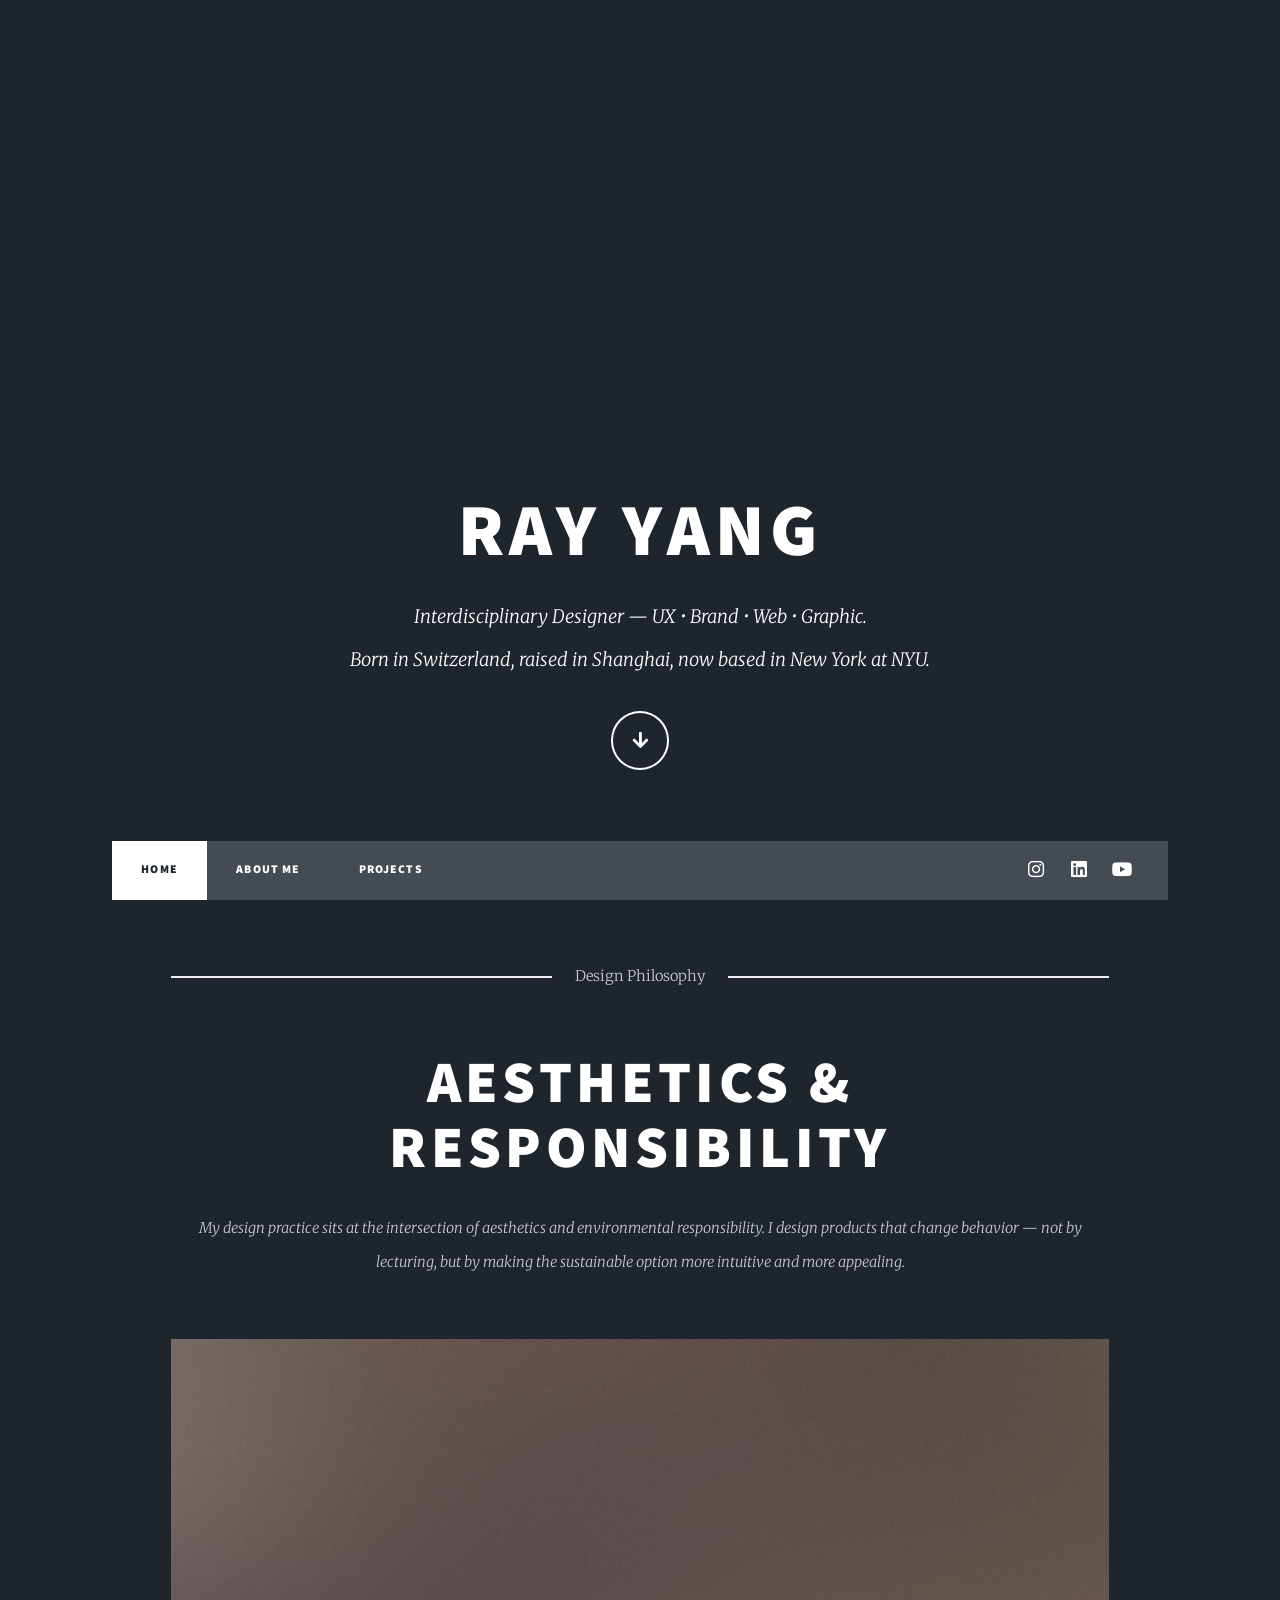
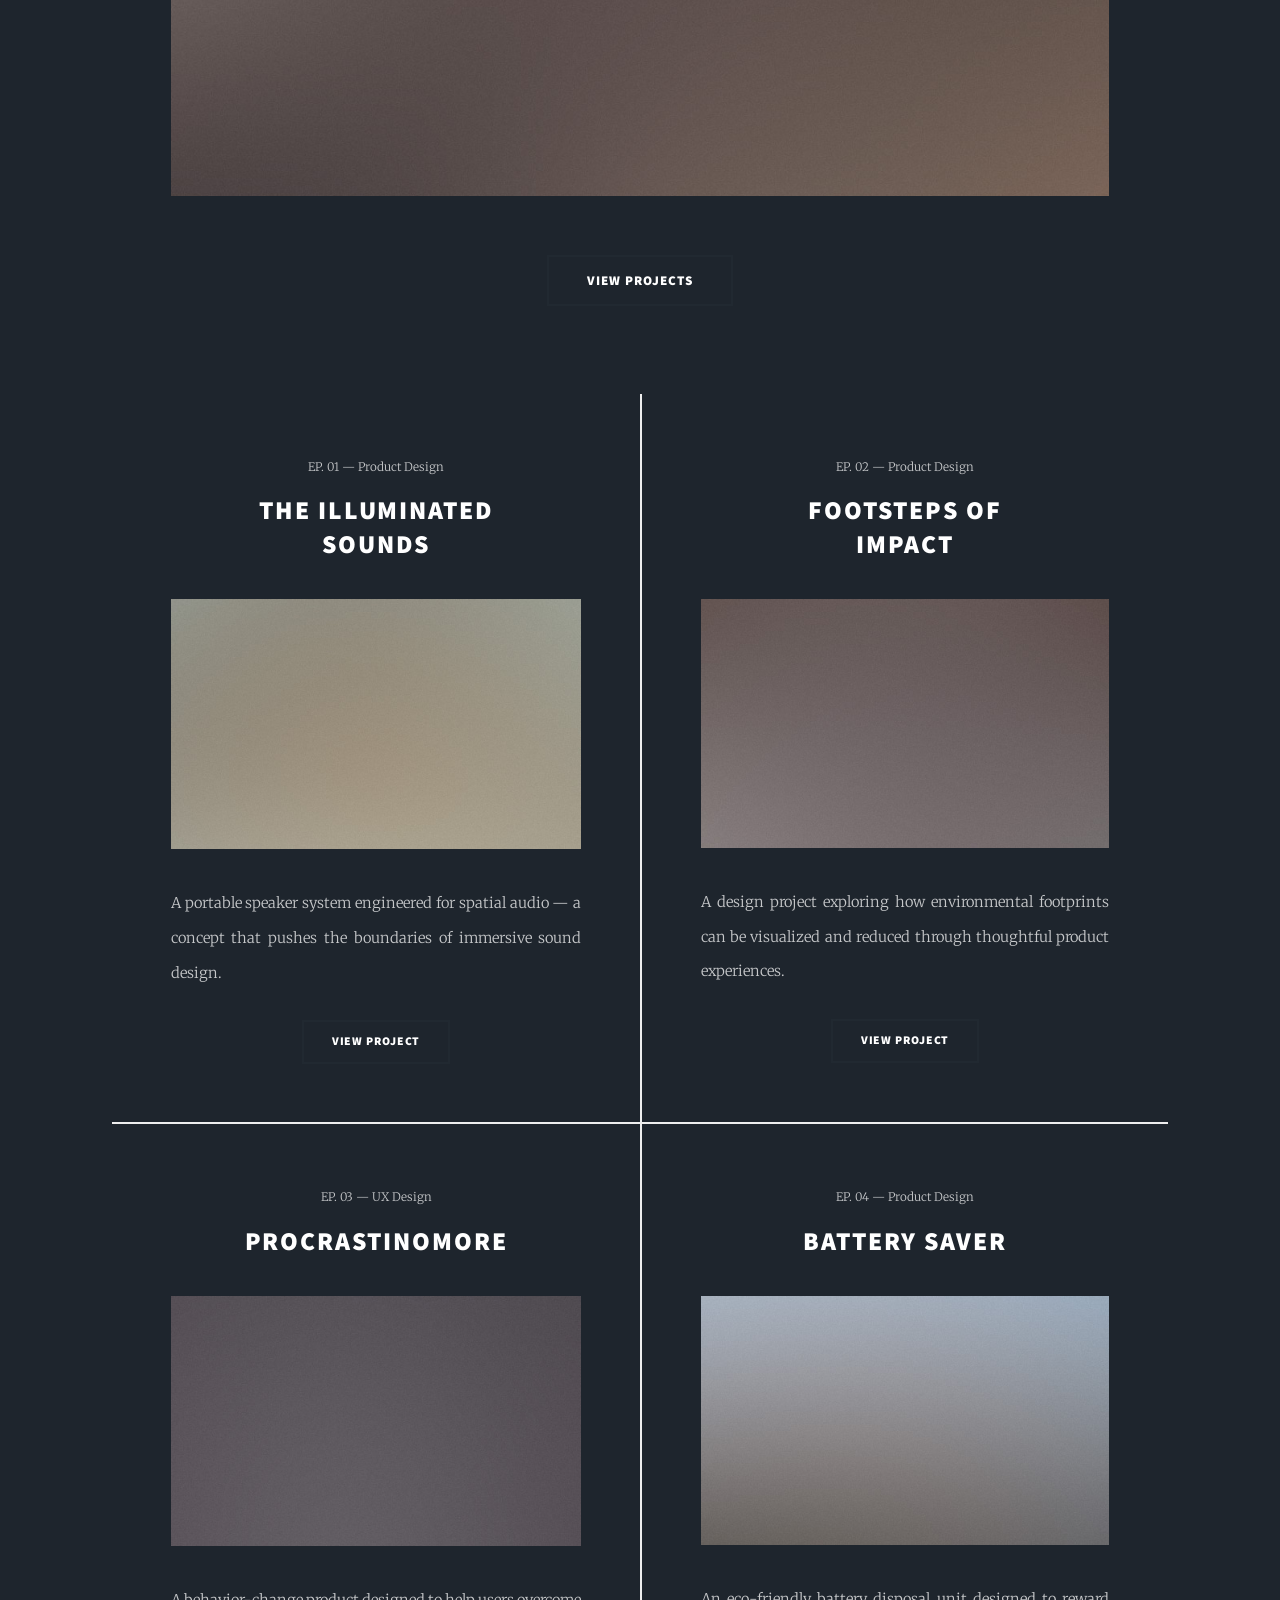
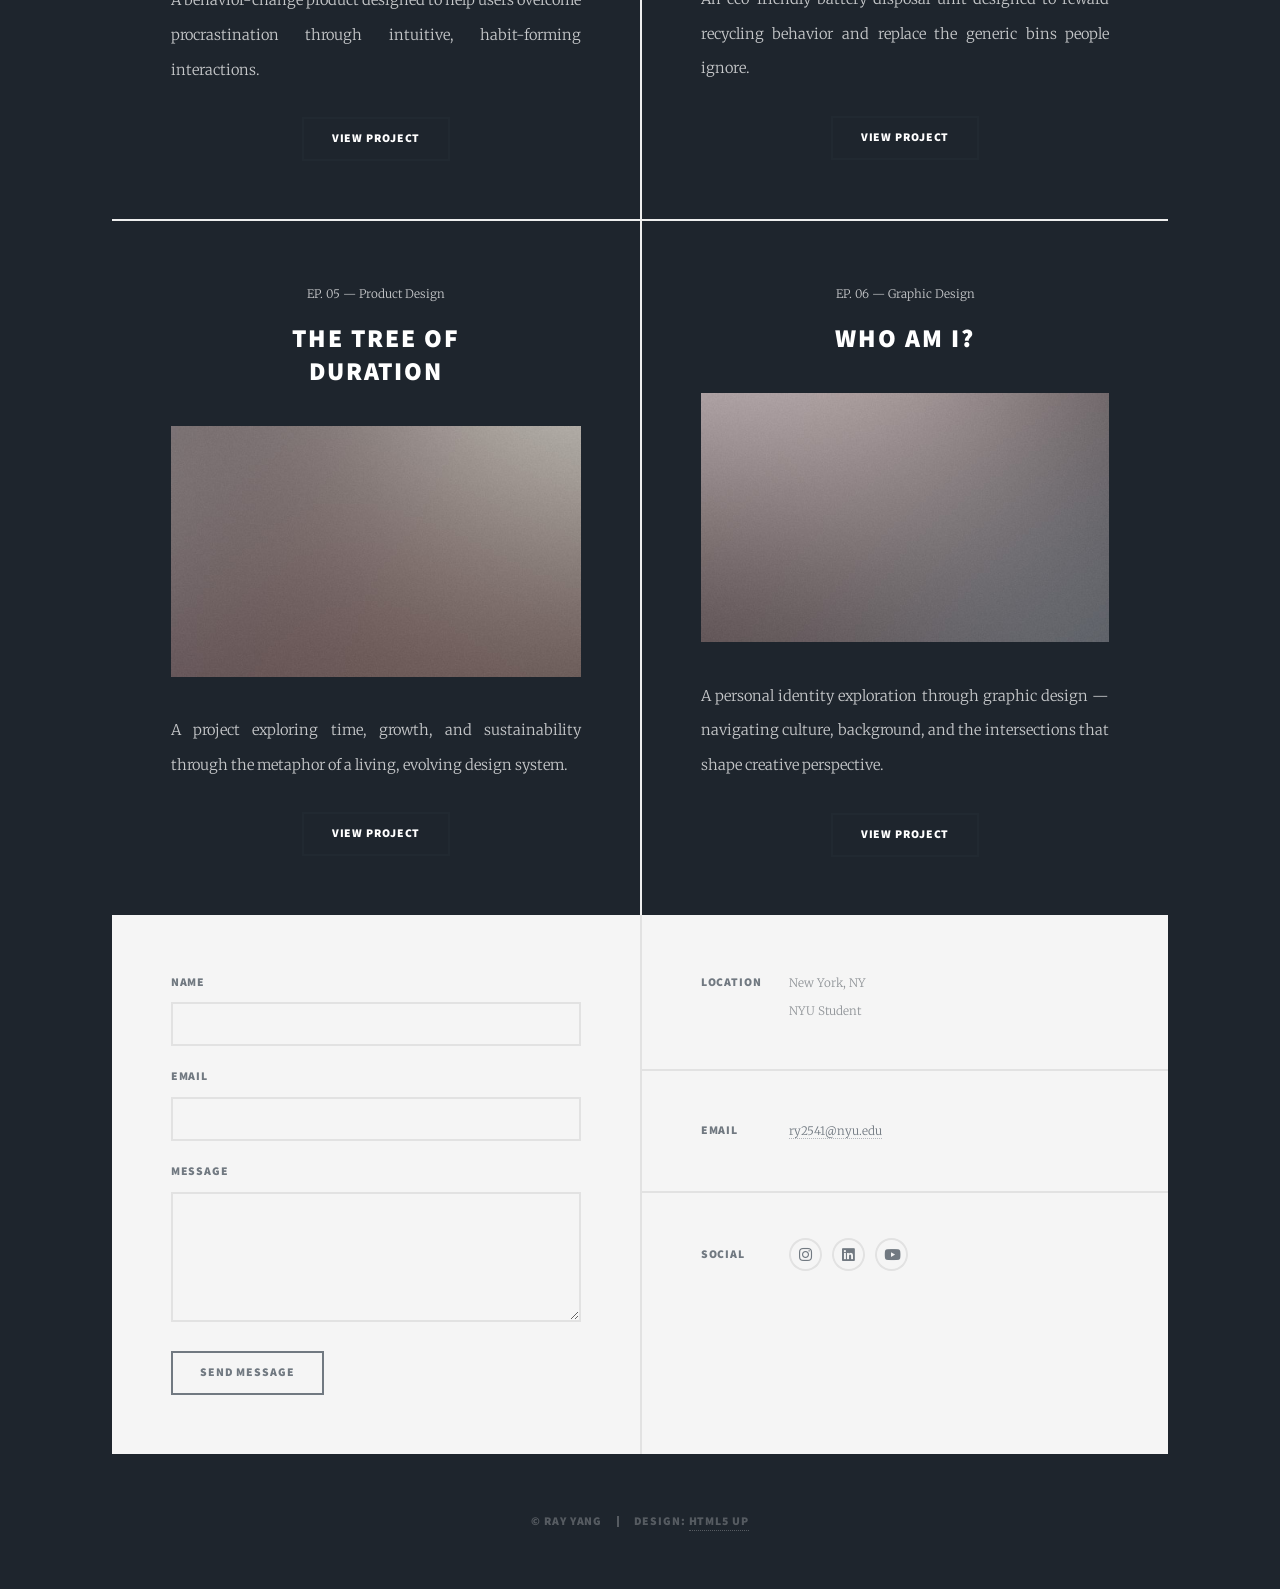
<file: PortWebsite/index.html>
<!DOCTYPE HTML>
<!--
	Massively by HTML5 UP
	html5up.net | @ajlkn
	Free for personal and commercial use under the CCA 3.0 license (html5up.net/license)
-->
<html>
	<head>
		<title>Ray Yang | Interdisciplinary Designer</title>
		<meta charset="utf-8" />
		<meta name="viewport" content="width=device-width, initial-scale=1, user-scalable=no" />
		<link rel="stylesheet" href="assets/css/main.css" />
		<link rel="stylesheet" href="assets/css/custom.css?v=4" />
		<noscript><link rel="stylesheet" href="assets/css/noscript.css" /></noscript>
	</head>
	<body class="is-preload">

		<!-- Wrapper -->
			<div id="wrapper" class="fade-in">

				<!-- Intro -->
					<div id="intro">
						<h1>Ray Yang</h1>
						<p>Interdisciplinary Designer &mdash; UX &bull; Brand &bull; Web &bull; Graphic.<br />
						Born in Switzerland, raised in Shanghai, now based in New York at NYU.</p>
						<ul class="actions">
							<li><a href="#header" class="button icon solid solo fa-arrow-down scrolly">Continue</a></li>
						</ul>
					</div>

				<!-- Header -->
					<header id="header">
						<a href="index.html" class="logo">Ray Yang</a>
					</header>

				<!-- Nav -->
					<nav id="nav">
						<ul class="links">
							<li class="active"><a href="index.html">Home</a></li>
							<li><a href="generic.html">About Me</a></li>
							<li><a href="elements.html">Projects</a></li>
						</ul>
						<ul class="icons">
							<li><a href="https://www.instagram.com/rayyang7/" class="icon brands fa-instagram"><span class="label">Instagram</span></a></li>
							<li><a href="https://www.linkedin.com/in/rayyang26/" class="icon brands fa-linkedin"><span class="label">LinkedIn</span></a></li>
							<li><a href="https://www.youtube.com/@Rayyang26" class="icon brands fa-youtube"><span class="label">YouTube</span></a></li>
						</ul>
					</nav>

				<!-- Main -->
					<div id="main">

						<!-- Featured Post -->
							<article class="post featured">
								<header class="major">
									<span class="date">Design Philosophy</span>
									<h2><a href="elements.html">Aesthetics &amp;<br />
									Responsibility</a></h2>
									<p>My design practice sits at the intersection of aesthetics and environmental responsibility. I design products that change behavior &mdash; not by lecturing, but by making the sustainable option more intuitive and more appealing.</p>
								</header>
								<a href="elements.html" class="image main"><img src="images/pic01.jpg" alt="Ray Yang design work" /></a>
								<ul class="actions special">
									<li><a href="elements.html" class="button large">View Projects</a></li>
								</ul>
							</article>

						<!-- Posts -->
							<section class="posts">
								<article>
									<header>
										<span class="date">EP. 01 &mdash; Product Design</span>
										<h2><a href="project-01-illuminated-sounds.html">The Illuminated<br />
										Sounds</a></h2>
									</header>
									<a href="project-01-illuminated-sounds.html" class="image fit"><img src="images/pic02.jpg" alt="The Illuminated Sounds" /></a>
									<p>A portable speaker system engineered for spatial audio &mdash; a concept that pushes the boundaries of immersive sound design.</p>
									<ul class="actions special">
										<li><a href="project-01-illuminated-sounds.html" class="button">View Project</a></li>
									</ul>
								</article>
								<article>
									<header>
										<span class="date">EP. 02 &mdash; Product Design</span>
										<h2><a href="project-02-footsteps-of-impact.html">Footsteps of<br />
										Impact</a></h2>
									</header>
									<a href="project-02-footsteps-of-impact.html" class="image fit"><img src="images/pic03.jpg" alt="Footsteps of Impact" /></a>
									<p>A design project exploring how environmental footprints can be visualized and reduced through thoughtful product experiences.</p>
									<ul class="actions special">
										<li><a href="project-02-footsteps-of-impact.html" class="button">View Project</a></li>
									</ul>
								</article>
								<article>
									<header>
										<span class="date">EP. 03 &mdash; UX Design</span>
										<h2><a href="project-03-procrastinomore.html">ProcrastiNoMore</a></h2>
									</header>
									<a href="project-03-procrastinomore.html" class="image fit"><img src="images/pic04.jpg" alt="ProcrastiNoMore" /></a>
									<p>A behavior-change product designed to help users overcome procrastination through intuitive, habit-forming interactions.</p>
									<ul class="actions special">
										<li><a href="project-03-procrastinomore.html" class="button">View Project</a></li>
									</ul>
								</article>
								<article>
									<header>
										<span class="date">EP. 04 &mdash; Product Design</span>
										<h2><a href="project-04-battery-saver.html">Battery Saver</a></h2>
									</header>
									<a href="project-04-battery-saver.html" class="image fit"><img src="images/pic05.jpg" alt="Battery Saver" /></a>
									<p>An eco-friendly battery disposal unit designed to reward recycling behavior and replace the generic bins people ignore.</p>
									<ul class="actions special">
										<li><a href="project-04-battery-saver.html" class="button">View Project</a></li>
									</ul>
								</article>
								<article>
									<header>
										<span class="date">EP. 05 &mdash; Product Design</span>
										<h2><a href="project-05-tree-of-duration.html">The Tree of<br />
										Duration</a></h2>
									</header>
									<a href="project-05-tree-of-duration.html" class="image fit"><img src="images/pic06.jpg" alt="The Tree of Duration" /></a>
									<p>A project exploring time, growth, and sustainability through the metaphor of a living, evolving design system.</p>
									<ul class="actions special">
										<li><a href="project-05-tree-of-duration.html" class="button">View Project</a></li>
									</ul>
								</article>
								<article>
									<header>
										<span class="date">EP. 06 &mdash; Graphic Design</span>
										<h2><a href="project-06-who-am-i.html">Who Am I?</a></h2>
									</header>
									<a href="project-06-who-am-i.html" class="image fit"><img src="images/pic07.jpg" alt="Who Am I?" /></a>
									<p>A personal identity exploration through graphic design &mdash; navigating culture, background, and the intersections that shape creative perspective.</p>
									<ul class="actions special">
										<li><a href="project-06-who-am-i.html" class="button">View Project</a></li>
									</ul>
								</article>
							</section>

					</div>

				<!-- Footer -->
					<footer id="footer">
						<section>
							<form method="post" action="#">
								<div class="fields">
									<div class="field">
										<label for="name">Name</label>
										<input type="text" name="name" id="name" />
									</div>
									<div class="field">
										<label for="email">Email</label>
										<input type="text" name="email" id="email" />
									</div>
									<div class="field">
										<label for="message">Message</label>
										<textarea name="message" id="message" rows="3"></textarea>
									</div>
								</div>
								<ul class="actions">
									<li><input type="submit" value="Send Message" /></li>
								</ul>
							</form>
						</section>
						<section class="split contact">
							<section class="alt">
								<h3>Location</h3>
								<p>New York, NY<br />
								NYU Student</p>
							</section>
							<section>
								<h3>Email</h3>
								<p><a href="mailto:ry2541@nyu.edu">ry2541@nyu.edu</a></p>
							</section>
							<section>
								<h3>Social</h3>
								<ul class="icons alt">
									<li><a href="https://www.instagram.com/rayyang7/" class="icon brands alt fa-instagram"><span class="label">Instagram</span></a></li>
									<li><a href="https://www.linkedin.com/in/rayyang26/" class="icon brands alt fa-linkedin"><span class="label">LinkedIn</span></a></li>
									<li><a href="https://www.youtube.com/@Rayyang26" class="icon brands alt fa-youtube"><span class="label">YouTube</span></a></li>
								</ul>
							</section>
						</section>
					</footer>

				<!-- Copyright -->
					<div id="copyright">
						<ul><li>&copy; Ray Yang</li><li>Design: <a href="https://html5up.net">HTML5 UP</a></li></ul>
					</div>

			</div>

		<!-- Scripts -->
			<script src="assets/js/jquery.min.js"></script>
			<script src="assets/js/jquery.scrollex.min.js"></script>
			<script src="assets/js/jquery.scrolly.min.js"></script>
			<script src="assets/js/browser.min.js"></script>
			<script src="assets/js/breakpoints.min.js"></script>
			<script src="assets/js/util.js"></script>
			<script src="assets/js/main.js"></script>

	</body>
</html>
</file>
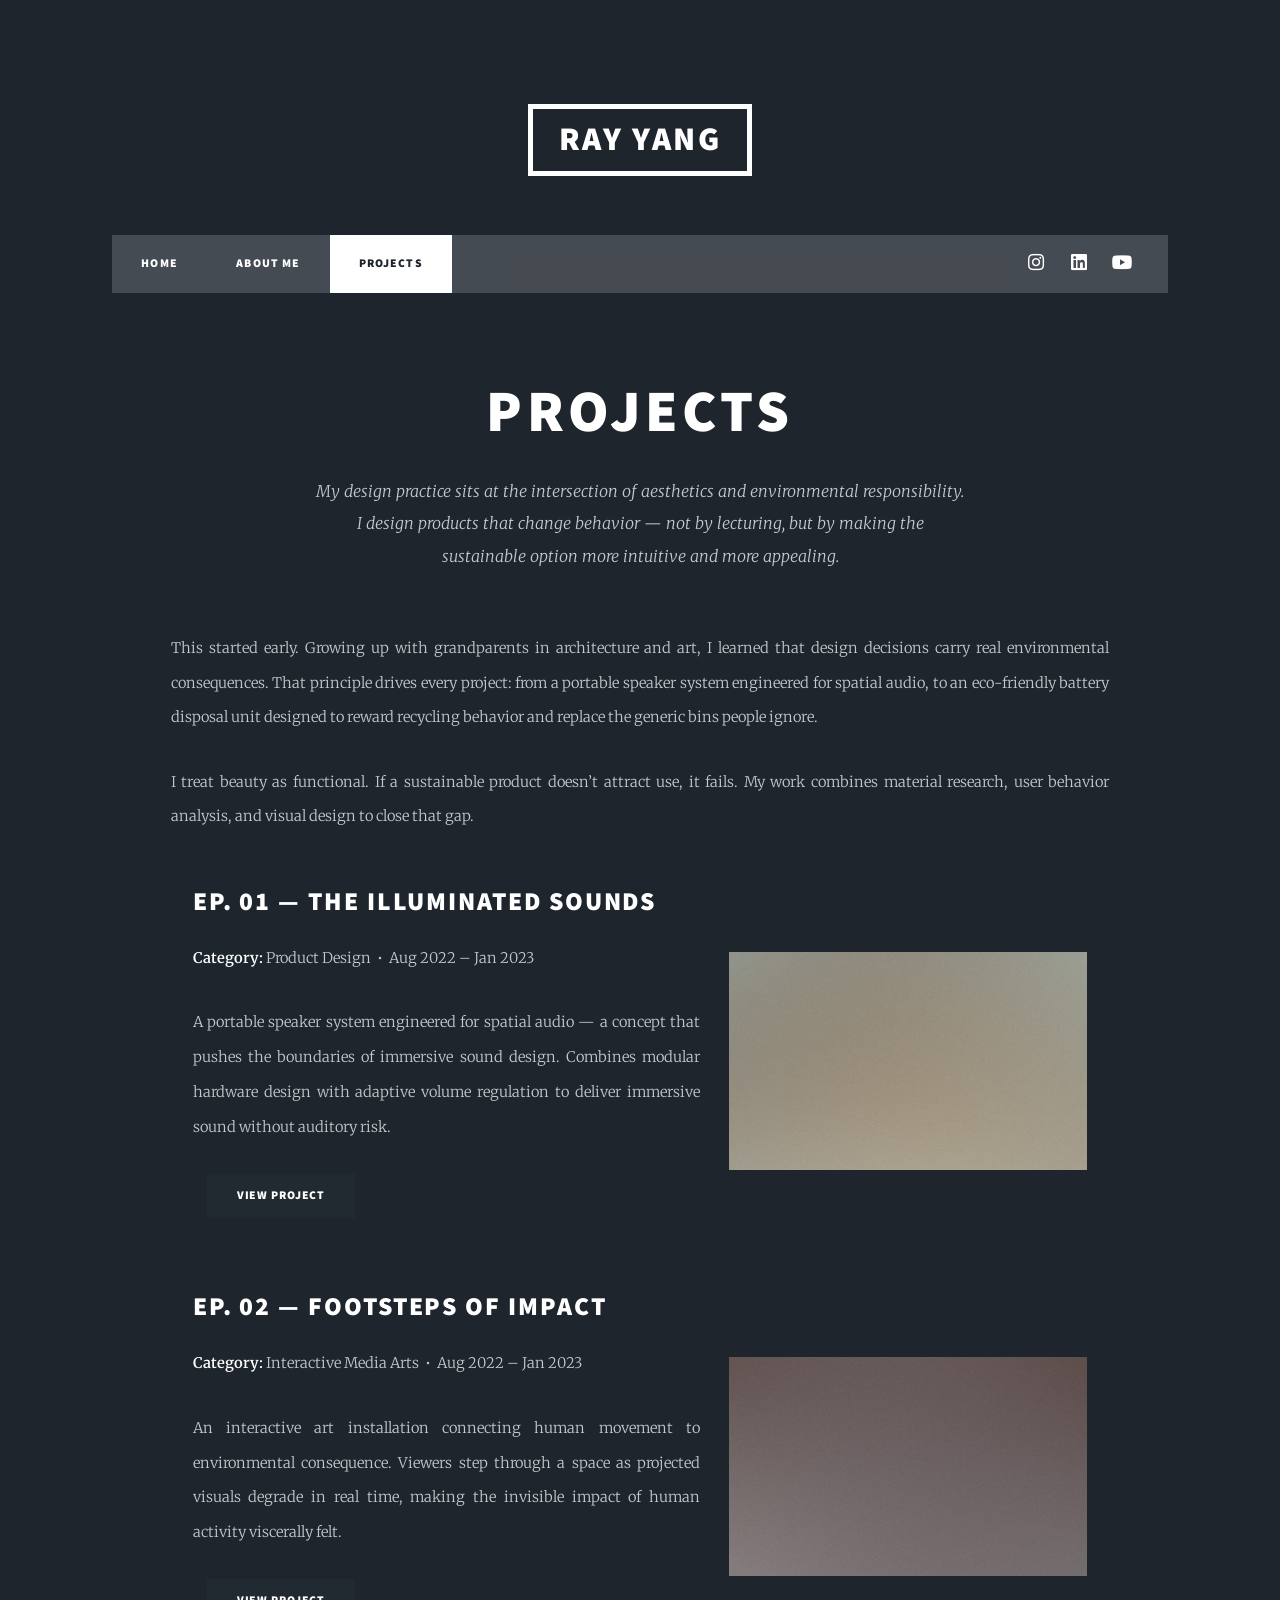
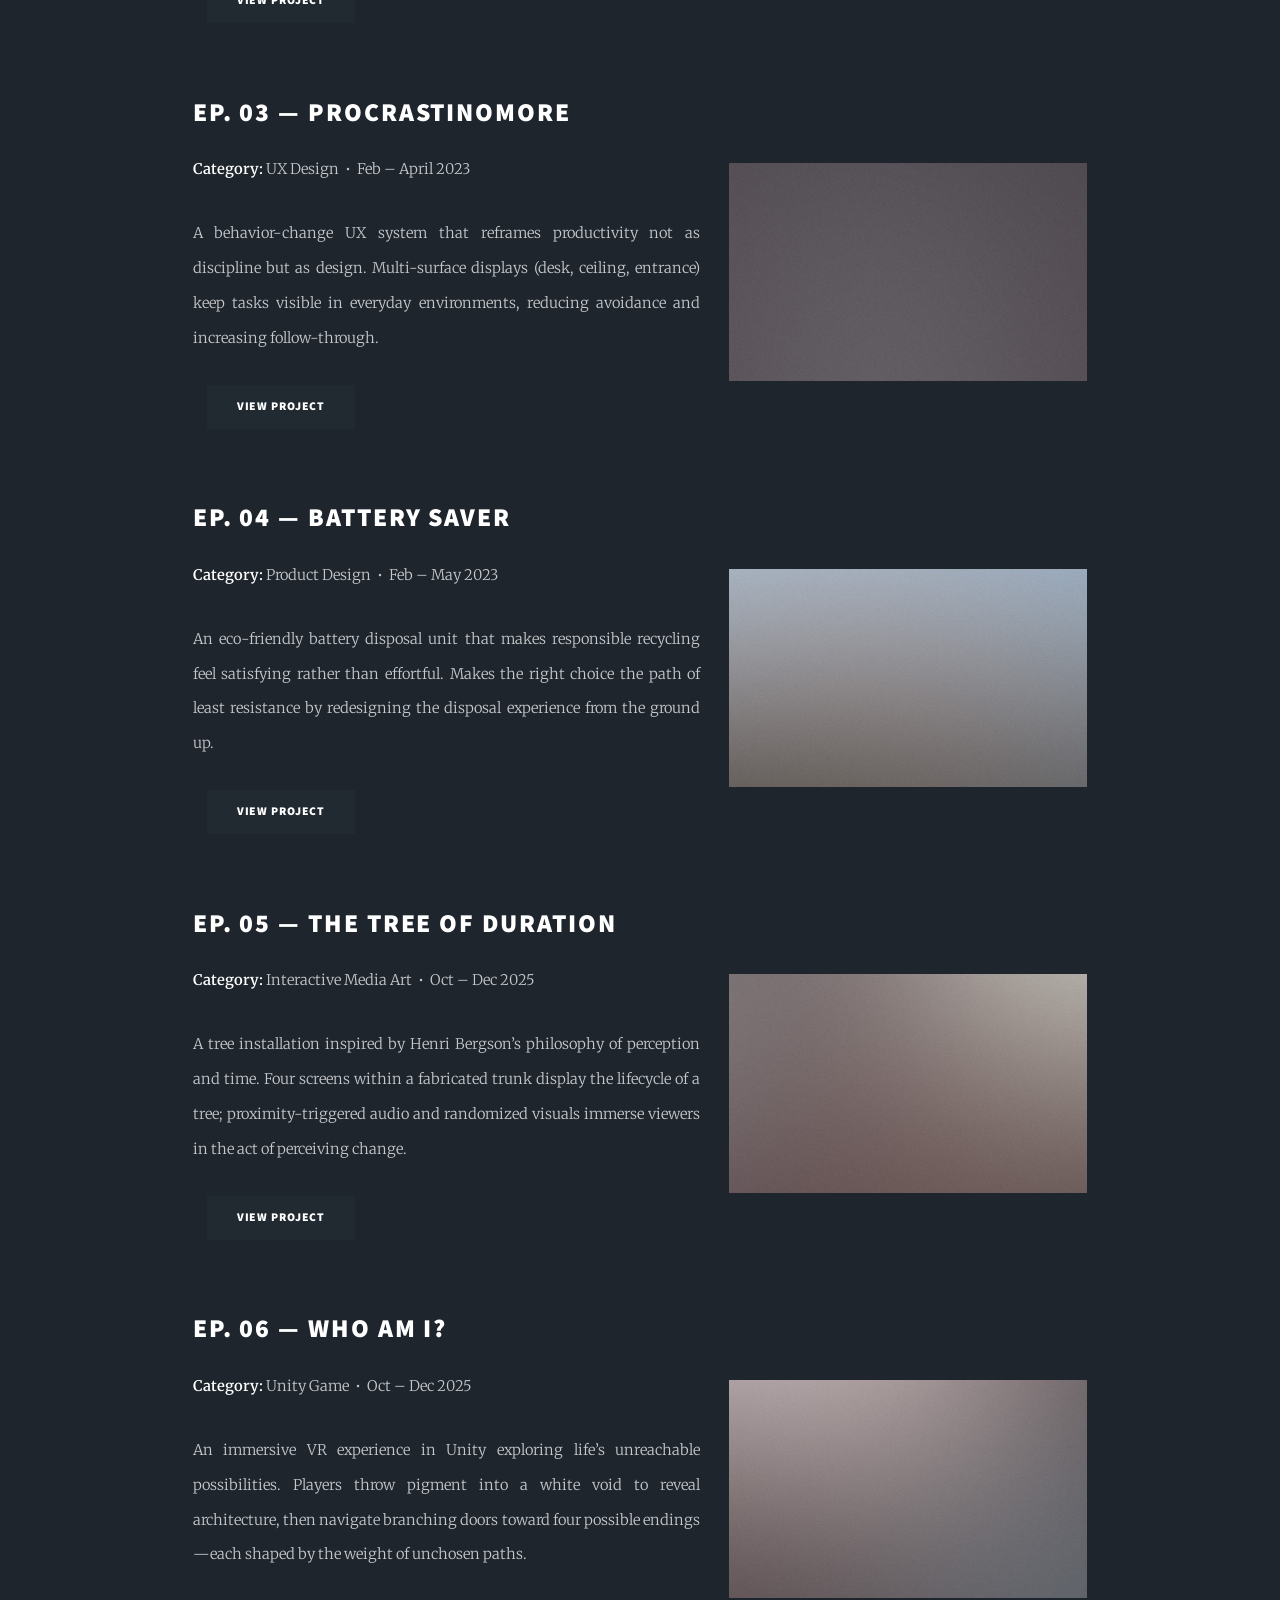
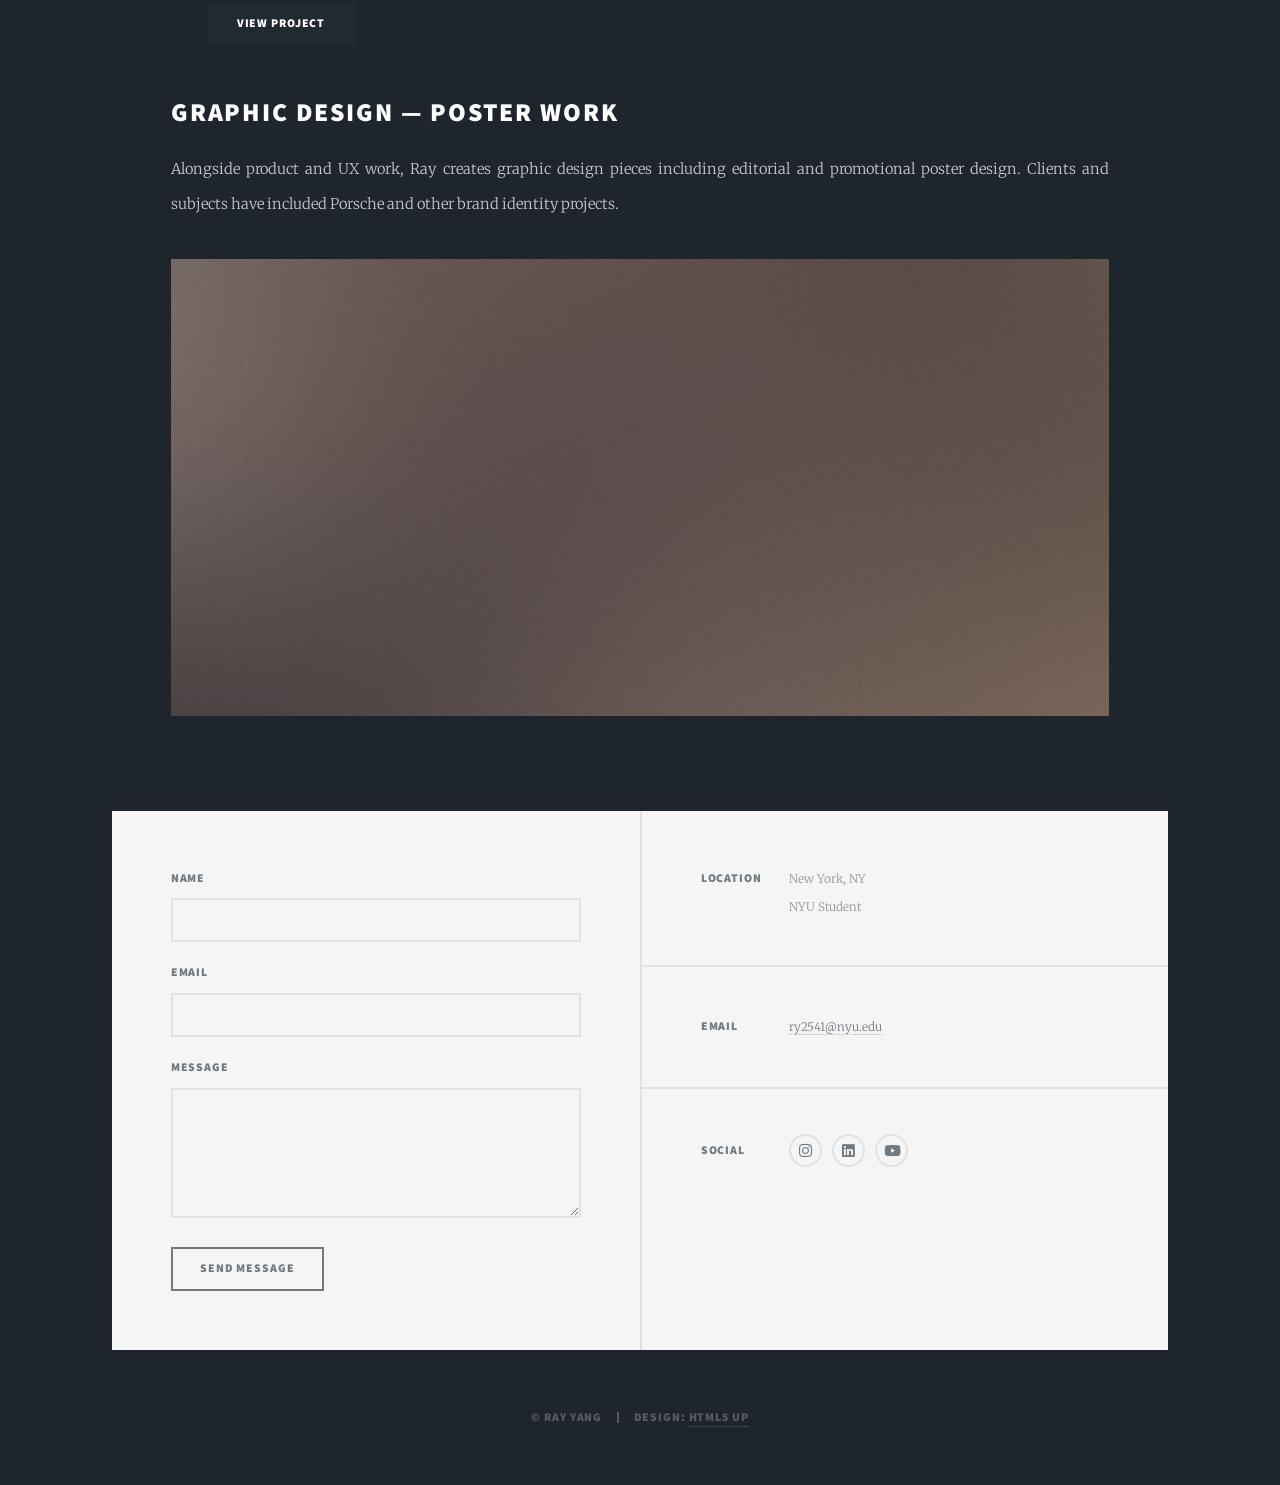
<file: PortWebsite/elements.html>
<!DOCTYPE HTML>
<!--
	Massively by HTML5 UP
	html5up.net | @ajlkn
	Free for personal and commercial use under the CCA 3.0 license (html5up.net/license)
-->
<html>
	<head>
		<title>Projects | Ray Yang</title>
		<meta charset="utf-8" />
		<meta name="viewport" content="width=device-width, initial-scale=1, user-scalable=no" />
		<link rel="stylesheet" href="assets/css/main.css" />
		<link rel="stylesheet" href="assets/css/custom.css?v=4" />
		<noscript><link rel="stylesheet" href="assets/css/noscript.css" /></noscript>
	</head>
	<body class="is-preload">

		<!-- Wrapper -->
			<div id="wrapper">

				<!-- Header -->
					<header id="header">
						<a href="index.html" class="logo">Ray Yang</a>
					</header>

				<!-- Nav -->
					<nav id="nav">
						<ul class="links">
							<li><a href="index.html">Home</a></li>
							<li><a href="generic.html">About Me</a></li>
							<li class="active"><a href="elements.html">Projects</a></li>
						</ul>
						<ul class="icons">
							<li><a href="https://www.instagram.com/rayyang7/" class="icon brands fa-instagram"><span class="label">Instagram</span></a></li>
							<li><a href="https://www.linkedin.com/in/rayyang26/" class="icon brands fa-linkedin"><span class="label">LinkedIn</span></a></li>
							<li><a href="https://www.youtube.com/@Rayyang26" class="icon brands fa-youtube"><span class="label">YouTube</span></a></li>
						</ul>
					</nav>

				<!-- Main -->
					<div id="main">

						<!-- Post -->
							<section class="post">
								<header class="major">
									<h1>Projects</h1>
									<p>My design practice sits at the intersection of aesthetics and environmental responsibility.<br />
									I design products that change behavior &mdash; not by lecturing, but by making the<br />
									sustainable option more intuitive and more appealing.</p>
								</header>

								<p>This started early. Growing up with grandparents in architecture and art, I learned that design decisions carry real environmental consequences. That principle drives every project: from a portable speaker system engineered for spatial audio, to an eco-friendly battery disposal unit designed to reward recycling behavior and replace the generic bins people ignore.</p>
								<p>I treat beauty as functional. If a sustainable product doesn&rsquo;t attract use, it fails. My work combines material research, user behavior analysis, and visual design to close that gap.</p>

								

								<!-- Project 01 -->
								<div class="box">
									<h2>EP. 01 &mdash; The Illuminated Sounds</h2>
									<span class="image right"><img src="images/pic02.jpg" alt="The Illuminated Sounds" /></span>
									<p><strong>Category:</strong> Product Design &nbsp;&bull;&nbsp; Aug 2022 &ndash; Jan 2023</p>
									<p>A portable speaker system engineered for spatial audio &mdash; a concept that pushes the boundaries of immersive sound design. Combines modular hardware design with adaptive volume regulation to deliver immersive sound without auditory risk.</p>
									<ul class="actions">
										<li><a href="project-01-illuminated-sounds.html" class="button primary">View Project</a></li>
									</ul>
								</div>

								

								<!-- Project 02 -->
								<div class="box">
									<h2>EP. 02 &mdash; Footsteps of Impact</h2>
									<span class="image right"><img src="images/pic03.jpg" alt="Footsteps of Impact" /></span>
									<p><strong>Category:</strong> Interactive Media Arts &nbsp;&bull;&nbsp; Aug 2022 &ndash; Jan 2023</p>
									<p>An interactive art installation connecting human movement to environmental consequence. Viewers step through a space as projected visuals degrade in real time, making the invisible impact of human activity viscerally felt.</p>
									<ul class="actions">
										<li><a href="project-02-footsteps-of-impact.html" class="button primary">View Project</a></li>
									</ul>
								</div>

								

								<!-- Project 03 -->
								<div class="box">
									<h2>EP. 03 &mdash; ProcrastiNoMore</h2>
									<span class="image right"><img src="images/pic04.jpg" alt="ProcrastiNoMore" /></span>
									<p><strong>Category:</strong> UX Design &nbsp;&bull;&nbsp; Feb &ndash; April 2023</p>
									<p>A behavior-change UX system that reframes productivity not as discipline but as design. Multi-surface displays (desk, ceiling, entrance) keep tasks visible in everyday environments, reducing avoidance and increasing follow-through.</p>
									<ul class="actions">
										<li><a href="project-03-procrastinomore.html" class="button primary">View Project</a></li>
									</ul>
								</div>

								

								<!-- Project 04 -->
								<div class="box">
									<h2>EP. 04 &mdash; Battery Saver</h2>
									<span class="image right"><img src="images/pic05.jpg" alt="Battery Saver" /></span>
									<p><strong>Category:</strong> Product Design &nbsp;&bull;&nbsp; Feb &ndash; May 2023</p>
									<p>An eco-friendly battery disposal unit that makes responsible recycling feel satisfying rather than effortful. Makes the right choice the path of least resistance by redesigning the disposal experience from the ground up.</p>
									<ul class="actions">
										<li><a href="project-04-battery-saver.html" class="button primary">View Project</a></li>
									</ul>
								</div>

								

								<!-- Project 05 -->
								<div class="box">
									<h2>EP. 05 &mdash; The Tree of Duration</h2>
									<span class="image right"><img src="images/pic06.jpg" alt="The Tree of Duration" /></span>
									<p><strong>Category:</strong> Interactive Media Art &nbsp;&bull;&nbsp; Oct &ndash; Dec 2025</p>
									<p>A tree installation inspired by Henri Bergson&rsquo;s philosophy of perception and time. Four screens within a fabricated trunk display the lifecycle of a tree; proximity-triggered audio and randomized visuals immerse viewers in the act of perceiving change.</p>
									<ul class="actions">
										<li><a href="project-05-tree-of-duration.html" class="button primary">View Project</a></li>
									</ul>
								</div>

								

								<!-- Project 06 -->
								<div class="box">
									<h2>EP. 06 &mdash; Who Am I?</h2>
									<span class="image right"><img src="images/pic07.jpg" alt="Who Am I?" /></span>
									<p><strong>Category:</strong> Unity Game &nbsp;&bull;&nbsp; Oct &ndash; Dec 2025</p>
									<p>An immersive VR experience in Unity exploring life&rsquo;s unreachable possibilities. Players throw pigment into a white void to reveal architecture, then navigate branching doors toward four possible endings&mdash;each shaped by the weight of unchosen paths.</p>
									<ul class="actions">
										<li><a href="project-06-who-am-i.html" class="button primary">View Project</a></li>
									</ul>
								</div>

								

								<!-- Poster Design -->
								<h2>Graphic Design &mdash; Poster Work</h2>
								<p>Alongside product and UX work, Ray creates graphic design pieces including editorial and promotional poster design. Clients and subjects have included Porsche and other brand identity projects.</p>
								<span class="image fit"><img src="images/pic01.jpg" alt="Poster Design Work" /></span>

							</section>

					</div>

				<!-- Footer -->
					<footer id="footer">
						<section>
							<form method="post" action="#">
								<div class="fields">
									<div class="field">
										<label for="name">Name</label>
										<input type="text" name="name" id="name" />
									</div>
									<div class="field">
										<label for="email">Email</label>
										<input type="text" name="email" id="email" />
									</div>
									<div class="field">
										<label for="message">Message</label>
										<textarea name="message" id="message" rows="3"></textarea>
									</div>
								</div>
								<ul class="actions">
									<li><input type="submit" value="Send Message" /></li>
								</ul>
							</form>
						</section>
						<section class="split contact">
							<section class="alt">
								<h3>Location</h3>
								<p>New York, NY<br />
								NYU Student</p>
							</section>
							<section>
								<h3>Email</h3>
								<p><a href="mailto:ry2541@nyu.edu">ry2541@nyu.edu</a></p>
							</section>
							<section>
								<h3>Social</h3>
								<ul class="icons alt">
									<li><a href="https://www.instagram.com/rayyang7/" class="icon brands alt fa-instagram"><span class="label">Instagram</span></a></li>
									<li><a href="https://www.linkedin.com/in/rayyang26/" class="icon brands alt fa-linkedin"><span class="label">LinkedIn</span></a></li>
									<li><a href="https://www.youtube.com/@Rayyang26" class="icon brands alt fa-youtube"><span class="label">YouTube</span></a></li>
								</ul>
							</section>
						</section>
					</footer>

				<!-- Copyright -->
					<div id="copyright">
						<ul><li>&copy; Ray Yang</li><li>Design: <a href="https://html5up.net">HTML5 UP</a></li></ul>
					</div>

			</div>

		<!-- Scripts -->
			<script src="assets/js/jquery.min.js"></script>
			<script src="assets/js/jquery.scrollex.min.js"></script>
			<script src="assets/js/jquery.scrolly.min.js"></script>
			<script src="assets/js/browser.min.js"></script>
			<script src="assets/js/breakpoints.min.js"></script>
			<script src="assets/js/util.js"></script>
			<script src="assets/js/main.js"></script>

	</body>
</html>
</file>
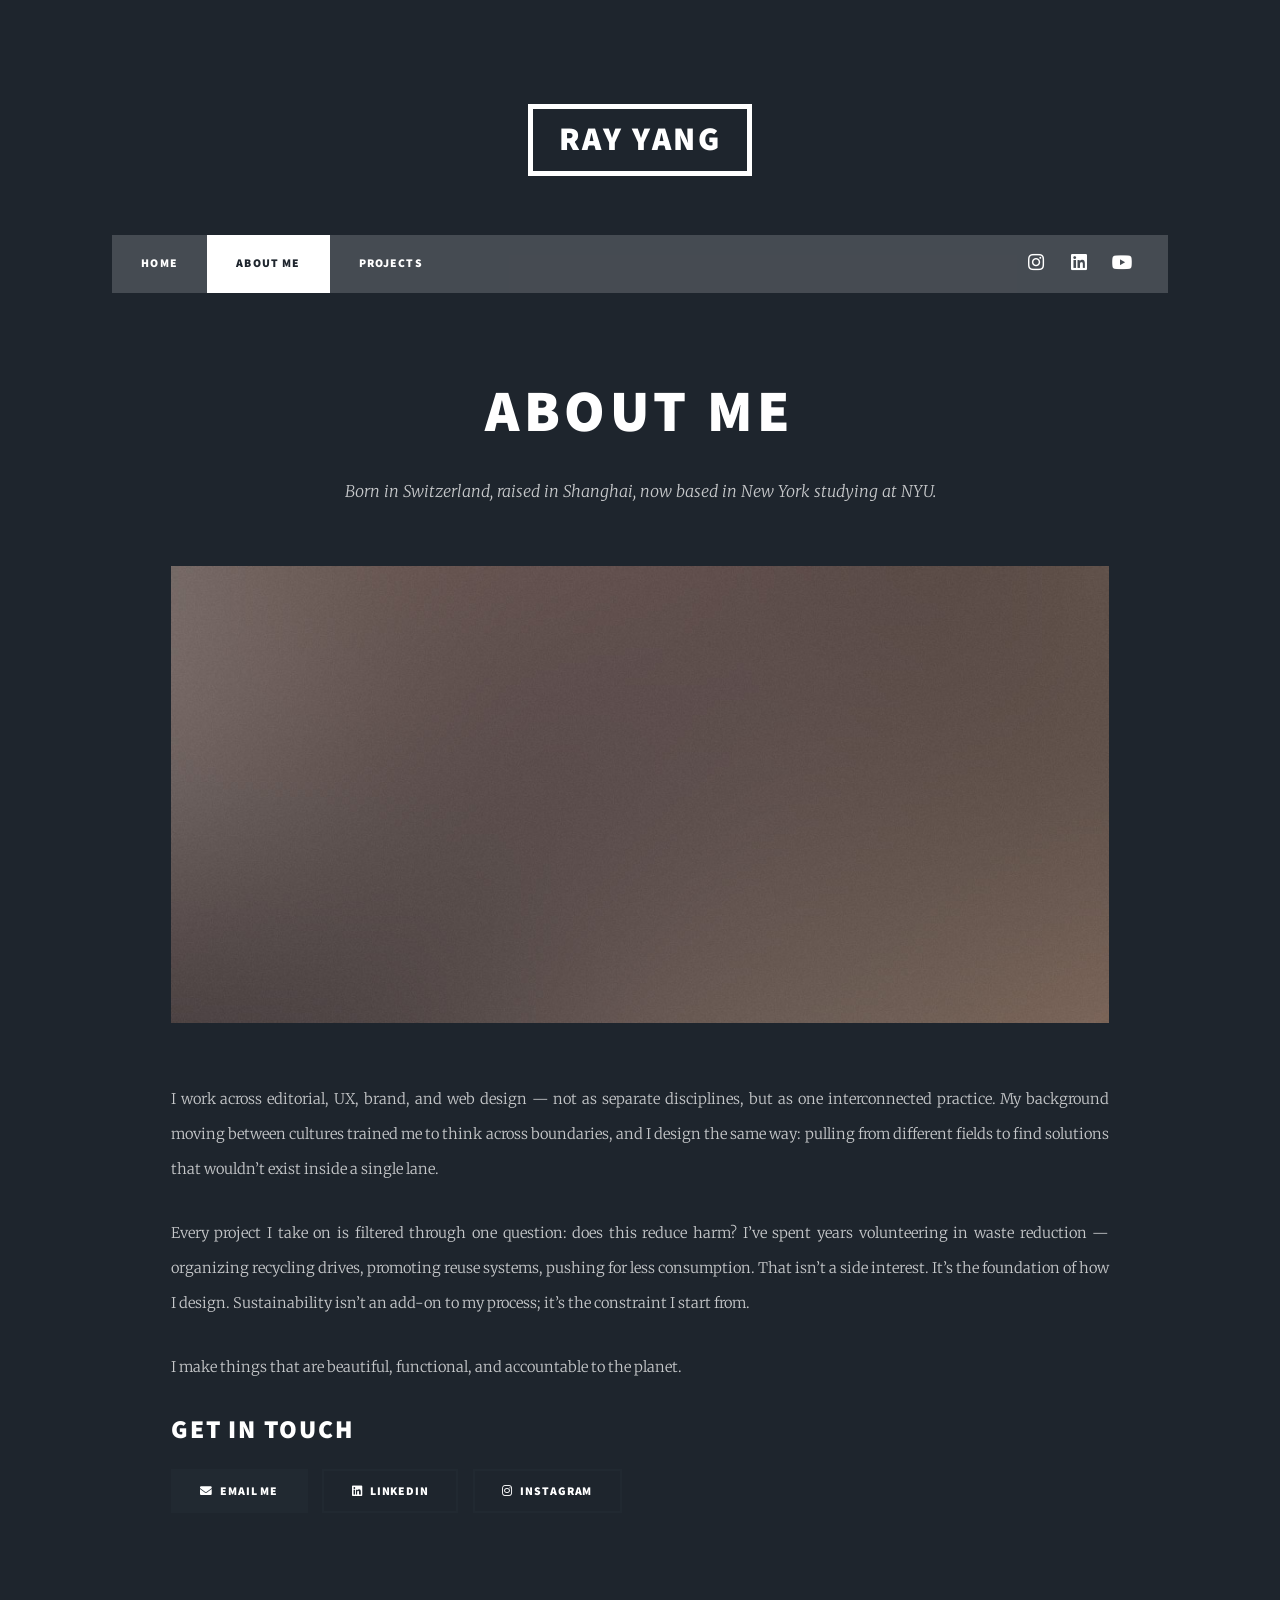
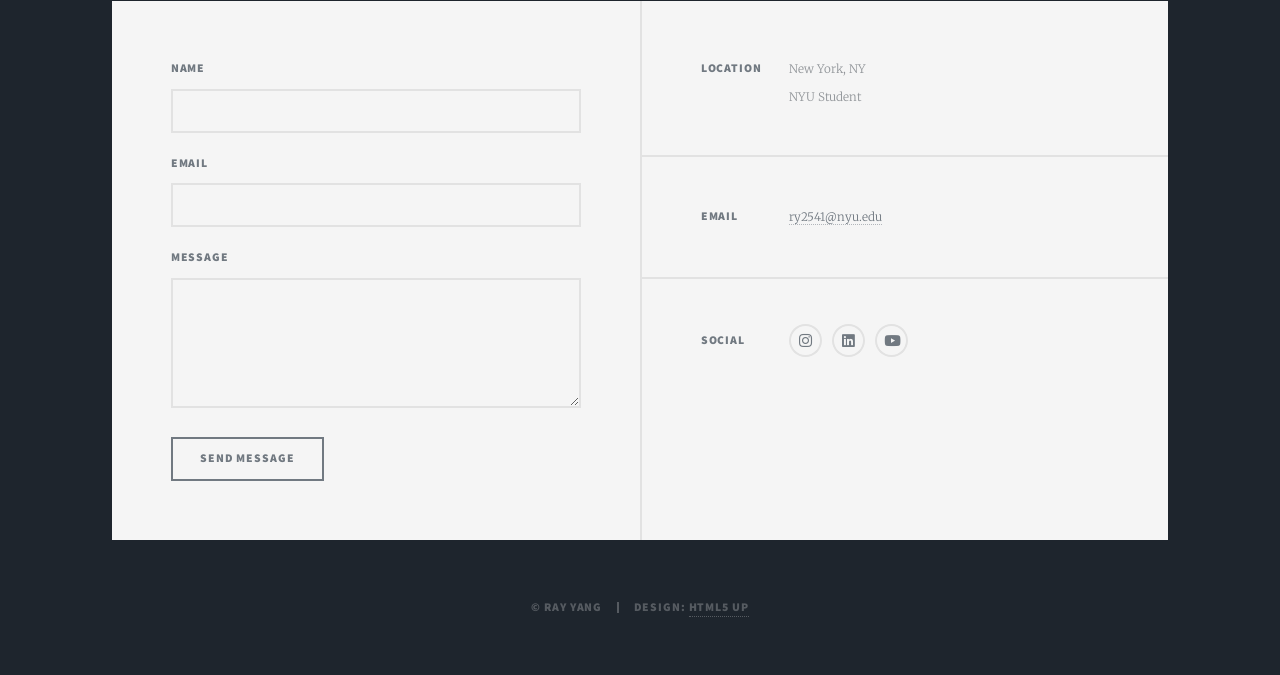
<file: PortWebsite/generic.html>
<!DOCTYPE HTML>
<!--
	Massively by HTML5 UP
	html5up.net | @ajlkn
	Free for personal and commercial use under the CCA 3.0 license (html5up.net/license)
-->
<html>
	<head>
		<title>About Me | Ray Yang</title>
		<meta charset="utf-8" />
		<meta name="viewport" content="width=device-width, initial-scale=1, user-scalable=no" />
		<link rel="stylesheet" href="assets/css/main.css" />
		<link rel="stylesheet" href="assets/css/custom.css?v=4" />
		<noscript><link rel="stylesheet" href="assets/css/noscript.css" /></noscript>
	</head>
	<body class="is-preload">

		<!-- Wrapper -->
			<div id="wrapper">

				<!-- Header -->
					<header id="header">
						<a href="index.html" class="logo">Ray Yang</a>
					</header>

				<!-- Nav -->
					<nav id="nav">
						<ul class="links">
							<li><a href="index.html">Home</a></li>
							<li class="active"><a href="generic.html">About Me</a></li>
							<li><a href="elements.html">Projects</a></li>
						</ul>
						<ul class="icons">
							<li><a href="https://www.instagram.com/rayyang7/" class="icon brands fa-instagram"><span class="label">Instagram</span></a></li>
							<li><a href="https://www.linkedin.com/in/rayyang26/" class="icon brands fa-linkedin"><span class="label">LinkedIn</span></a></li>
							<li><a href="https://www.youtube.com/@Rayyang26" class="icon brands fa-youtube"><span class="label">YouTube</span></a></li>
						</ul>
					</nav>

				<!-- Main -->
					<div id="main">

						<!-- Post -->
							<section class="post">
								<header class="major">
									<h1>About Me</h1>
									<p>Born in Switzerland, raised in Shanghai, now based in New York studying at NYU.</p>
								</header>
								<div class="image main"><img src="images/pic01.jpg" alt="Ray Yang" /></div>
								<p>I work across editorial, UX, brand, and web design &mdash; not as separate disciplines, but as one interconnected practice. My background moving between cultures trained me to think across boundaries, and I design the same way: pulling from different fields to find solutions that wouldn&rsquo;t exist inside a single lane.</p>
								<p>Every project I take on is filtered through one question: does this reduce harm? I&rsquo;ve spent years volunteering in waste reduction &mdash; organizing recycling drives, promoting reuse systems, pushing for less consumption. That isn&rsquo;t a side interest. It&rsquo;s the foundation of how I design. Sustainability isn&rsquo;t an add-on to my process; it&rsquo;s the constraint I start from.</p>
								<p>I make things that are beautiful, functional, and accountable to the planet.</p>
								
								<h2>Get in Touch</h2>
								<ul class="actions">
									<li><a href="mailto:ry2541@nyu.edu" class="button primary icon solid fa-envelope">Email Me</a></li>
									<li><a href="https://www.linkedin.com/in/rayyang26/" class="button icon brands fa-linkedin">LinkedIn</a></li>
									<li><a href="https://www.instagram.com/rayyang7/" class="button icon brands fa-instagram">Instagram</a></li>
								</ul>
							</section>

					</div>

				<!-- Footer -->
					<footer id="footer">
						<section>
							<form method="post" action="#">
								<div class="fields">
									<div class="field">
										<label for="name">Name</label>
										<input type="text" name="name" id="name" />
									</div>
									<div class="field">
										<label for="email">Email</label>
										<input type="text" name="email" id="email" />
									</div>
									<div class="field">
										<label for="message">Message</label>
										<textarea name="message" id="message" rows="3"></textarea>
									</div>
								</div>
								<ul class="actions">
									<li><input type="submit" value="Send Message" /></li>
								</ul>
							</form>
						</section>
						<section class="split contact">
							<section class="alt">
								<h3>Location</h3>
								<p>New York, NY<br />
								NYU Student</p>
							</section>
							<section>
								<h3>Email</h3>
								<p><a href="mailto:ry2541@nyu.edu">ry2541@nyu.edu</a></p>
							</section>
							<section>
								<h3>Social</h3>
								<ul class="icons alt">
									<li><a href="https://www.instagram.com/rayyang7/" class="icon brands alt fa-instagram"><span class="label">Instagram</span></a></li>
									<li><a href="https://www.linkedin.com/in/rayyang26/" class="icon brands alt fa-linkedin"><span class="label">LinkedIn</span></a></li>
									<li><a href="https://www.youtube.com/@Rayyang26" class="icon brands alt fa-youtube"><span class="label">YouTube</span></a></li>
								</ul>
							</section>
						</section>
					</footer>

				<!-- Copyright -->
					<div id="copyright">
						<ul><li>&copy; Ray Yang</li><li>Design: <a href="https://html5up.net">HTML5 UP</a></li></ul>
					</div>

			</div>

		<!-- Scripts -->
			<script src="assets/js/jquery.min.js"></script>
			<script src="assets/js/jquery.scrollex.min.js"></script>
			<script src="assets/js/jquery.scrolly.min.js"></script>
			<script src="assets/js/browser.min.js"></script>
			<script src="assets/js/breakpoints.min.js"></script>
			<script src="assets/js/util.js"></script>
			<script src="assets/js/main.js"></script>

	</body>
</html>
</file>
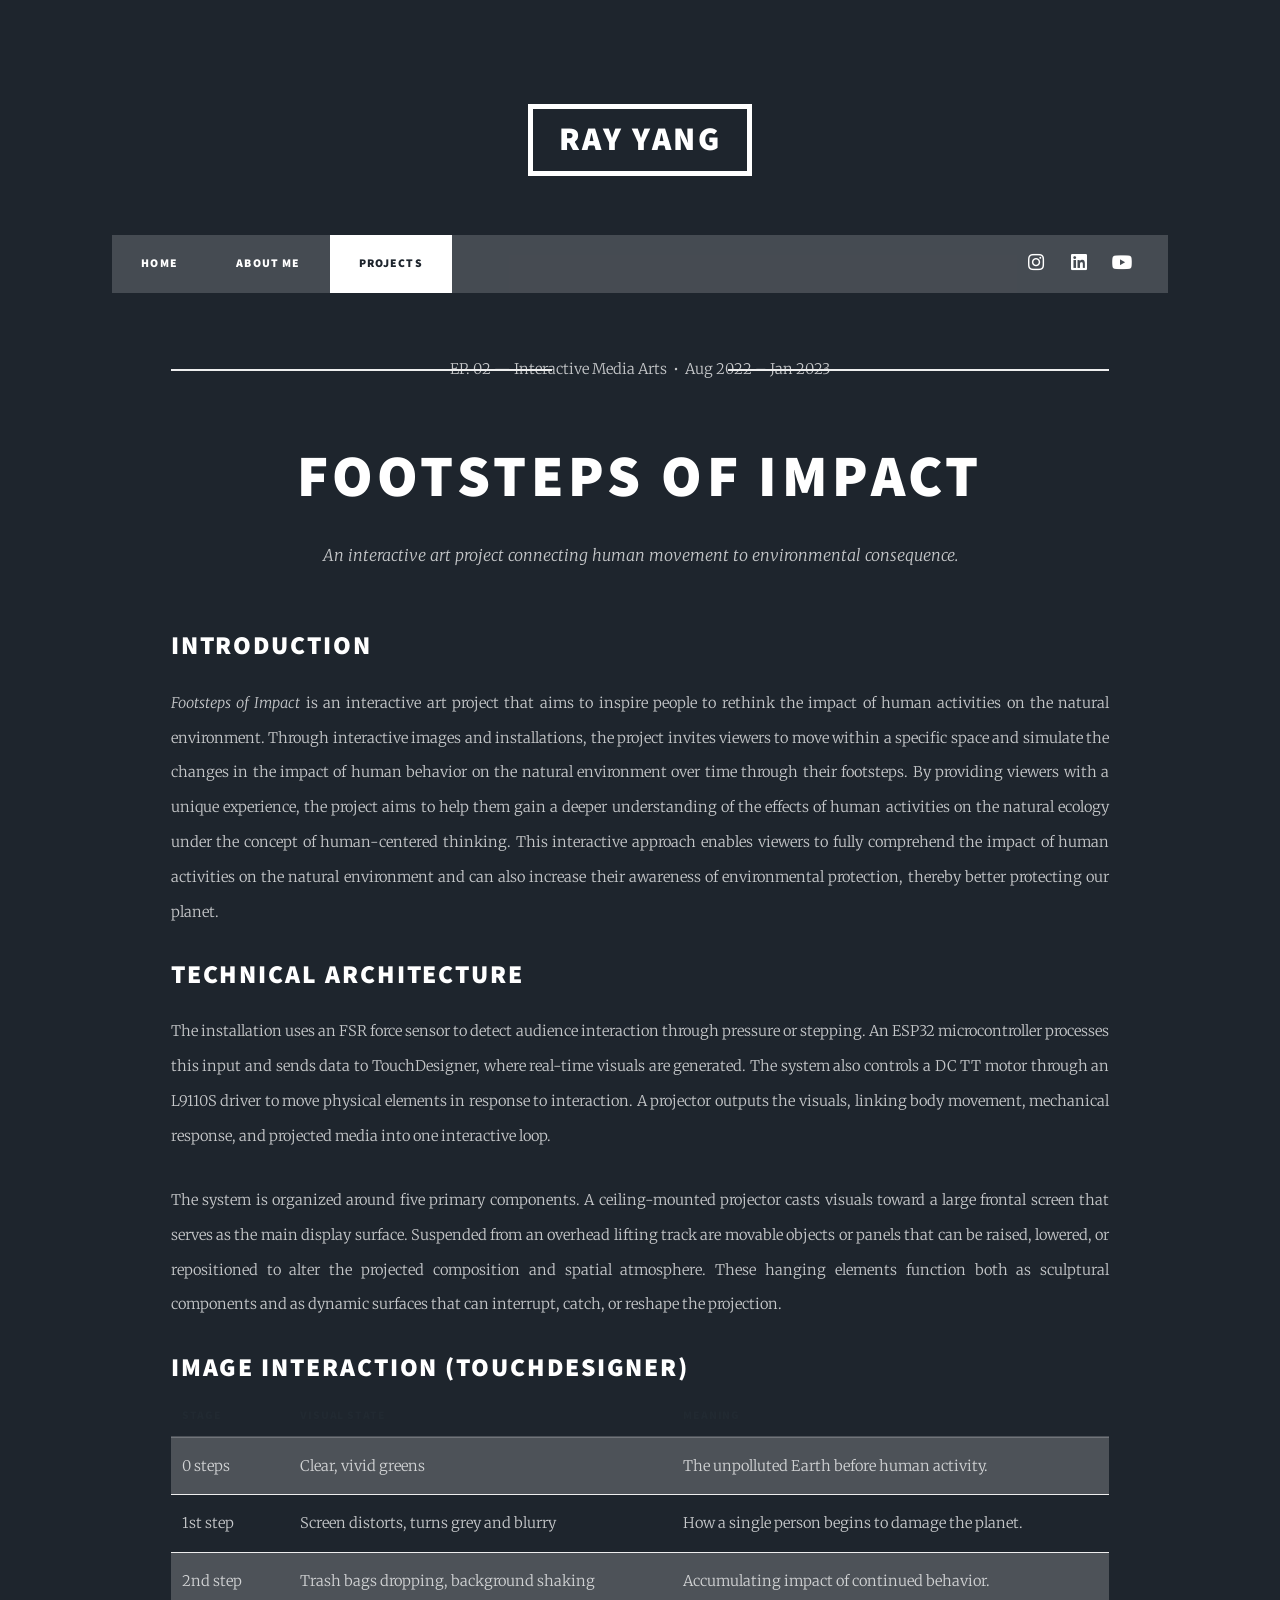
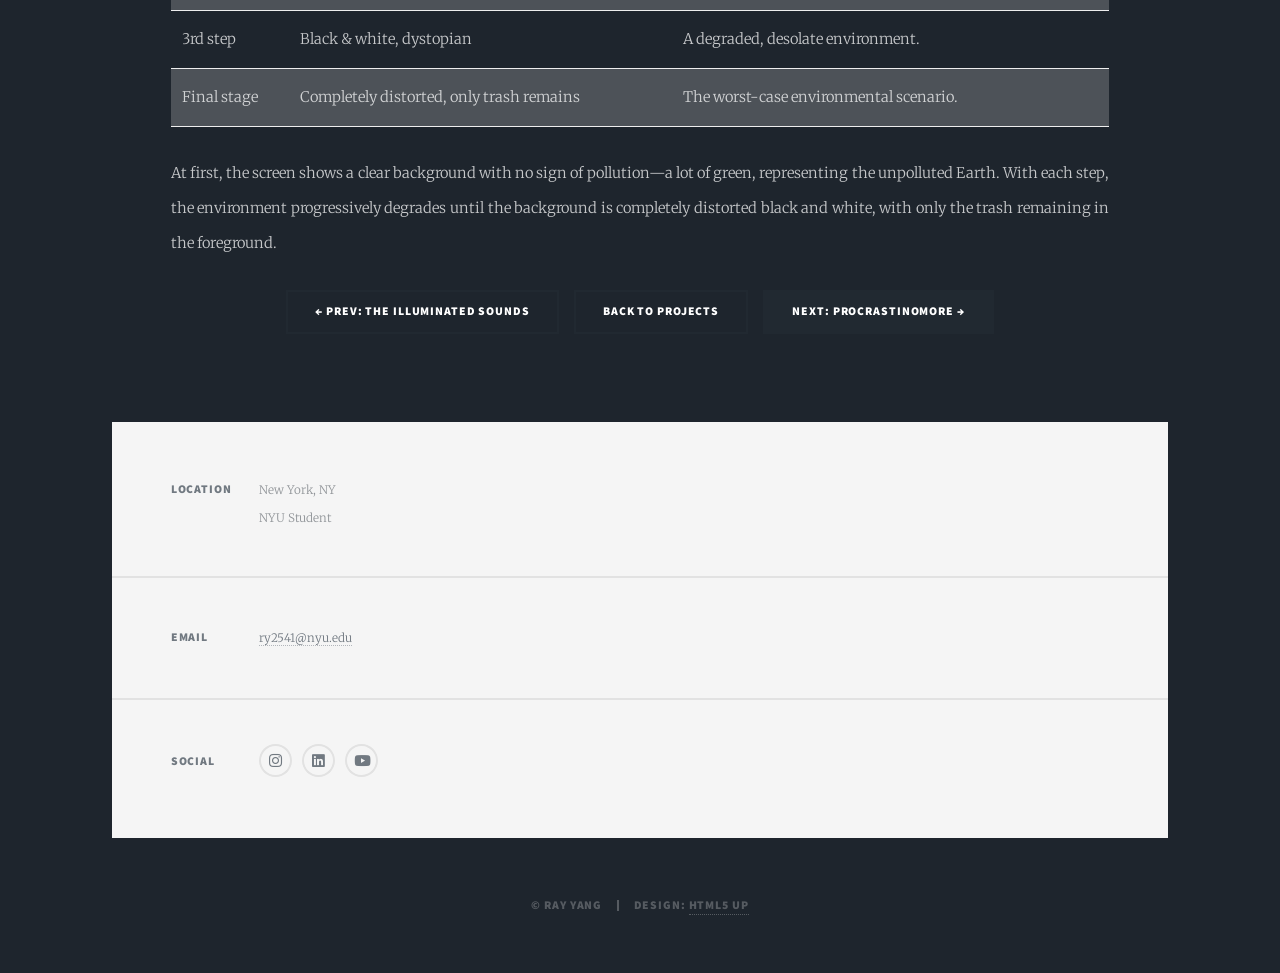
<file: PortWebsite/project-02-footsteps-of-impact.html>
<!DOCTYPE HTML>
<html>
	<head>
		<title>Footsteps of Impact | Ray Yang</title>
		<meta charset="utf-8" />
		<meta name="viewport" content="width=device-width, initial-scale=1, user-scalable=no" />
		<link rel="stylesheet" href="assets/css/main.css" />
		<link rel="stylesheet" href="assets/css/custom.css?v=4" />
		<noscript><link rel="stylesheet" href="assets/css/noscript.css" /></noscript>
	</head>
	<body class="is-preload">
		<div id="wrapper">

			<header id="header">
				<a href="index.html" class="logo">Ray Yang</a>
			</header>

			<nav id="nav">
				<ul class="links">
					<li><a href="index.html">Home</a></li>
					<li><a href="generic.html">About Me</a></li>
					<li class="active"><a href="elements.html">Projects</a></li>
				</ul>
				<ul class="icons">
					<li><a href="https://www.instagram.com/rayyang7/" class="icon brands fa-instagram"><span class="label">Instagram</span></a></li>
					<li><a href="https://www.linkedin.com/in/rayyang26/" class="icon brands fa-linkedin"><span class="label">LinkedIn</span></a></li>
					<li><a href="https://www.youtube.com/@Rayyang26" class="icon brands fa-youtube"><span class="label">YouTube</span></a></li>
				</ul>
			</nav>

			<div id="main">
				<section class="post">
					<header class="major">
						<span class="date">EP. 02 &mdash; Interactive Media Arts &nbsp;&bull;&nbsp; Aug 2022 &ndash; Jan 2023</span>
						<h1>Footsteps of Impact</h1>
						<p>An interactive art project connecting human movement to environmental consequence.</p>
					</header>

					<h2>Introduction</h2>
					<p><em>Footsteps of Impact</em> is an interactive art project that aims to inspire people to rethink the impact of human activities on the natural environment. Through interactive images and installations, the project invites viewers to move within a specific space and simulate the changes in the impact of human behavior on the natural environment over time through their footsteps. By providing viewers with a unique experience, the project aims to help them gain a deeper understanding of the effects of human activities on the natural ecology under the concept of human-centered thinking. This interactive approach enables viewers to fully comprehend the impact of human activities on the natural environment and can also increase their awareness of environmental protection, thereby better protecting our planet.</p>

					

					<h2>Technical Architecture</h2>
					<p>The installation uses an FSR force sensor to detect audience interaction through pressure or stepping. An ESP32 microcontroller processes this input and sends data to TouchDesigner, where real-time visuals are generated. The system also controls a DC TT motor through an L9110S driver to move physical elements in response to interaction. A projector outputs the visuals, linking body movement, mechanical response, and projected media into one interactive loop.</p>
					<p>The system is organized around five primary components. A ceiling-mounted projector casts visuals toward a large frontal screen that serves as the main display surface. Suspended from an overhead lifting track are movable objects or panels that can be raised, lowered, or repositioned to alter the projected composition and spatial atmosphere. These hanging elements function both as sculptural components and as dynamic surfaces that can interrupt, catch, or reshape the projection.</p>

					

					<h2>Image Interaction (TouchDesigner)</h2>
					<div class="table-wrapper">
						<table>
							<thead>
								<tr>
									<th>Stage</th>
									<th>Visual State</th>
									<th>Meaning</th>
								</tr>
							</thead>
							<tbody>
								<tr>
									<td>0 steps</td>
									<td>Clear, vivid greens</td>
									<td>The unpolluted Earth before human activity.</td>
								</tr>
								<tr>
									<td>1st step</td>
									<td>Screen distorts, turns grey and blurry</td>
									<td>How a single person begins to damage the planet.</td>
								</tr>
								<tr>
									<td>2nd step</td>
									<td>Trash bags dropping, background shaking</td>
									<td>Accumulating impact of continued behavior.</td>
								</tr>
								<tr>
									<td>3rd step</td>
									<td>Black &amp; white, dystopian</td>
									<td>A degraded, desolate environment.</td>
								</tr>
								<tr>
									<td>Final stage</td>
									<td>Completely distorted, only trash remains</td>
									<td>The worst-case environmental scenario.</td>
								</tr>
							</tbody>
						</table>
					</div>
					<p>At first, the screen shows a clear background with no sign of pollution&mdash;a lot of green, representing the unpolluted Earth. With each step, the environment progressively degrades until the background is completely distorted black and white, with only the trash remaining in the foreground.</p>

					

					<ul class="actions special">
						<li><a href="project-01-illuminated-sounds.html" class="button">&larr; Prev: The Illuminated Sounds</a></li>
						<li><a href="elements.html" class="button">Back to Projects</a></li>
						<li><a href="project-03-procrastinomore.html" class="button primary">Next: ProcrastiNoMore &rarr;</a></li>
					</ul>
				</section>
			</div>

			<footer id="footer">
				<section class="split contact">
					<section class="alt">
						<h3>Location</h3>
						<p>New York, NY<br />NYU Student</p>
					</section>
					<section>
						<h3>Email</h3>
						<p><a href="mailto:ry2541@nyu.edu">ry2541@nyu.edu</a></p>
					</section>
					<section>
						<h3>Social</h3>
						<ul class="icons alt">
							<li><a href="https://www.instagram.com/rayyang7/" class="icon brands alt fa-instagram"><span class="label">Instagram</span></a></li>
							<li><a href="https://www.linkedin.com/in/rayyang26/" class="icon brands alt fa-linkedin"><span class="label">LinkedIn</span></a></li>
							<li><a href="https://www.youtube.com/@Rayyang26" class="icon brands alt fa-youtube"><span class="label">YouTube</span></a></li>
						</ul>
					</section>
				</section>
			</footer>

			<div id="copyright">
				<ul><li>&copy; Ray Yang</li><li>Design: <a href="https://html5up.net">HTML5 UP</a></li></ul>
			</div>

		</div>
		<script src="assets/js/jquery.min.js"></script>
		<script src="assets/js/jquery.scrollex.min.js"></script>
		<script src="assets/js/jquery.scrolly.min.js"></script>
		<script src="assets/js/browser.min.js"></script>
		<script src="assets/js/breakpoints.min.js"></script>
		<script src="assets/js/util.js"></script>
		<script src="assets/js/main.js"></script>
	</body>
</html>
</file>
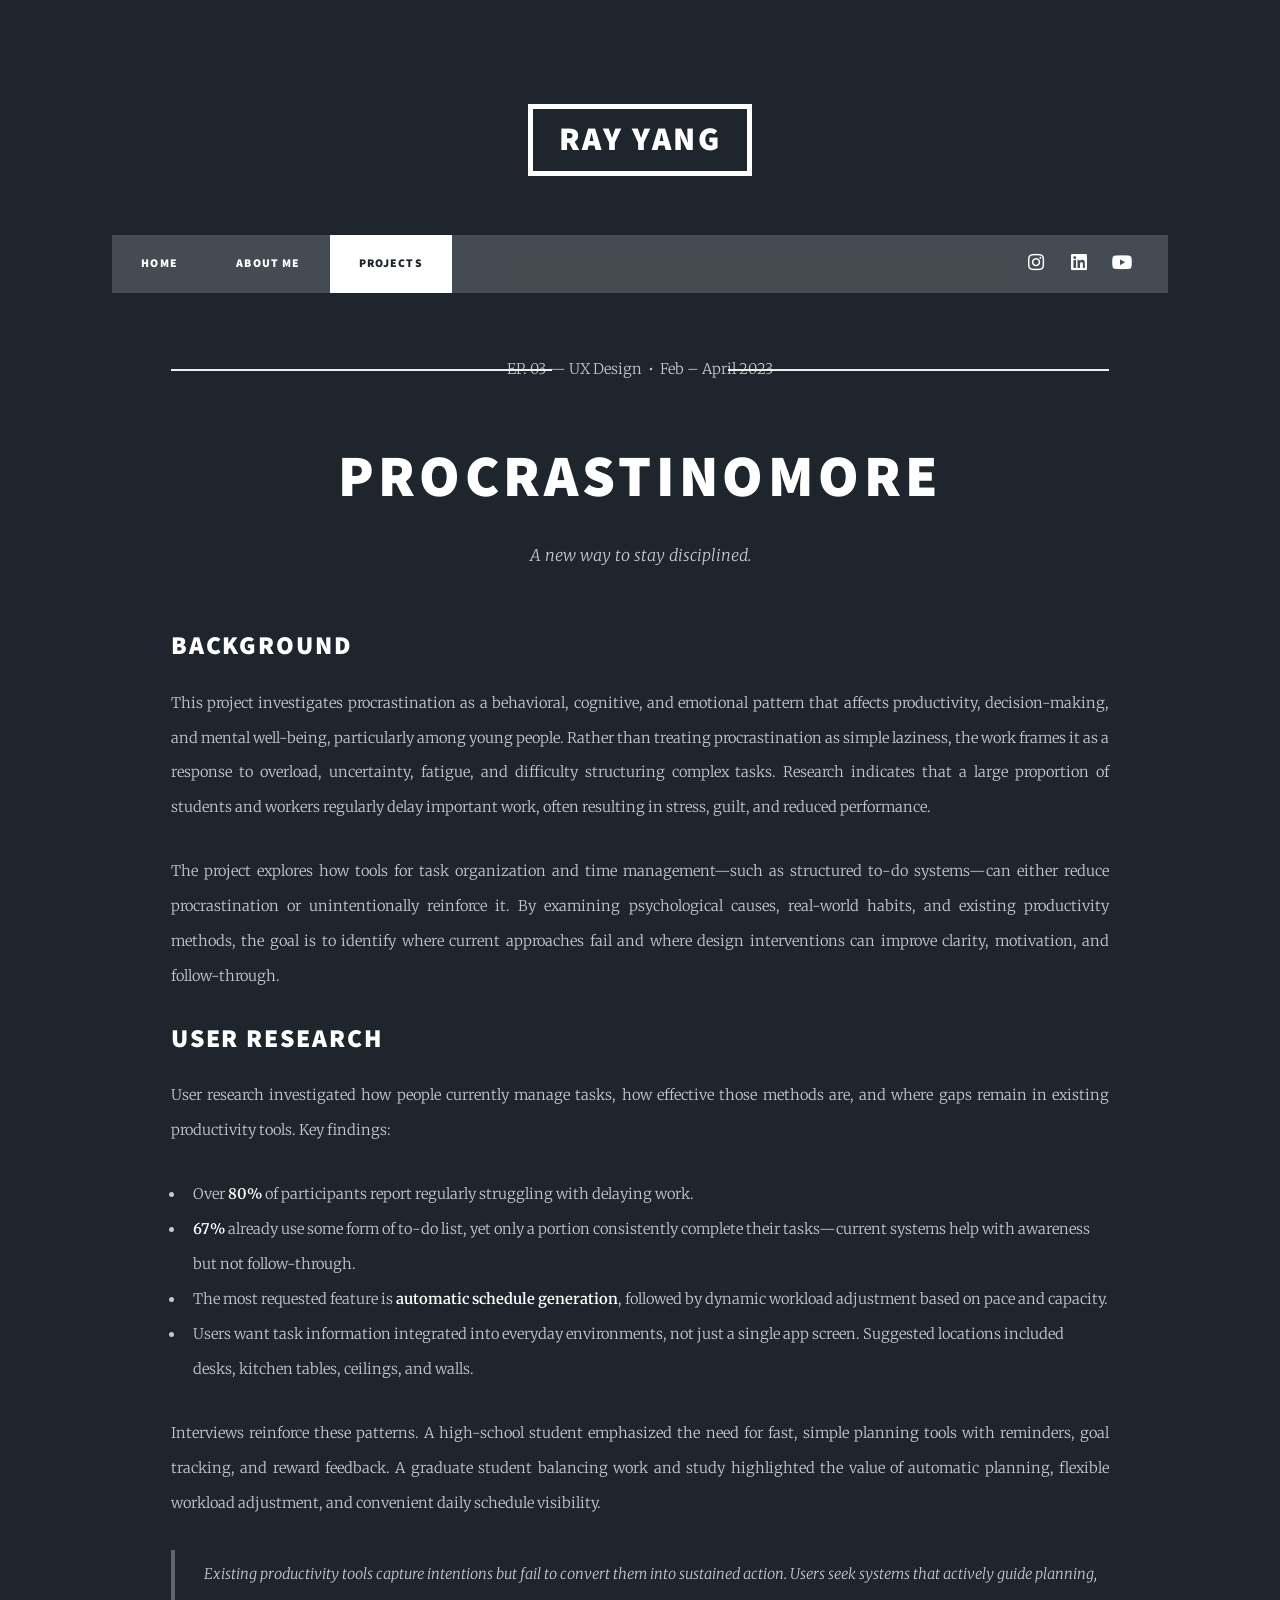
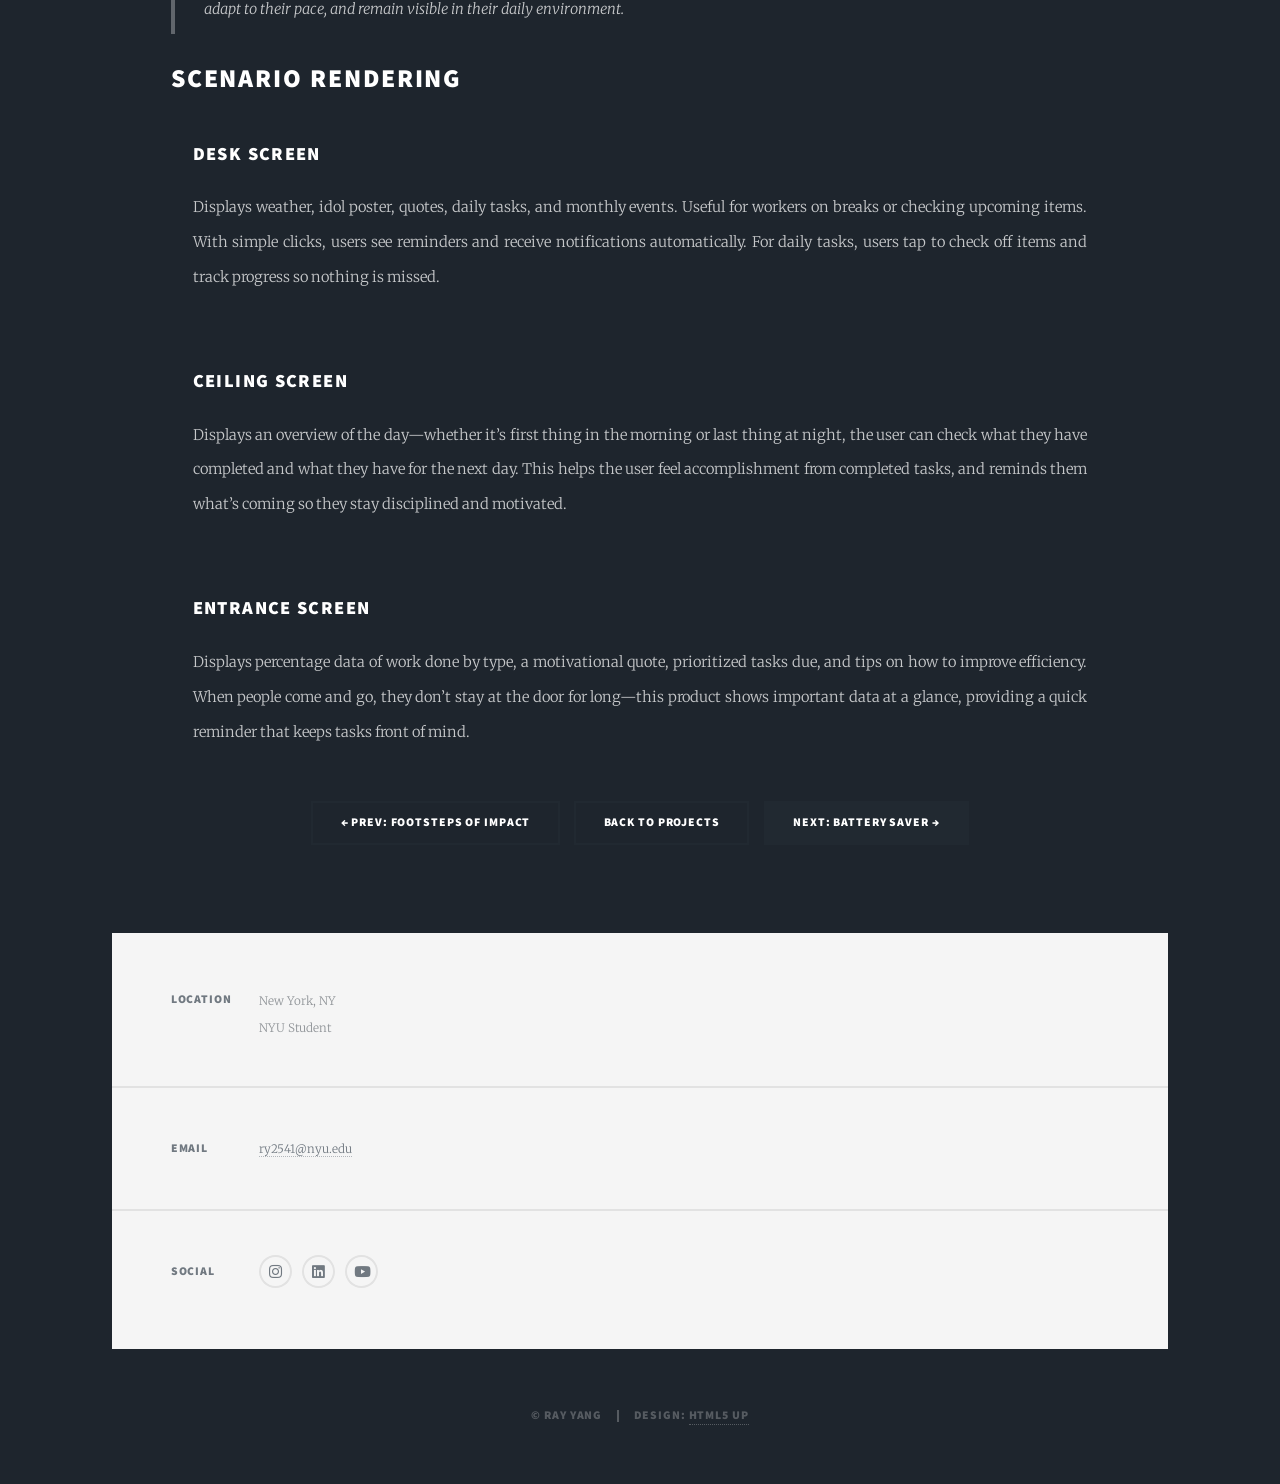
<file: PortWebsite/project-03-procrastinomore.html>
<!DOCTYPE HTML>
<html>
	<head>
		<title>ProcrastiNoMore | Ray Yang</title>
		<meta charset="utf-8" />
		<meta name="viewport" content="width=device-width, initial-scale=1, user-scalable=no" />
		<link rel="stylesheet" href="assets/css/main.css" />
		<link rel="stylesheet" href="assets/css/custom.css?v=4" />
		<noscript><link rel="stylesheet" href="assets/css/noscript.css" /></noscript>
	</head>
	<body class="is-preload">
		<div id="wrapper">

			<header id="header">
				<a href="index.html" class="logo">Ray Yang</a>
			</header>

			<nav id="nav">
				<ul class="links">
					<li><a href="index.html">Home</a></li>
					<li><a href="generic.html">About Me</a></li>
					<li class="active"><a href="elements.html">Projects</a></li>
				</ul>
				<ul class="icons">
					<li><a href="https://www.instagram.com/rayyang7/" class="icon brands fa-instagram"><span class="label">Instagram</span></a></li>
					<li><a href="https://www.linkedin.com/in/rayyang26/" class="icon brands fa-linkedin"><span class="label">LinkedIn</span></a></li>
					<li><a href="https://www.youtube.com/@Rayyang26" class="icon brands fa-youtube"><span class="label">YouTube</span></a></li>
				</ul>
			</nav>

			<div id="main">
				<section class="post">
					<header class="major">
						<span class="date">EP. 03 &mdash; UX Design &nbsp;&bull;&nbsp; Feb &ndash; April 2023</span>
						<h1>ProcrastiNoMore</h1>
						<p>A new way to stay disciplined.</p>
					</header>

					<h2>Background</h2>
					<p>This project investigates procrastination as a behavioral, cognitive, and emotional pattern that affects productivity, decision-making, and mental well-being, particularly among young people. Rather than treating procrastination as simple laziness, the work frames it as a response to overload, uncertainty, fatigue, and difficulty structuring complex tasks. Research indicates that a large proportion of students and workers regularly delay important work, often resulting in stress, guilt, and reduced performance.</p>
					<p>The project explores how tools for task organization and time management&mdash;such as structured to-do systems&mdash;can either reduce procrastination or unintentionally reinforce it. By examining psychological causes, real-world habits, and existing productivity methods, the goal is to identify where current approaches fail and where design interventions can improve clarity, motivation, and follow-through.</p>

					

					<h2>User Research</h2>
					<p>User research investigated how people currently manage tasks, how effective those methods are, and where gaps remain in existing productivity tools. Key findings:</p>
					<ul>
						<li>Over <strong>80%</strong> of participants report regularly struggling with delaying work.</li>
						<li><strong>67%</strong> already use some form of to-do list, yet only a portion consistently complete their tasks&mdash;current systems help with awareness but not follow-through.</li>
						<li>The most requested feature is <strong>automatic schedule generation</strong>, followed by dynamic workload adjustment based on pace and capacity.</li>
						<li>Users want task information integrated into everyday environments, not just a single app screen. Suggested locations included desks, kitchen tables, ceilings, and walls.</li>
					</ul>
					<p>Interviews reinforce these patterns. A high-school student emphasized the need for fast, simple planning tools with reminders, goal tracking, and reward feedback. A graduate student balancing work and study highlighted the value of automatic planning, flexible workload adjustment, and convenient daily schedule visibility.</p>
					<blockquote>Existing productivity tools capture intentions but fail to convert them into sustained action. Users seek systems that actively guide planning, adapt to their pace, and remain visible in their daily environment.</blockquote>

					

					<h2>Scenario Rendering</h2>
					<div class="box">
						<h3>Desk Screen</h3>
						<p>Displays weather, idol poster, quotes, daily tasks, and monthly events. Useful for workers on breaks or checking upcoming items. With simple clicks, users see reminders and receive notifications automatically. For daily tasks, users tap to check off items and track progress so nothing is missed.</p>
					</div>
					<div class="box">
						<h3>Ceiling Screen</h3>
						<p>Displays an overview of the day&mdash;whether it&rsquo;s first thing in the morning or last thing at night, the user can check what they have completed and what they have for the next day. This helps the user feel accomplishment from completed tasks, and reminds them what&rsquo;s coming so they stay disciplined and motivated.</p>
					</div>
					<div class="box">
						<h3>Entrance Screen</h3>
						<p>Displays percentage data of work done by type, a motivational quote, prioritized tasks due, and tips on how to improve efficiency. When people come and go, they don&rsquo;t stay at the door for long&mdash;this product shows important data at a glance, providing a quick reminder that keeps tasks front of mind.</p>
					</div>

					

					<ul class="actions special">
						<li><a href="project-02-footsteps-of-impact.html" class="button">&larr; Prev: Footsteps of Impact</a></li>
						<li><a href="elements.html" class="button">Back to Projects</a></li>
						<li><a href="project-04-battery-saver.html" class="button primary">Next: Battery Saver &rarr;</a></li>
					</ul>
				</section>
			</div>

			<footer id="footer">
				<section class="split contact">
					<section class="alt">
						<h3>Location</h3>
						<p>New York, NY<br />NYU Student</p>
					</section>
					<section>
						<h3>Email</h3>
						<p><a href="mailto:ry2541@nyu.edu">ry2541@nyu.edu</a></p>
					</section>
					<section>
						<h3>Social</h3>
						<ul class="icons alt">
							<li><a href="https://www.instagram.com/rayyang7/" class="icon brands alt fa-instagram"><span class="label">Instagram</span></a></li>
							<li><a href="https://www.linkedin.com/in/rayyang26/" class="icon brands alt fa-linkedin"><span class="label">LinkedIn</span></a></li>
							<li><a href="https://www.youtube.com/@Rayyang26" class="icon brands alt fa-youtube"><span class="label">YouTube</span></a></li>
						</ul>
					</section>
				</section>
			</footer>

			<div id="copyright">
				<ul><li>&copy; Ray Yang</li><li>Design: <a href="https://html5up.net">HTML5 UP</a></li></ul>
			</div>

		</div>
		<script src="assets/js/jquery.min.js"></script>
		<script src="assets/js/jquery.scrollex.min.js"></script>
		<script src="assets/js/jquery.scrolly.min.js"></script>
		<script src="assets/js/browser.min.js"></script>
		<script src="assets/js/breakpoints.min.js"></script>
		<script src="assets/js/util.js"></script>
		<script src="assets/js/main.js"></script>
	</body>
</html>
</file>
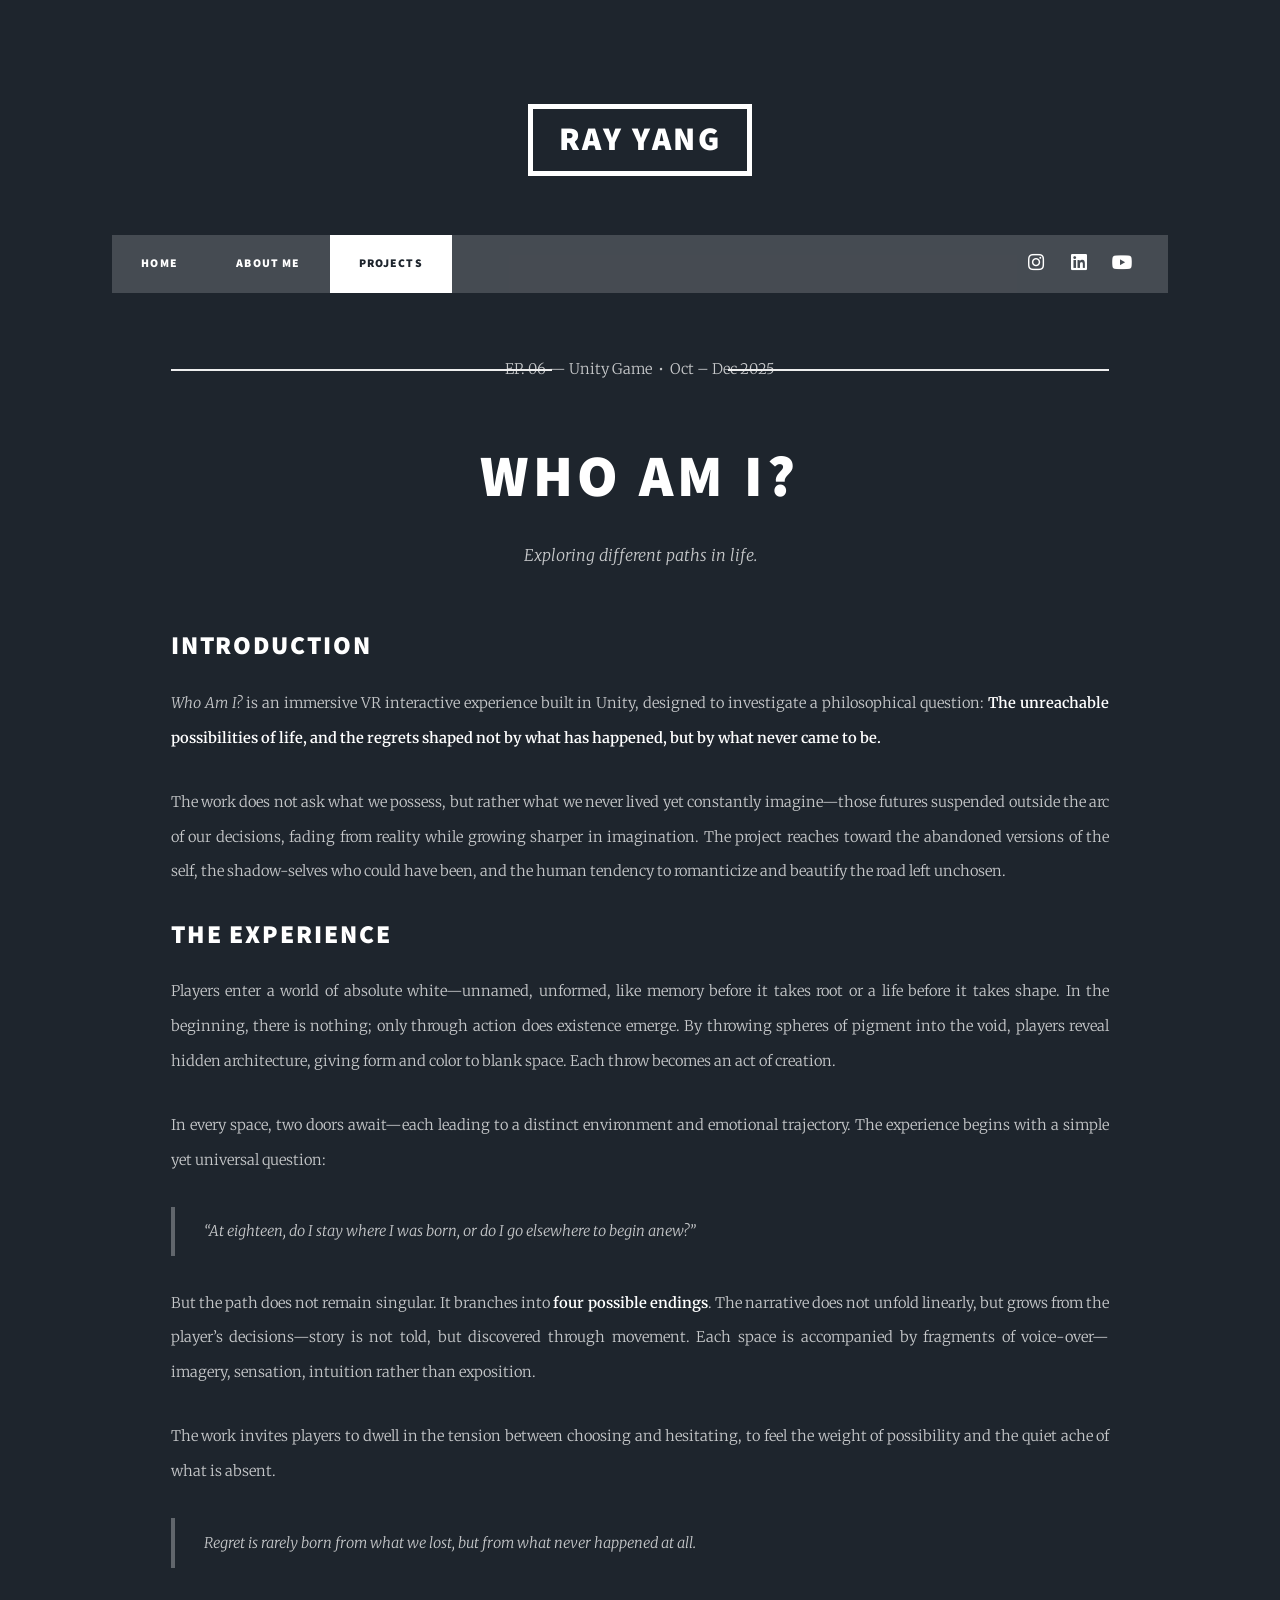
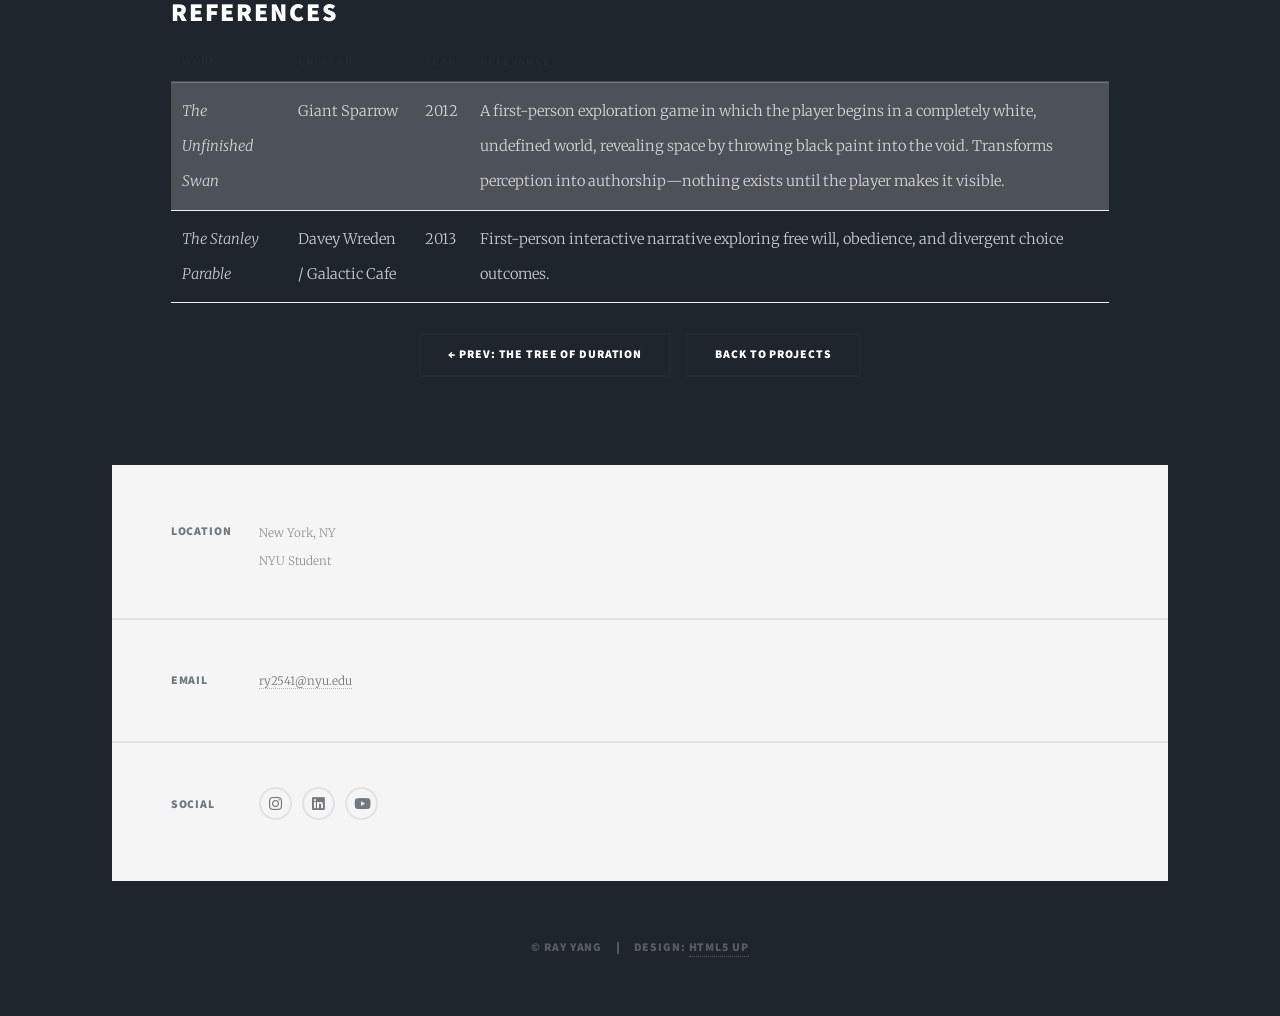
<file: PortWebsite/project-06-who-am-i.html>
<!DOCTYPE HTML>
<html>
	<head>
		<title>Who Am I? | Ray Yang</title>
		<meta charset="utf-8" />
		<meta name="viewport" content="width=device-width, initial-scale=1, user-scalable=no" />
		<link rel="stylesheet" href="assets/css/main.css" />
		<link rel="stylesheet" href="assets/css/custom.css?v=4" />
		<noscript><link rel="stylesheet" href="assets/css/noscript.css" /></noscript>
	</head>
	<body class="is-preload">
		<div id="wrapper">

			<header id="header">
				<a href="index.html" class="logo">Ray Yang</a>
			</header>

			<nav id="nav">
				<ul class="links">
					<li><a href="index.html">Home</a></li>
					<li><a href="generic.html">About Me</a></li>
					<li class="active"><a href="elements.html">Projects</a></li>
				</ul>
				<ul class="icons">
					<li><a href="https://www.instagram.com/rayyang7/" class="icon brands fa-instagram"><span class="label">Instagram</span></a></li>
					<li><a href="https://www.linkedin.com/in/rayyang26/" class="icon brands fa-linkedin"><span class="label">LinkedIn</span></a></li>
					<li><a href="https://www.youtube.com/@Rayyang26" class="icon brands fa-youtube"><span class="label">YouTube</span></a></li>
				</ul>
			</nav>

			<div id="main">
				<section class="post">
					<header class="major">
						<span class="date">EP. 06 &mdash; Unity Game &nbsp;&bull;&nbsp; Oct &ndash; Dec 2025</span>
						<h1>Who Am I?</h1>
						<p>Exploring different paths in life.</p>
					</header>

					<h2>Introduction</h2>
					<p><em>Who Am I?</em> is an immersive VR interactive experience built in Unity, designed to investigate a philosophical question: <strong>The unreachable possibilities of life, and the regrets shaped not by what has happened, but by what never came to be.</strong></p>
					<p>The work does not ask what we possess, but rather what we never lived yet constantly imagine&mdash;those futures suspended outside the arc of our decisions, fading from reality while growing sharper in imagination. The project reaches toward the abandoned versions of the self, the shadow-selves who could have been, and the human tendency to romanticize and beautify the road left unchosen.</p>

					

					<h2>The Experience</h2>
					<p>Players enter a world of absolute white&mdash;unnamed, unformed, like memory before it takes root or a life before it takes shape. In the beginning, there is nothing; only through action does existence emerge. By throwing spheres of pigment into the void, players reveal hidden architecture, giving form and color to blank space. Each throw becomes an act of creation.</p>
					<p>In every space, two doors await&mdash;each leading to a distinct environment and emotional trajectory. The experience begins with a simple yet universal question:</p>
					<blockquote>&ldquo;At eighteen, do I stay where I was born, or do I go elsewhere to begin anew?&rdquo;</blockquote>
					<p>But the path does not remain singular. It branches into <strong>four possible endings</strong>. The narrative does not unfold linearly, but grows from the player&rsquo;s decisions&mdash;story is not told, but discovered through movement. Each space is accompanied by fragments of voice-over&mdash;imagery, sensation, intuition rather than exposition.</p>
					<p>The work invites players to dwell in the tension between choosing and hesitating, to feel the weight of possibility and the quiet ache of what is absent.</p>
					<blockquote>Regret is rarely born from what we lost, but from what never happened at all.</blockquote>

					

					<h2>References</h2>
					<div class="table-wrapper">
						<table>
							<thead>
								<tr>
									<th>Work</th>
									<th>Creator</th>
									<th>Year</th>
									<th>Relevance</th>
								</tr>
							</thead>
							<tbody>
								<tr>
									<td><em>The Unfinished Swan</em></td>
									<td>Giant Sparrow</td>
									<td>2012</td>
									<td>A first-person exploration game in which the player begins in a completely white, undefined world, revealing space by throwing black paint into the void. Transforms perception into authorship&mdash;nothing exists until the player makes it visible.</td>
								</tr>
								<tr>
									<td><em>The Stanley Parable</em></td>
									<td>Davey Wreden / Galactic Cafe</td>
									<td>2013</td>
									<td>First-person interactive narrative exploring free will, obedience, and divergent choice outcomes.</td>
								</tr>
							</tbody>
						</table>
					</div>

					

					<ul class="actions special">
						<li><a href="project-05-tree-of-duration.html" class="button">&larr; Prev: The Tree of Duration</a></li>
						<li><a href="elements.html" class="button">Back to Projects</a></li>
					</ul>
				</section>
			</div>

			<footer id="footer">
				<section class="split contact">
					<section class="alt">
						<h3>Location</h3>
						<p>New York, NY<br />NYU Student</p>
					</section>
					<section>
						<h3>Email</h3>
						<p><a href="mailto:ry2541@nyu.edu">ry2541@nyu.edu</a></p>
					</section>
					<section>
						<h3>Social</h3>
						<ul class="icons alt">
							<li><a href="https://www.instagram.com/rayyang7/" class="icon brands alt fa-instagram"><span class="label">Instagram</span></a></li>
							<li><a href="https://www.linkedin.com/in/rayyang26/" class="icon brands alt fa-linkedin"><span class="label">LinkedIn</span></a></li>
							<li><a href="https://www.youtube.com/@Rayyang26" class="icon brands alt fa-youtube"><span class="label">YouTube</span></a></li>
						</ul>
					</section>
				</section>
			</footer>

			<div id="copyright">
				<ul><li>&copy; Ray Yang</li><li>Design: <a href="https://html5up.net">HTML5 UP</a></li></ul>
			</div>

		</div>
		<script src="assets/js/jquery.min.js"></script>
		<script src="assets/js/jquery.scrollex.min.js"></script>
		<script src="assets/js/jquery.scrolly.min.js"></script>
		<script src="assets/js/browser.min.js"></script>
		<script src="assets/js/breakpoints.min.js"></script>
		<script src="assets/js/util.js"></script>
		<script src="assets/js/main.js"></script>
	</body>
</html>
</file>
<file: PortWebsite/assets/css/custom.css>
/* Remove background image - use solid dark color */
#wrapper > .bg {
	background-image: none !important;
	background-color: #1e252d !important;
}

/* Remove white box border/background */
.box {
	border: none !important;
	background: transparent !important;
	box-shadow: none !important;
}

/* Remove white backgrounds from main content and article cards */
#main {
	background: transparent !important;
	box-shadow: none !important;
}

#main > .posts > article {
	background: transparent !important;
	box-shadow: none !important;
}

/* Remove horizontal rule styling */
hr {
	display: none !important;
}

/* Remove section border-top dividers */
#main > * {
	border-top: none !important;
}

/* Light text for main content (now on dark background) */
#main,
#main p,
#main li,
#main span,
#main .date {
	color: rgba(255, 255, 255, 0.75) !important;
}

#main h1, #main h2, #main h3, #main h4, #main h5, #main h6 {
	color: #ffffff !important;
}

#main a {
	color: #ffffff !important;
}

#main strong, #main b {
	color: #ffffff !important;
}

#main blockquote {
	border-left-color: rgba(255, 255, 255, 0.3) !important;
}

#main thead {
	border-bottom-color: rgba(255, 255, 255, 0.2) !important;
}

#main table td, #main table th {
	border-top-color: rgba(255, 255, 255, 0.1) !important;
}
</file>
<file: PortWebsite/assets/css/main.css>
@import url(fontawesome-all.min.css);
@import url("https://fonts.googleapis.com/css?family=Merriweather:300,700,300italic,700italic|Source+Sans+Pro:900");

/*
	Massively by HTML5 UP
	html5up.net | @ajlkn
	Free for personal and commercial use under the CCA 3.0 license (html5up.net/license)
*/

html, body, div, span, applet, object,
iframe, h1, h2, h3, h4, h5, h6, p, blockquote,
pre, a, abbr, acronym, address, big, cite,
code, del, dfn, em, img, ins, kbd, q, s, samp,
small, strike, strong, sub, sup, tt, var, b,
u, i, center, dl, dt, dd, ol, ul, li, fieldset,
form, label, legend, table, caption, tbody,
tfoot, thead, tr, th, td, article, aside,
canvas, details, embed, figure, figcaption,
footer, header, hgroup, menu, nav, output, ruby,
section, summary, time, mark, audio, video {
	margin: 0;
	padding: 0;
	border: 0;
	font-size: 100%;
	font: inherit;
	vertical-align: baseline;}

article, aside, details, figcaption, figure,
footer, header, hgroup, menu, nav, section {
	display: block;}

body {
	line-height: 1;
}

ol, ul {
	list-style: none;
}

blockquote, q {
	quotes: none;
}

	blockquote:before, blockquote:after, q:before, q:after {
		content: '';
		content: none;
	}

table {
	border-collapse: collapse;
	border-spacing: 0;
}

body {
	-webkit-text-size-adjust: none;
}

mark {
	background-color: transparent;
	color: inherit;
}

input::-moz-focus-inner {
	border: 0;
	padding: 0;
}

input, select, textarea {
	-moz-appearance: none;
	-webkit-appearance: none;
	-ms-appearance: none;
	appearance: none;
}

/* Basic */

	@-ms-viewport {
		width: device-width;
	}

	body {
		-ms-overflow-style: scrollbar;
	}

	@media screen and (max-width: 480px) {

		html, body {
			min-width: 320px;
		}

	}

	html {
		box-sizing: border-box;
	}

	*, *:before, *:after {
		box-sizing: inherit;
	}

	body {
		background-color: #1e252d;
	}

		body.is-preload *, body.is-preload *:before, body.is-preload *:after {
			-moz-animation: none !important;
			-webkit-animation: none !important;
			-ms-animation: none !important;
			animation: none !important;
			-moz-transition: none !important;
			-webkit-transition: none !important;
			-ms-transition: none !important;
			transition: none !important;
		}

/* Type */

	html {
		font-size: 16pt;
	}

		@media screen and (max-width: 1680px) {

			html {
				font-size: 12pt;
			}

		}

		@media screen and (max-width: 1280px) {

			html {
				font-size: 11pt;
			}

		}

		@media screen and (max-width: 360px) {

			html {
				font-size: 10pt;
			}

		}

	body {
		color: #212931;
	}

	body, input, select, textarea {
		font-family: "Merriweather", Georgia, serif;
		font-weight: 300;
		font-size: 1rem;
		line-height: 2.375;
	}

	a {
		-moz-transition: color 0.2s ease-in-out, background-color 0.2s ease-in-out, border-color 0.2s ease-in-out, box-shadow 0.2s ease-in-out;
		-webkit-transition: color 0.2s ease-in-out, background-color 0.2s ease-in-out, border-color 0.2s ease-in-out, box-shadow 0.2s ease-in-out;
		-ms-transition: color 0.2s ease-in-out, background-color 0.2s ease-in-out, border-color 0.2s ease-in-out, box-shadow 0.2s ease-in-out;
		transition: color 0.2s ease-in-out, background-color 0.2s ease-in-out, border-color 0.2s ease-in-out, box-shadow 0.2s ease-in-out;
		border-bottom: dotted 1px;
		text-decoration: none;
	}

		a:hover {
			border-bottom-color: transparent;
		}

	strong, b {
		font-weight: 600;
	}

	em, i {
		font-style: italic;
	}

	p {
		text-align: justify;
		margin: 0 0 2rem 0;
	}

	h1, h2, h3, h4, h5, h6 {
		font-family: "Source Sans Pro", Helvetica, sans-serif;
		font-weight: 900;
		line-height: 1.5;
		letter-spacing: 0.075em;
		text-transform: uppercase;
		margin: 0 0 1rem 0;
	}

		h1 a, h2 a, h3 a, h4 a, h5 a, h6 a {
			border-bottom: 0;
			color: inherit;
			text-decoration: none;
		}

	h1 {
		font-size: 4rem;
		line-height: 1.1;
		margin: 0 0 2rem 0;
	}

	h2 {
		font-size: 1.75rem;
		line-height: 1.3;
		margin: 0 0 1.5rem 0;
	}

	h3 {
		font-size: 1.25rem;
		margin: 0 0 1.5rem 0;
	}

	h4 {
		font-size: 1rem;
	}

	h5 {
		font-size: 0.9rem;
	}

	h6 {
		font-size: 0.8rem;
	}

	sub {
		font-size: 0.8rem;
		position: relative;
		top: 0.5rem;
	}

	sup {
		font-size: 0.8rem;
		position: relative;
		top: -0.5rem;
	}

	blockquote {
		border-left: solid 4px;
		font-style: italic;
		margin: 0 0 2rem 0;
		padding: 0.5rem 0 0.5rem 2rem;
	}

	code {
		border: solid 2px;
		font-family: "Courier New", monospace;
		font-size: 0.9rem;
		margin: 0 0.25rem;
		padding: 0.25rem 0.65rem;
	}

	pre {
		-webkit-overflow-scrolling: touch;
		font-family: "Courier New", monospace;
		font-size: 0.9rem;
		margin: 0 0 2rem 0;
	}

		pre code {
			display: block;
			line-height: 1.75;
			padding: 1rem 1.5rem;
			overflow-x: auto;
		}

	hr {
		border: 0;
		border-bottom: solid 2px;
		margin: 3rem 0;
	}

		hr.major {
			margin: 5rem 0;
		}

	.align-left {
		text-align: left;
	}

	.align-center {
		text-align: center;
	}

	.align-right {
		text-align: right;
	}

	input, select, textarea {
		color: #212931;
	}

	a {
		color: #212931;
		border-bottom-color: rgba(33, 41, 49, 0.5);
	}

		a:hover {
			border-bottom-color: transparent;
			color: #18bfef !important;
		}

	strong, b {
		color: #212931;
	}

	h1, h2, h3, h4, h5, h6 {
		color: #212931;
	}

	blockquote {
		border-left-color: #eeeeee;
	}

	code {
		background: rgba(220, 220, 220, 0.25);
		border-color: #eeeeee;
	}

	hr {
		border-bottom-color: #eeeeee;
	}

/* Row */

	.row {
		display: flex;
		flex-wrap: wrap;
		box-sizing: border-box;
		align-items: stretch;
	}

		.row > * {
			box-sizing: border-box;
		}

		.row.gtr-uniform > * > :last-child {
			margin-bottom: 0;
		}

		.row.aln-left {
			justify-content: flex-start;
		}

		.row.aln-center {
			justify-content: center;
		}

		.row.aln-right {
			justify-content: flex-end;
		}

		.row.aln-top {
			align-items: flex-start;
		}

		.row.aln-middle {
			align-items: center;
		}

		.row.aln-bottom {
			align-items: flex-end;
		}

		.row > .imp {
			order: -1;
		}

		.row > .col-1 {
			width: 8.33333%;
		}

		.row > .off-1 {
			margin-left: 8.33333%;
		}

		.row > .col-2 {
			width: 16.66667%;
		}

		.row > .off-2 {
			margin-left: 16.66667%;
		}

		.row > .col-3 {
			width: 25%;
		}

		.row > .off-3 {
			margin-left: 25%;
		}

		.row > .col-4 {
			width: 33.33333%;
		}

		.row > .off-4 {
			margin-left: 33.33333%;
		}

		.row > .col-5 {
			width: 41.66667%;
		}

		.row > .off-5 {
			margin-left: 41.66667%;
		}

		.row > .col-6 {
			width: 50%;
		}

		.row > .off-6 {
			margin-left: 50%;
		}

		.row > .col-7 {
			width: 58.33333%;
		}

		.row > .off-7 {
			margin-left: 58.33333%;
		}

		.row > .col-8 {
			width: 66.66667%;
		}

		.row > .off-8 {
			margin-left: 66.66667%;
		}

		.row > .col-9 {
			width: 75%;
		}

		.row > .off-9 {
			margin-left: 75%;
		}

		.row > .col-10 {
			width: 83.33333%;
		}

		.row > .off-10 {
			margin-left: 83.33333%;
		}

		.row > .col-11 {
			width: 91.66667%;
		}

		.row > .off-11 {
			margin-left: 91.66667%;
		}

		.row > .col-12 {
			width: 100%;
		}

		.row > .off-12 {
			margin-left: 100%;
		}

		.row.gtr-0 {
			margin-top: 0;
			margin-left: 0rem;
		}

			.row.gtr-0 > * {
				padding: 0 0 0 0rem;
			}

			.row.gtr-0.gtr-uniform {
				margin-top: 0rem;
			}

				.row.gtr-0.gtr-uniform > * {
					padding-top: 0rem;
				}

		.row.gtr-25 {
			margin-top: 0;
			margin-left: -0.375rem;
		}

			.row.gtr-25 > * {
				padding: 0 0 0 0.375rem;
			}

			.row.gtr-25.gtr-uniform {
				margin-top: -0.375rem;
			}

				.row.gtr-25.gtr-uniform > * {
					padding-top: 0.375rem;
				}

		.row.gtr-50 {
			margin-top: 0;
			margin-left: -0.75rem;
		}

			.row.gtr-50 > * {
				padding: 0 0 0 0.75rem;
			}

			.row.gtr-50.gtr-uniform {
				margin-top: -0.75rem;
			}

				.row.gtr-50.gtr-uniform > * {
					padding-top: 0.75rem;
				}

		.row {
			margin-top: 0;
			margin-left: -1.5rem;
		}

			.row > * {
				padding: 0 0 0 1.5rem;
			}

			.row.gtr-uniform {
				margin-top: -1.5rem;
			}

				.row.gtr-uniform > * {
					padding-top: 1.5rem;
				}

		.row.gtr-150 {
			margin-top: 0;
			margin-left: -2.25rem;
		}

			.row.gtr-150 > * {
				padding: 0 0 0 2.25rem;
			}

			.row.gtr-150.gtr-uniform {
				margin-top: -2.25rem;
			}

				.row.gtr-150.gtr-uniform > * {
					padding-top: 2.25rem;
				}

		.row.gtr-200 {
			margin-top: 0;
			margin-left: -3rem;
		}

			.row.gtr-200 > * {
				padding: 0 0 0 3rem;
			}

			.row.gtr-200.gtr-uniform {
				margin-top: -3rem;
			}

				.row.gtr-200.gtr-uniform > * {
					padding-top: 3rem;
				}

		@media screen and (max-width: 1680px) {

			.row {
				display: flex;
				flex-wrap: wrap;
				box-sizing: border-box;
				align-items: stretch;
			}

				.row > * {
					box-sizing: border-box;
				}

				.row.gtr-uniform > * > :last-child {
					margin-bottom: 0;
				}

				.row.aln-left {
					justify-content: flex-start;
				}

				.row.aln-center {
					justify-content: center;
				}

				.row.aln-right {
					justify-content: flex-end;
				}

				.row.aln-top {
					align-items: flex-start;
				}

				.row.aln-middle {
					align-items: center;
				}

				.row.aln-bottom {
					align-items: flex-end;
				}

				.row > .imp-xlarge {
					order: -1;
				}

				.row > .col-1-xlarge {
					width: 8.33333%;
				}

				.row > .off-1-xlarge {
					margin-left: 8.33333%;
				}

				.row > .col-2-xlarge {
					width: 16.66667%;
				}

				.row > .off-2-xlarge {
					margin-left: 16.66667%;
				}

				.row > .col-3-xlarge {
					width: 25%;
				}

				.row > .off-3-xlarge {
					margin-left: 25%;
				}

				.row > .col-4-xlarge {
					width: 33.33333%;
				}

				.row > .off-4-xlarge {
					margin-left: 33.33333%;
				}

				.row > .col-5-xlarge {
					width: 41.66667%;
				}

				.row > .off-5-xlarge {
					margin-left: 41.66667%;
				}

				.row > .col-6-xlarge {
					width: 50%;
				}

				.row > .off-6-xlarge {
					margin-left: 50%;
				}

				.row > .col-7-xlarge {
					width: 58.33333%;
				}

				.row > .off-7-xlarge {
					margin-left: 58.33333%;
				}

				.row > .col-8-xlarge {
					width: 66.66667%;
				}

				.row > .off-8-xlarge {
					margin-left: 66.66667%;
				}

				.row > .col-9-xlarge {
					width: 75%;
				}

				.row > .off-9-xlarge {
					margin-left: 75%;
				}

				.row > .col-10-xlarge {
					width: 83.33333%;
				}

				.row > .off-10-xlarge {
					margin-left: 83.33333%;
				}

				.row > .col-11-xlarge {
					width: 91.66667%;
				}

				.row > .off-11-xlarge {
					margin-left: 91.66667%;
				}

				.row > .col-12-xlarge {
					width: 100%;
				}

				.row > .off-12-xlarge {
					margin-left: 100%;
				}

				.row.gtr-0 {
					margin-top: 0;
					margin-left: 0rem;
				}

					.row.gtr-0 > * {
						padding: 0 0 0 0rem;
					}

					.row.gtr-0.gtr-uniform {
						margin-top: 0rem;
					}

						.row.gtr-0.gtr-uniform > * {
							padding-top: 0rem;
						}

				.row.gtr-25 {
					margin-top: 0;
					margin-left: -0.375rem;
				}

					.row.gtr-25 > * {
						padding: 0 0 0 0.375rem;
					}

					.row.gtr-25.gtr-uniform {
						margin-top: -0.375rem;
					}

						.row.gtr-25.gtr-uniform > * {
							padding-top: 0.375rem;
						}

				.row.gtr-50 {
					margin-top: 0;
					margin-left: -0.75rem;
				}

					.row.gtr-50 > * {
						padding: 0 0 0 0.75rem;
					}

					.row.gtr-50.gtr-uniform {
						margin-top: -0.75rem;
					}

						.row.gtr-50.gtr-uniform > * {
							padding-top: 0.75rem;
						}

				.row {
					margin-top: 0;
					margin-left: -1.5rem;
				}

					.row > * {
						padding: 0 0 0 1.5rem;
					}

					.row.gtr-uniform {
						margin-top: -1.5rem;
					}

						.row.gtr-uniform > * {
							padding-top: 1.5rem;
						}

				.row.gtr-150 {
					margin-top: 0;
					margin-left: -2.25rem;
				}

					.row.gtr-150 > * {
						padding: 0 0 0 2.25rem;
					}

					.row.gtr-150.gtr-uniform {
						margin-top: -2.25rem;
					}

						.row.gtr-150.gtr-uniform > * {
							padding-top: 2.25rem;
						}

				.row.gtr-200 {
					margin-top: 0;
					margin-left: -3rem;
				}

					.row.gtr-200 > * {
						padding: 0 0 0 3rem;
					}

					.row.gtr-200.gtr-uniform {
						margin-top: -3rem;
					}

						.row.gtr-200.gtr-uniform > * {
							padding-top: 3rem;
						}

		}

		@media screen and (max-width: 1280px) {

			.row {
				display: flex;
				flex-wrap: wrap;
				box-sizing: border-box;
				align-items: stretch;
			}

				.row > * {
					box-sizing: border-box;
				}

				.row.gtr-uniform > * > :last-child {
					margin-bottom: 0;
				}

				.row.aln-left {
					justify-content: flex-start;
				}

				.row.aln-center {
					justify-content: center;
				}

				.row.aln-right {
					justify-content: flex-end;
				}

				.row.aln-top {
					align-items: flex-start;
				}

				.row.aln-middle {
					align-items: center;
				}

				.row.aln-bottom {
					align-items: flex-end;
				}

				.row > .imp-large {
					order: -1;
				}

				.row > .col-1-large {
					width: 8.33333%;
				}

				.row > .off-1-large {
					margin-left: 8.33333%;
				}

				.row > .col-2-large {
					width: 16.66667%;
				}

				.row > .off-2-large {
					margin-left: 16.66667%;
				}

				.row > .col-3-large {
					width: 25%;
				}

				.row > .off-3-large {
					margin-left: 25%;
				}

				.row > .col-4-large {
					width: 33.33333%;
				}

				.row > .off-4-large {
					margin-left: 33.33333%;
				}

				.row > .col-5-large {
					width: 41.66667%;
				}

				.row > .off-5-large {
					margin-left: 41.66667%;
				}

				.row > .col-6-large {
					width: 50%;
				}

				.row > .off-6-large {
					margin-left: 50%;
				}

				.row > .col-7-large {
					width: 58.33333%;
				}

				.row > .off-7-large {
					margin-left: 58.33333%;
				}

				.row > .col-8-large {
					width: 66.66667%;
				}

				.row > .off-8-large {
					margin-left: 66.66667%;
				}

				.row > .col-9-large {
					width: 75%;
				}

				.row > .off-9-large {
					margin-left: 75%;
				}

				.row > .col-10-large {
					width: 83.33333%;
				}

				.row > .off-10-large {
					margin-left: 83.33333%;
				}

				.row > .col-11-large {
					width: 91.66667%;
				}

				.row > .off-11-large {
					margin-left: 91.66667%;
				}

				.row > .col-12-large {
					width: 100%;
				}

				.row > .off-12-large {
					margin-left: 100%;
				}

				.row.gtr-0 {
					margin-top: 0;
					margin-left: 0rem;
				}

					.row.gtr-0 > * {
						padding: 0 0 0 0rem;
					}

					.row.gtr-0.gtr-uniform {
						margin-top: 0rem;
					}

						.row.gtr-0.gtr-uniform > * {
							padding-top: 0rem;
						}

				.row.gtr-25 {
					margin-top: 0;
					margin-left: -0.375rem;
				}

					.row.gtr-25 > * {
						padding: 0 0 0 0.375rem;
					}

					.row.gtr-25.gtr-uniform {
						margin-top: -0.375rem;
					}

						.row.gtr-25.gtr-uniform > * {
							padding-top: 0.375rem;
						}

				.row.gtr-50 {
					margin-top: 0;
					margin-left: -0.75rem;
				}

					.row.gtr-50 > * {
						padding: 0 0 0 0.75rem;
					}

					.row.gtr-50.gtr-uniform {
						margin-top: -0.75rem;
					}

						.row.gtr-50.gtr-uniform > * {
							padding-top: 0.75rem;
						}

				.row {
					margin-top: 0;
					margin-left: -1.5rem;
				}

					.row > * {
						padding: 0 0 0 1.5rem;
					}

					.row.gtr-uniform {
						margin-top: -1.5rem;
					}

						.row.gtr-uniform > * {
							padding-top: 1.5rem;
						}

				.row.gtr-150 {
					margin-top: 0;
					margin-left: -2.25rem;
				}

					.row.gtr-150 > * {
						padding: 0 0 0 2.25rem;
					}

					.row.gtr-150.gtr-uniform {
						margin-top: -2.25rem;
					}

						.row.gtr-150.gtr-uniform > * {
							padding-top: 2.25rem;
						}

				.row.gtr-200 {
					margin-top: 0;
					margin-left: -3rem;
				}

					.row.gtr-200 > * {
						padding: 0 0 0 3rem;
					}

					.row.gtr-200.gtr-uniform {
						margin-top: -3rem;
					}

						.row.gtr-200.gtr-uniform > * {
							padding-top: 3rem;
						}

		}

		@media screen and (max-width: 980px) {

			.row {
				display: flex;
				flex-wrap: wrap;
				box-sizing: border-box;
				align-items: stretch;
			}

				.row > * {
					box-sizing: border-box;
				}

				.row.gtr-uniform > * > :last-child {
					margin-bottom: 0;
				}

				.row.aln-left {
					justify-content: flex-start;
				}

				.row.aln-center {
					justify-content: center;
				}

				.row.aln-right {
					justify-content: flex-end;
				}

				.row.aln-top {
					align-items: flex-start;
				}

				.row.aln-middle {
					align-items: center;
				}

				.row.aln-bottom {
					align-items: flex-end;
				}

				.row > .imp-medium {
					order: -1;
				}

				.row > .col-1-medium {
					width: 8.33333%;
				}

				.row > .off-1-medium {
					margin-left: 8.33333%;
				}

				.row > .col-2-medium {
					width: 16.66667%;
				}

				.row > .off-2-medium {
					margin-left: 16.66667%;
				}

				.row > .col-3-medium {
					width: 25%;
				}

				.row > .off-3-medium {
					margin-left: 25%;
				}

				.row > .col-4-medium {
					width: 33.33333%;
				}

				.row > .off-4-medium {
					margin-left: 33.33333%;
				}

				.row > .col-5-medium {
					width: 41.66667%;
				}

				.row > .off-5-medium {
					margin-left: 41.66667%;
				}

				.row > .col-6-medium {
					width: 50%;
				}

				.row > .off-6-medium {
					margin-left: 50%;
				}

				.row > .col-7-medium {
					width: 58.33333%;
				}

				.row > .off-7-medium {
					margin-left: 58.33333%;
				}

				.row > .col-8-medium {
					width: 66.66667%;
				}

				.row > .off-8-medium {
					margin-left: 66.66667%;
				}

				.row > .col-9-medium {
					width: 75%;
				}

				.row > .off-9-medium {
					margin-left: 75%;
				}

				.row > .col-10-medium {
					width: 83.33333%;
				}

				.row > .off-10-medium {
					margin-left: 83.33333%;
				}

				.row > .col-11-medium {
					width: 91.66667%;
				}

				.row > .off-11-medium {
					margin-left: 91.66667%;
				}

				.row > .col-12-medium {
					width: 100%;
				}

				.row > .off-12-medium {
					margin-left: 100%;
				}

				.row.gtr-0 {
					margin-top: 0;
					margin-left: 0rem;
				}

					.row.gtr-0 > * {
						padding: 0 0 0 0rem;
					}

					.row.gtr-0.gtr-uniform {
						margin-top: 0rem;
					}

						.row.gtr-0.gtr-uniform > * {
							padding-top: 0rem;
						}

				.row.gtr-25 {
					margin-top: 0;
					margin-left: -0.375rem;
				}

					.row.gtr-25 > * {
						padding: 0 0 0 0.375rem;
					}

					.row.gtr-25.gtr-uniform {
						margin-top: -0.375rem;
					}

						.row.gtr-25.gtr-uniform > * {
							padding-top: 0.375rem;
						}

				.row.gtr-50 {
					margin-top: 0;
					margin-left: -0.75rem;
				}

					.row.gtr-50 > * {
						padding: 0 0 0 0.75rem;
					}

					.row.gtr-50.gtr-uniform {
						margin-top: -0.75rem;
					}

						.row.gtr-50.gtr-uniform > * {
							padding-top: 0.75rem;
						}

				.row {
					margin-top: 0;
					margin-left: -1.5rem;
				}

					.row > * {
						padding: 0 0 0 1.5rem;
					}

					.row.gtr-uniform {
						margin-top: -1.5rem;
					}

						.row.gtr-uniform > * {
							padding-top: 1.5rem;
						}

				.row.gtr-150 {
					margin-top: 0;
					margin-left: -2.25rem;
				}

					.row.gtr-150 > * {
						padding: 0 0 0 2.25rem;
					}

					.row.gtr-150.gtr-uniform {
						margin-top: -2.25rem;
					}

						.row.gtr-150.gtr-uniform > * {
							padding-top: 2.25rem;
						}

				.row.gtr-200 {
					margin-top: 0;
					margin-left: -3rem;
				}

					.row.gtr-200 > * {
						padding: 0 0 0 3rem;
					}

					.row.gtr-200.gtr-uniform {
						margin-top: -3rem;
					}

						.row.gtr-200.gtr-uniform > * {
							padding-top: 3rem;
						}

		}

		@media screen and (max-width: 736px) {

			.row {
				display: flex;
				flex-wrap: wrap;
				box-sizing: border-box;
				align-items: stretch;
			}

				.row > * {
					box-sizing: border-box;
				}

				.row.gtr-uniform > * > :last-child {
					margin-bottom: 0;
				}

				.row.aln-left {
					justify-content: flex-start;
				}

				.row.aln-center {
					justify-content: center;
				}

				.row.aln-right {
					justify-content: flex-end;
				}

				.row.aln-top {
					align-items: flex-start;
				}

				.row.aln-middle {
					align-items: center;
				}

				.row.aln-bottom {
					align-items: flex-end;
				}

				.row > .imp-small {
					order: -1;
				}

				.row > .col-1-small {
					width: 8.33333%;
				}

				.row > .off-1-small {
					margin-left: 8.33333%;
				}

				.row > .col-2-small {
					width: 16.66667%;
				}

				.row > .off-2-small {
					margin-left: 16.66667%;
				}

				.row > .col-3-small {
					width: 25%;
				}

				.row > .off-3-small {
					margin-left: 25%;
				}

				.row > .col-4-small {
					width: 33.33333%;
				}

				.row > .off-4-small {
					margin-left: 33.33333%;
				}

				.row > .col-5-small {
					width: 41.66667%;
				}

				.row > .off-5-small {
					margin-left: 41.66667%;
				}

				.row > .col-6-small {
					width: 50%;
				}

				.row > .off-6-small {
					margin-left: 50%;
				}

				.row > .col-7-small {
					width: 58.33333%;
				}

				.row > .off-7-small {
					margin-left: 58.33333%;
				}

				.row > .col-8-small {
					width: 66.66667%;
				}

				.row > .off-8-small {
					margin-left: 66.66667%;
				}

				.row > .col-9-small {
					width: 75%;
				}

				.row > .off-9-small {
					margin-left: 75%;
				}

				.row > .col-10-small {
					width: 83.33333%;
				}

				.row > .off-10-small {
					margin-left: 83.33333%;
				}

				.row > .col-11-small {
					width: 91.66667%;
				}

				.row > .off-11-small {
					margin-left: 91.66667%;
				}

				.row > .col-12-small {
					width: 100%;
				}

				.row > .off-12-small {
					margin-left: 100%;
				}

				.row.gtr-0 {
					margin-top: 0;
					margin-left: 0rem;
				}

					.row.gtr-0 > * {
						padding: 0 0 0 0rem;
					}

					.row.gtr-0.gtr-uniform {
						margin-top: 0rem;
					}

						.row.gtr-0.gtr-uniform > * {
							padding-top: 0rem;
						}

				.row.gtr-25 {
					margin-top: 0;
					margin-left: -0.375rem;
				}

					.row.gtr-25 > * {
						padding: 0 0 0 0.375rem;
					}

					.row.gtr-25.gtr-uniform {
						margin-top: -0.375rem;
					}

						.row.gtr-25.gtr-uniform > * {
							padding-top: 0.375rem;
						}

				.row.gtr-50 {
					margin-top: 0;
					margin-left: -0.75rem;
				}

					.row.gtr-50 > * {
						padding: 0 0 0 0.75rem;
					}

					.row.gtr-50.gtr-uniform {
						margin-top: -0.75rem;
					}

						.row.gtr-50.gtr-uniform > * {
							padding-top: 0.75rem;
						}

				.row {
					margin-top: 0;
					margin-left: -1.5rem;
				}

					.row > * {
						padding: 0 0 0 1.5rem;
					}

					.row.gtr-uniform {
						margin-top: -1.5rem;
					}

						.row.gtr-uniform > * {
							padding-top: 1.5rem;
						}

				.row.gtr-150 {
					margin-top: 0;
					margin-left: -2.25rem;
				}

					.row.gtr-150 > * {
						padding: 0 0 0 2.25rem;
					}

					.row.gtr-150.gtr-uniform {
						margin-top: -2.25rem;
					}

						.row.gtr-150.gtr-uniform > * {
							padding-top: 2.25rem;
						}

				.row.gtr-200 {
					margin-top: 0;
					margin-left: -3rem;
				}

					.row.gtr-200 > * {
						padding: 0 0 0 3rem;
					}

					.row.gtr-200.gtr-uniform {
						margin-top: -3rem;
					}

						.row.gtr-200.gtr-uniform > * {
							padding-top: 3rem;
						}

		}

		@media screen and (max-width: 480px) {

			.row {
				display: flex;
				flex-wrap: wrap;
				box-sizing: border-box;
				align-items: stretch;
			}

				.row > * {
					box-sizing: border-box;
				}

				.row.gtr-uniform > * > :last-child {
					margin-bottom: 0;
				}

				.row.aln-left {
					justify-content: flex-start;
				}

				.row.aln-center {
					justify-content: center;
				}

				.row.aln-right {
					justify-content: flex-end;
				}

				.row.aln-top {
					align-items: flex-start;
				}

				.row.aln-middle {
					align-items: center;
				}

				.row.aln-bottom {
					align-items: flex-end;
				}

				.row > .imp-xsmall {
					order: -1;
				}

				.row > .col-1-xsmall {
					width: 8.33333%;
				}

				.row > .off-1-xsmall {
					margin-left: 8.33333%;
				}

				.row > .col-2-xsmall {
					width: 16.66667%;
				}

				.row > .off-2-xsmall {
					margin-left: 16.66667%;
				}

				.row > .col-3-xsmall {
					width: 25%;
				}

				.row > .off-3-xsmall {
					margin-left: 25%;
				}

				.row > .col-4-xsmall {
					width: 33.33333%;
				}

				.row > .off-4-xsmall {
					margin-left: 33.33333%;
				}

				.row > .col-5-xsmall {
					width: 41.66667%;
				}

				.row > .off-5-xsmall {
					margin-left: 41.66667%;
				}

				.row > .col-6-xsmall {
					width: 50%;
				}

				.row > .off-6-xsmall {
					margin-left: 50%;
				}

				.row > .col-7-xsmall {
					width: 58.33333%;
				}

				.row > .off-7-xsmall {
					margin-left: 58.33333%;
				}

				.row > .col-8-xsmall {
					width: 66.66667%;
				}

				.row > .off-8-xsmall {
					margin-left: 66.66667%;
				}

				.row > .col-9-xsmall {
					width: 75%;
				}

				.row > .off-9-xsmall {
					margin-left: 75%;
				}

				.row > .col-10-xsmall {
					width: 83.33333%;
				}

				.row > .off-10-xsmall {
					margin-left: 83.33333%;
				}

				.row > .col-11-xsmall {
					width: 91.66667%;
				}

				.row > .off-11-xsmall {
					margin-left: 91.66667%;
				}

				.row > .col-12-xsmall {
					width: 100%;
				}

				.row > .off-12-xsmall {
					margin-left: 100%;
				}

				.row.gtr-0 {
					margin-top: 0;
					margin-left: 0rem;
				}

					.row.gtr-0 > * {
						padding: 0 0 0 0rem;
					}

					.row.gtr-0.gtr-uniform {
						margin-top: 0rem;
					}

						.row.gtr-0.gtr-uniform > * {
							padding-top: 0rem;
						}

				.row.gtr-25 {
					margin-top: 0;
					margin-left: -0.375rem;
				}

					.row.gtr-25 > * {
						padding: 0 0 0 0.375rem;
					}

					.row.gtr-25.gtr-uniform {
						margin-top: -0.375rem;
					}

						.row.gtr-25.gtr-uniform > * {
							padding-top: 0.375rem;
						}

				.row.gtr-50 {
					margin-top: 0;
					margin-left: -0.75rem;
				}

					.row.gtr-50 > * {
						padding: 0 0 0 0.75rem;
					}

					.row.gtr-50.gtr-uniform {
						margin-top: -0.75rem;
					}

						.row.gtr-50.gtr-uniform > * {
							padding-top: 0.75rem;
						}

				.row {
					margin-top: 0;
					margin-left: -1.5rem;
				}

					.row > * {
						padding: 0 0 0 1.5rem;
					}

					.row.gtr-uniform {
						margin-top: -1.5rem;
					}

						.row.gtr-uniform > * {
							padding-top: 1.5rem;
						}

				.row.gtr-150 {
					margin-top: 0;
					margin-left: -2.25rem;
				}

					.row.gtr-150 > * {
						padding: 0 0 0 2.25rem;
					}

					.row.gtr-150.gtr-uniform {
						margin-top: -2.25rem;
					}

						.row.gtr-150.gtr-uniform > * {
							padding-top: 2.25rem;
						}

				.row.gtr-200 {
					margin-top: 0;
					margin-left: -3rem;
				}

					.row.gtr-200 > * {
						padding: 0 0 0 3rem;
					}

					.row.gtr-200.gtr-uniform {
						margin-top: -3rem;
					}

						.row.gtr-200.gtr-uniform > * {
							padding-top: 3rem;
						}

		}

		@media screen and (max-width: 360px) {

			.row {
				display: flex;
				flex-wrap: wrap;
				box-sizing: border-box;
				align-items: stretch;
			}

				.row > * {
					box-sizing: border-box;
				}

				.row.gtr-uniform > * > :last-child {
					margin-bottom: 0;
				}

				.row.aln-left {
					justify-content: flex-start;
				}

				.row.aln-center {
					justify-content: center;
				}

				.row.aln-right {
					justify-content: flex-end;
				}

				.row.aln-top {
					align-items: flex-start;
				}

				.row.aln-middle {
					align-items: center;
				}

				.row.aln-bottom {
					align-items: flex-end;
				}

				.row > .imp-xxsmall {
					order: -1;
				}

				.row > .col-1-xxsmall {
					width: 8.33333%;
				}

				.row > .off-1-xxsmall {
					margin-left: 8.33333%;
				}

				.row > .col-2-xxsmall {
					width: 16.66667%;
				}

				.row > .off-2-xxsmall {
					margin-left: 16.66667%;
				}

				.row > .col-3-xxsmall {
					width: 25%;
				}

				.row > .off-3-xxsmall {
					margin-left: 25%;
				}

				.row > .col-4-xxsmall {
					width: 33.33333%;
				}

				.row > .off-4-xxsmall {
					margin-left: 33.33333%;
				}

				.row > .col-5-xxsmall {
					width: 41.66667%;
				}

				.row > .off-5-xxsmall {
					margin-left: 41.66667%;
				}

				.row > .col-6-xxsmall {
					width: 50%;
				}

				.row > .off-6-xxsmall {
					margin-left: 50%;
				}

				.row > .col-7-xxsmall {
					width: 58.33333%;
				}

				.row > .off-7-xxsmall {
					margin-left: 58.33333%;
				}

				.row > .col-8-xxsmall {
					width: 66.66667%;
				}

				.row > .off-8-xxsmall {
					margin-left: 66.66667%;
				}

				.row > .col-9-xxsmall {
					width: 75%;
				}

				.row > .off-9-xxsmall {
					margin-left: 75%;
				}

				.row > .col-10-xxsmall {
					width: 83.33333%;
				}

				.row > .off-10-xxsmall {
					margin-left: 83.33333%;
				}

				.row > .col-11-xxsmall {
					width: 91.66667%;
				}

				.row > .off-11-xxsmall {
					margin-left: 91.66667%;
				}

				.row > .col-12-xxsmall {
					width: 100%;
				}

				.row > .off-12-xxsmall {
					margin-left: 100%;
				}

				.row.gtr-0 {
					margin-top: 0;
					margin-left: 0rem;
				}

					.row.gtr-0 > * {
						padding: 0 0 0 0rem;
					}

					.row.gtr-0.gtr-uniform {
						margin-top: 0rem;
					}

						.row.gtr-0.gtr-uniform > * {
							padding-top: 0rem;
						}

				.row.gtr-25 {
					margin-top: 0;
					margin-left: -0.375rem;
				}

					.row.gtr-25 > * {
						padding: 0 0 0 0.375rem;
					}

					.row.gtr-25.gtr-uniform {
						margin-top: -0.375rem;
					}

						.row.gtr-25.gtr-uniform > * {
							padding-top: 0.375rem;
						}

				.row.gtr-50 {
					margin-top: 0;
					margin-left: -0.75rem;
				}

					.row.gtr-50 > * {
						padding: 0 0 0 0.75rem;
					}

					.row.gtr-50.gtr-uniform {
						margin-top: -0.75rem;
					}

						.row.gtr-50.gtr-uniform > * {
							padding-top: 0.75rem;
						}

				.row {
					margin-top: 0;
					margin-left: -1.5rem;
				}

					.row > * {
						padding: 0 0 0 1.5rem;
					}

					.row.gtr-uniform {
						margin-top: -1.5rem;
					}

						.row.gtr-uniform > * {
							padding-top: 1.5rem;
						}

				.row.gtr-150 {
					margin-top: 0;
					margin-left: -2.25rem;
				}

					.row.gtr-150 > * {
						padding: 0 0 0 2.25rem;
					}

					.row.gtr-150.gtr-uniform {
						margin-top: -2.25rem;
					}

						.row.gtr-150.gtr-uniform > * {
							padding-top: 2.25rem;
						}

				.row.gtr-200 {
					margin-top: 0;
					margin-left: -3rem;
				}

					.row.gtr-200 > * {
						padding: 0 0 0 3rem;
					}

					.row.gtr-200.gtr-uniform {
						margin-top: -3rem;
					}

						.row.gtr-200.gtr-uniform > * {
							padding-top: 3rem;
						}

		}

/* Box */

	.box {
		border: solid 2px;
		margin-bottom: 2rem;
		padding: 1.5rem;
	}

		.box > :last-child,
		.box > :last-child > :last-child,
		.box > :last-child > :last-child > :last-child {
			margin-bottom: 0;
		}

		.box.alt {
			border: 0;
			border-radius: 0;
			padding: 0;
		}

	.box {
		border-color: #eeeeee;
	}

/* Button */

	input[type="submit"],
	input[type="reset"],
	input[type="button"],
	button,
	.button {
		-moz-appearance: none;
		-webkit-appearance: none;
		-ms-appearance: none;
		appearance: none;
		-moz-transition: background-color 0.2s ease-in-out, box-shadow 0.2s ease-in-out, color 0.2s ease-in-out;
		-webkit-transition: background-color 0.2s ease-in-out, box-shadow 0.2s ease-in-out, color 0.2s ease-in-out;
		-ms-transition: background-color 0.2s ease-in-out, box-shadow 0.2s ease-in-out, color 0.2s ease-in-out;
		transition: background-color 0.2s ease-in-out, box-shadow 0.2s ease-in-out, color 0.2s ease-in-out;
		border: 0;
		border-radius: 0;
		cursor: pointer;
		display: inline-block;
		font-family: "Source Sans Pro", Helvetica, sans-serif;
		font-size: 0.8rem;
		font-weight: 900;
		letter-spacing: 0.075em;
		height: 3rem;
		line-height: 3rem;
		padding: 0 2rem;
		text-align: center;
		text-decoration: none;
		text-transform: uppercase;
		white-space: nowrap;
	}

		input[type="submit"].icon:before,
		input[type="reset"].icon:before,
		input[type="button"].icon:before,
		button.icon:before,
		.button.icon:before {
			margin-right: 0.5rem;
		}

		input[type="submit"].icon.solo,
		input[type="reset"].icon.solo,
		input[type="button"].icon.solo,
		button.icon.solo,
		.button.icon.solo {
			position: relative;
			width: 4rem;
			height: 4rem;
			line-height: 4rem;
			border-radius: 4rem;
			text-indent: 4rem;
			overflow: hidden;
			padding: 0;
			white-space: nowrap;
		}

			input[type="submit"].icon.solo:before,
			input[type="reset"].icon.solo:before,
			input[type="button"].icon.solo:before,
			button.icon.solo:before,
			.button.icon.solo:before {
				position: absolute;
				display: block;
				top: 0;
				left: 0;
				width: inherit;
				height: inherit;
				line-height: inherit;
				font-size: 1.25rem;
				margin-right: 0;
				text-align: center;
				text-indent: 0;
			}

		input[type="submit"].fit,
		input[type="reset"].fit,
		input[type="button"].fit,
		button.fit,
		.button.fit {
			width: 100%;
		}

		input[type="submit"].small,
		input[type="reset"].small,
		input[type="button"].small,
		button.small,
		.button.small {
			font-size: 0.7rem;
			height: 2.5rem;
			line-height: 2.5rem;
			padding: 0 1.5rem;
		}

		input[type="submit"].large,
		input[type="reset"].large,
		input[type="button"].large,
		button.large,
		.button.large {
			font-size: 0.9rem;
			height: 3.5rem;
			line-height: 3.5rem;
			padding: 0 2.75rem;
		}

		@media screen and (max-width: 980px) {

			input[type="submit"],
			input[type="reset"],
			input[type="button"],
			button,
			.button {
				font-size: 0.9rem;
				height: 3.25rem;
				line-height: 3.25rem;
			}

				input[type="submit"].large,
				input[type="reset"].large,
				input[type="button"].large,
				button.large,
				.button.large {
					font-size: 1rem;
					height: 3.75rem;
					line-height: 3.75rem;
				}

		}

		input[type="submit"].disabled, input[type="submit"]:disabled,
		input[type="reset"].disabled,
		input[type="reset"]:disabled,
		input[type="button"].disabled,
		input[type="button"]:disabled,
		button.disabled,
		button:disabled,
		.button.disabled,
		.button:disabled {
			pointer-events: none;
			opacity: 0.25;
		}

	input[type="submit"],
	input[type="reset"],
	input[type="button"],
	button,
	.button {
		background-color: transparent;
		box-shadow: inset 0 0 0 2px #212931;
		color: #212931 !important;
	}

		input[type="submit"]:hover,
		input[type="reset"]:hover,
		input[type="button"]:hover,
		button:hover,
		.button:hover {
			box-shadow: inset 0 0 0 2px #18bfef;
			color: #18bfef !important;
		}

		input[type="submit"].primary,
		input[type="reset"].primary,
		input[type="button"].primary,
		button.primary,
		.button.primary {
			background-color: #212931;
			box-shadow: none;
			color: #ffffff !important;
		}

			input[type="submit"].primary:hover,
			input[type="reset"].primary:hover,
			input[type="button"].primary:hover,
			button.primary:hover,
			.button.primary:hover {
				background-color: #18bfef;
			}

/* Form */

	form {
		margin: 0 0 2rem 0;
	}

		form > :last-child {
			margin-bottom: 0;
		}

		form > .fields {
			display: -moz-flex;
			display: -webkit-flex;
			display: -ms-flex;
			display: flex;
			-moz-flex-wrap: wrap;
			-webkit-flex-wrap: wrap;
			-ms-flex-wrap: wrap;
			flex-wrap: wrap;
			width: calc(100% + 3rem);
			margin: -1.5rem 0 2rem -1.5rem;
		}

			form > .fields > .field {
				-moz-flex-grow: 0;
				-webkit-flex-grow: 0;
				-ms-flex-grow: 0;
				flex-grow: 0;
				-moz-flex-shrink: 0;
				-webkit-flex-shrink: 0;
				-ms-flex-shrink: 0;
				flex-shrink: 0;
				padding: 1.5rem 0 0 1.5rem;
				width: calc(100% - 1.5rem);
			}

				form > .fields > .field.half {
					width: calc(50% - 0.75rem);
				}

				form > .fields > .field.third {
					width: calc(100%/3 - 0.5rem);
				}

				form > .fields > .field.quarter {
					width: calc(25% - 0.375rem);
				}

		@media screen and (max-width: 480px) {

			form > .fields {
				width: calc(100% + 3rem);
				margin: -1.5rem 0 2rem -1.5rem;
			}

				form > .fields > .field {
					padding: 1.5rem 0 0 1.5rem;
					width: calc(100% - 1.5rem);
				}

					form > .fields > .field.half {
						width: calc(100% - 1.5rem);
					}

					form > .fields > .field.third {
						width: calc(100% - 1.5rem);
					}

					form > .fields > .field.quarter {
						width: calc(100% - 1.5rem);
					}

		}

	label {
		display: block;
		font-family: "Source Sans Pro", Helvetica, sans-serif;
		font-weight: 900;
		line-height: 1.5;
		letter-spacing: 0.075em;
		font-size: 0.8rem;
		text-transform: uppercase;
		margin: 0 0 0.75rem 0;
	}

		@media screen and (max-width: 980px) {

			label {
				font-size: 0.9rem;
			}

		}

	input[type="text"],
	input[type="password"],
	input[type="email"],
	select,
	textarea {
		-moz-appearance: none;
		-webkit-appearance: none;
		-ms-appearance: none;
		appearance: none;
		background: transparent;
		border-radius: 0;
		border: solid 2px;
		color: inherit;
		display: block;
		outline: 0;
		padding: 0 1rem;
		text-decoration: none;
		width: 100%;
	}

		input[type="text"]:invalid,
		input[type="password"]:invalid,
		input[type="email"]:invalid,
		select:invalid,
		textarea:invalid {
			box-shadow: none;
		}

	select {
		background-size: 1.25rem;
		background-repeat: no-repeat;
		background-position: calc(100% - 1rem) center;
		height: 3rem;
		padding-right: 3rem;
		text-overflow: ellipsis;
	}

		select:focus::-ms-value {
			background-color: transparent;
		}

		select::-ms-expand {
			display: none;
		}

	input[type="text"],
	input[type="password"],
	input[type="email"],
	select {
		height: 3rem;
	}

	textarea {
		padding: 0.75rem 1rem;
	}

	input[type="checkbox"],
	input[type="radio"] {
		-moz-appearance: none;
		-webkit-appearance: none;
		-ms-appearance: none;
		appearance: none;
		display: block;
		float: left;
		margin-right: -2rem;
		opacity: 0;
		width: 1rem;
		z-index: -1;
	}

		input[type="checkbox"] + label,
		input[type="radio"] + label {
			text-decoration: none;
			cursor: pointer;
			display: inline-block;
			font-size: 1rem;
			letter-spacing: 0;
			font-family: "Merriweather", Georgia, serif;
			text-transform: none;
			font-weight: 300;
			padding-left: 2.8rem;
			padding-right: 1rem;
			position: relative;
		}

			input[type="checkbox"] + label:before,
			input[type="radio"] + label:before {
				-moz-osx-font-smoothing: grayscale;
				-webkit-font-smoothing: antialiased;
				display: inline-block;
				font-style: normal;
				font-variant: normal;
				text-rendering: auto;
				line-height: 1;
				text-transform: none !important;
				font-family: 'Font Awesome 5 Free';
				font-weight: 900;
			}

			input[type="checkbox"] + label:before,
			input[type="radio"] + label:before {
				border-radius: 0;
				border: solid 2px;
				content: '';
				display: inline-block;
				font-size: 0.8rem;
				height: 1.8rem;
				left: 0;
				line-height: 1.65rem;
				position: absolute;
				text-align: center;
				top: -0.125rem;
				width: 1.8rem;
			}

		input[type="checkbox"]:checked + label:before,
		input[type="radio"]:checked + label:before {
			content: '\f00c';
		}

	input[type="checkbox"] + label:before {
		border-radius: 0;
	}

	input[type="radio"] + label:before {
		border-radius: 100%;
	}

	::-webkit-input-placeholder {
		opacity: 1.0;
	}

	:-moz-placeholder {
		opacity: 1.0;
	}

	::-moz-placeholder {
		opacity: 1.0;
	}

	:-ms-input-placeholder {
		opacity: 1.0;
	}

	label {
		color: #212931;
	}

	input[type="text"],
	input[type="password"],
	input[type="email"],
	select,
	textarea {
		border-color: #eeeeee;
	}

		input[type="text"]:focus,
		input[type="password"]:focus,
		input[type="email"]:focus,
		select:focus,
		textarea:focus {
			border-color: #18bfef;
		}

	select {
		background-image: url("data:image/svg+xml;charset=utf8,%3Csvg xmlns='http://www.w3.org/2000/svg' width='40' height='40' preserveAspectRatio='none' viewBox='0 0 40 40'%3E%3Cpath d='M9.4,12.3l10.4,10.4l10.4-10.4c0.2-0.2,0.5-0.4,0.9-0.4c0.3,0,0.6,0.1,0.9,0.4l3.3,3.3c0.2,0.2,0.4,0.5,0.4,0.9 c0,0.4-0.1,0.6-0.4,0.9L20.7,31.9c-0.2,0.2-0.5,0.4-0.9,0.4c-0.3,0-0.6-0.1-0.9-0.4L4.3,17.3c-0.2-0.2-0.4-0.5-0.4-0.9 c0-0.4,0.1-0.6,0.4-0.9l3.3-3.3c0.2-0.2,0.5-0.4,0.9-0.4S9.1,12.1,9.4,12.3z' fill='%23eeeeee' /%3E%3C/svg%3E");
	}

		select option {
			background-color: #ffffff;
			color: #212931;
		}

	.select-wrapper:before {
		color: #eeeeee;
	}

	input[type="checkbox"] + label,
	input[type="radio"] + label {
		color: #212931;
	}

		input[type="checkbox"] + label:before,
		input[type="radio"] + label:before {
			border-color: #eeeeee;
		}

	input[type="checkbox"]:checked + label:before,
	input[type="radio"]:checked + label:before {
		background-color: #212931;
		border-color: #212931;
		color: #ffffff;
	}

	input[type="checkbox"]:focus + label:before,
	input[type="radio"]:focus + label:before {
		border-color: #18bfef;
	}

	::-webkit-input-placeholder {
		color: #909498 !important;
	}

	:-moz-placeholder {
		color: #909498 !important;
	}

	::-moz-placeholder {
		color: #909498 !important;
	}

	:-ms-input-placeholder {
		color: #909498 !important;
	}

	.formerize-placeholder {
		color: #909498 !important;
	}

/* Icon */

	.icon {
		text-decoration: none;
		border-bottom: none;
		position: relative;
	}

		.icon:before {
			-moz-osx-font-smoothing: grayscale;
			-webkit-font-smoothing: antialiased;
			display: inline-block;
			font-style: normal;
			font-variant: normal;
			text-rendering: auto;
			line-height: 1;
			text-transform: none !important;
			font-family: 'Font Awesome 5 Free';
			font-weight: 400;
		}

		.icon > .label {
			display: none;
		}

		.icon:before {
			line-height: inherit;
		}

		.icon.solid:before {
			font-weight: 900;
		}

		.icon.brands:before {
			font-family: 'Font Awesome 5 Brands';
		}

/* Image */

	.image {
		border: 0;
		display: inline-block;
		position: relative;
	}

		.image img {
			display: block;
		}

		.image.left, .image.right {
			max-width: 40%;
		}

			.image.left img, .image.right img {
				width: 100%;
			}

		.image.left {
			float: left;
			margin: 0 2rem 2rem 0;
			top: 0.75rem;
		}

		.image.right {
			float: right;
			margin: 0 0 2rem 2rem;
			top: 0.75rem;
		}

		.image.fit {
			display: block;
			margin: 2.5rem 0;
			width: 100%;
		}

			.image.fit:first-child {
				margin-top: 0;
			}

			.image.fit img {
				width: 100%;
			}

		.image.main {
			display: block;
			margin: 4rem 0;
			width: 100%;
		}

			.image.main:first-child {
				margin-top: 0;
			}

			.image.main img {
				width: 100%;
			}

		@media screen and (max-width: 736px) {

			.image.fit {
				margin: 2rem 0;
			}

			.image.main {
				margin: 2rem 0;
			}

		}

	a.image {
		overflow: hidden;
	}

		a.image img {
			-moz-transition: -moz-transform 0.2s ease-out;
			-webkit-transition: -webkit-transform 0.2s ease-out;
			-ms-transition: -ms-transform 0.2s ease-out;
			transition: transform 0.2s ease-out;
		}

		a.image:hover img {
			-moz-transform: scale(1.05);
			-webkit-transform: scale(1.05);
			-ms-transform: scale(1.05);
			transform: scale(1.05);
		}

/* Actions */

	ul.actions {
		display: -moz-flex;
		display: -webkit-flex;
		display: -ms-flex;
		display: flex;
		cursor: default;
		list-style: none;
		margin-left: -1rem;
		padding-left: 0;
	}

		ul.actions li {
			padding: 0 0 0 1rem;
			vertical-align: middle;
		}

		ul.actions.special {
			-moz-justify-content: center;
			-webkit-justify-content: center;
			-ms-justify-content: center;
			justify-content: center;
			width: 100%;
			margin-left: 0;
		}

			ul.actions.special li:first-child {
				padding-left: 0;
			}

		ul.actions.stacked {
			-moz-flex-direction: column;
			-webkit-flex-direction: column;
			-ms-flex-direction: column;
			flex-direction: column;
			margin-left: 0;
		}

			ul.actions.stacked li {
				padding: 1.3rem 0 0 0;
			}

				ul.actions.stacked li:first-child {
					padding-top: 0;
				}

		ul.actions.fit {
			width: calc(100% + 1rem);
		}

			ul.actions.fit li {
				-moz-flex-grow: 1;
				-webkit-flex-grow: 1;
				-ms-flex-grow: 1;
				flex-grow: 1;
				-moz-flex-shrink: 1;
				-webkit-flex-shrink: 1;
				-ms-flex-shrink: 1;
				flex-shrink: 1;
				width: 100%;
			}

				ul.actions.fit li > * {
					width: 100%;
				}

			ul.actions.fit.stacked {
				width: 100%;
			}

		@media screen and (max-width: 480px) {

			ul.actions:not(.fixed) {
				-moz-flex-direction: column;
				-webkit-flex-direction: column;
				-ms-flex-direction: column;
				flex-direction: column;
				margin-left: 0;
				width: 100% !important;
			}

				ul.actions:not(.fixed) li {
					-moz-flex-grow: 1;
					-webkit-flex-grow: 1;
					-ms-flex-grow: 1;
					flex-grow: 1;
					-moz-flex-shrink: 1;
					-webkit-flex-shrink: 1;
					-ms-flex-shrink: 1;
					flex-shrink: 1;
					padding: 1rem 0 0 0;
					text-align: center;
					width: 100%;
				}

					ul.actions:not(.fixed) li > * {
						width: 100%;
					}

					ul.actions:not(.fixed) li:first-child {
						padding-top: 0;
					}

					ul.actions:not(.fixed) li input[type="submit"],
					ul.actions:not(.fixed) li input[type="reset"],
					ul.actions:not(.fixed) li input[type="button"],
					ul.actions:not(.fixed) li button,
					ul.actions:not(.fixed) li .button {
						width: 100%;
					}

						ul.actions:not(.fixed) li input[type="submit"].icon:before,
						ul.actions:not(.fixed) li input[type="reset"].icon:before,
						ul.actions:not(.fixed) li input[type="button"].icon:before,
						ul.actions:not(.fixed) li button.icon:before,
						ul.actions:not(.fixed) li .button.icon:before {
							margin-left: -0.5rem;
						}

		}

/* Icons */

	ul.icons {
		cursor: default;
		list-style: none;
		padding-left: 0;
	}

		ul.icons li {
			display: inline-block;
			padding: 0 0.5rem 0 0;
			vertical-align: middle;
		}

			ul.icons li:last-child {
				padding-right: 0;
			}

			ul.icons li .icon:before {
				width: 2.25rem;
				height: 2.25rem;
				line-height: 2.25rem;
				display: inline-block;
				text-align: center;
				border-radius: 100%;
				font-size: 1.25rem;
			}

		ul.icons.alt li .icon:before {
			-moz-transition: color 0.2s ease-in-out, background-color 0.2s ease-in-out, border-color 0.2s ease-in-out, box-shadow 0.2s ease-in-out;
			-webkit-transition: color 0.2s ease-in-out, background-color 0.2s ease-in-out, border-color 0.2s ease-in-out, box-shadow 0.2s ease-in-out;
			-ms-transition: color 0.2s ease-in-out, background-color 0.2s ease-in-out, border-color 0.2s ease-in-out, box-shadow 0.2s ease-in-out;
			transition: color 0.2s ease-in-out, background-color 0.2s ease-in-out, border-color 0.2s ease-in-out, box-shadow 0.2s ease-in-out;
			font-size: 1rem;
		}

/* List */

	ol {
		list-style: decimal;
		margin: 0 0 2rem 0;
		padding-left: 1.25rem;
	}

		ol li {
			padding-left: 0.25rem;
		}

	ul {
		list-style: disc;
		margin: 0 0 2rem 0;
		padding-left: 1rem;
	}

		ul li {
			padding-left: 0.5rem;
		}

		ul.divided {
			list-style: none;
			padding-left: 0;
		}

			ul.divided li {
				border-top: solid 1px;
				padding: 0.5rem 0;
			}

				ul.divided li:first-child {
					border-top: 0;
					padding-top: 0;
				}

	dl {
		margin: 0 0 2rem 0;
	}

		dl dt {
			display: block;
			font-weight: 600;
			margin: 0 0 1rem 0;
		}

		dl dd {
			margin-left: 2rem;
		}

	ul.divided li {
		border-top-color: #eeeeee;
	}

	ul.icons li a.icon:hover:before {
		color: #18bfef;
	}

	ul.icons.alt li .icon:before {
		box-shadow: inset 0 0 0 2px #eeeeee;
	}

	ul.icons.alt li a.icon:hover:before {
		box-shadow: inset 0 0 0 2px #18bfef;
	}

/* Section/Article */

	section.special, article.special {
		text-align: center;
	}

	header {
		cursor: default;
	}

		header > .date {
			display: block;
			font-size: 0.8rem;
			height: 1;
			margin: 0 0 1rem 0;
			position: relative;
		}

		header > p {
			font-style: italic;
		}

		header > h1 + p {
			font-size: 1.1rem;
			margin-top: -0.5rem;
			line-height: 2;
		}

		header > h2 + p {
			font-size: 1rem;
			margin-top: -0.75rem;
		}

		header > h3 + p {
			font-size: 0.9rem;
			margin-top: -0.75rem;
		}

		header > h4 + p {
			font-size: 0.8rem;
			margin-top: -0.75rem;
		}

		header.major {
			margin: 0 0 4rem 0;
			text-align: center;
		}

			header.major > :last-child {
				margin-bottom: 0;
			}

			header.major > p {
				margin-top: 0;
				text-align: center;
			}

			header.major > .date {
				font-size: 1rem;
				margin: 0 0 4rem 0;
			}

				header.major > .date:before, header.major > .date:after {
					content: '';
					display: block;
					position: absolute;
					top: 50%;
					width: calc(50% - 6rem);
					border-top: solid 2px;
				}

				header.major > .date:before {
					left: 0;
				}

				header.major > .date:after {
					right: 0;
				}

		@media screen and (max-width: 980px) {

			header br {
				display: none;
			}

		}

		@media screen and (max-width: 736px) {

			header.major {
				margin: 0 0 2rem 0;
			}

		}

	header.major .date:before, header.major .date:after {
		border-top-color: #eeeeee;
	}

/* Table */

	.table-wrapper {
		-webkit-overflow-scrolling: touch;
		overflow-x: auto;
	}

	table {
		margin: 0 0 2rem 0;
		width: 100%;
	}

		table tbody tr {
			border: solid 1px;
			border-left: 0;
			border-right: 0;
		}

		table td {
			padding: 0.75rem 0.75rem;
		}

		table th {
			font-family: "Source Sans Pro", Helvetica, sans-serif;
			font-size: 0.8rem;
			font-weight: 900;
			letter-spacing: 0.075em;
			line-height: 1.5;
			padding: 0 0.75rem 0.75rem 0.75rem;
			text-align: left;
			text-transform: uppercase;
		}

			@media screen and (max-width: 980px) {

				table th {
					font-size: 0.9rem;
				}

			}

		table thead {
			border-bottom: solid 2px;
		}

		table tfoot {
			border-top: solid 2px;
		}

		table.alt {
			border-collapse: separate;
		}

			table.alt tbody tr td {
				border: solid 1px;
				border-left-width: 0;
				border-top-width: 0;
			}

				table.alt tbody tr td:first-child {
					border-left-width: 1px;
				}

			table.alt tbody tr:first-child td {
				border-top-width: 1px;
			}

			table.alt thead {
				border-bottom: 0;
			}

			table.alt tfoot {
				border-top: 0;
			}

	table tbody tr {
		border-color: #eeeeee;
	}

		table tbody tr:nth-child(2n + 1) {
			background-color: rgba(220, 220, 220, 0.25);
		}

	table th {
		color: #212931;
	}

	table thead {
		border-bottom-color: #eeeeee;
	}

	table tfoot {
		border-top-color: #eeeeee;
	}

	table.alt tbody tr td {
		border-color: #eeeeee;
	}

/* Pagination */

	.pagination {
		display: -moz-inline-flex;
		display: -webkit-inline-flex;
		display: -ms-inline-flex;
		display: inline-flex;
		-moz-user-select: none;
		-webkit-user-select: none;
		-ms-user-select: none;
		user-select: none;
		cursor: default;
		list-style: none;
		margin: 0 0 2rem 2px;
		padding: 0;
	}

		.pagination a, .pagination span {
			-moz-transition: background-color 0.2s ease-in-out, border-color 0.2s ease-in-out, box-shadow 0.2s ease-in-out, color 0.2s ease-in-out;
			-webkit-transition: background-color 0.2s ease-in-out, border-color 0.2s ease-in-out, box-shadow 0.2s ease-in-out, color 0.2s ease-in-out;
			-ms-transition: background-color 0.2s ease-in-out, border-color 0.2s ease-in-out, box-shadow 0.2s ease-in-out, color 0.2s ease-in-out;
			transition: background-color 0.2s ease-in-out, border-color 0.2s ease-in-out, box-shadow 0.2s ease-in-out, color 0.2s ease-in-out;
			border: solid 2px;
			display: inline-block;
			font-family: "Source Sans Pro", Helvetica, sans-serif;
			font-size: 0.8rem;
			font-weight: 900;
			height: 3rem;
			letter-spacing: 0.075em;
			line-height: calc(3rem - 4px);
			margin-left: -2px;
			min-width: 3rem;
			position: relative;
			text-align: center;
			text-decoration: none;
			text-transform: uppercase;
		}

		.pagination .next, .pagination .previous {
			text-decoration: none;
			padding: 0 1.75rem;
		}

			.pagination .next:before, .pagination .previous:before {
				-moz-osx-font-smoothing: grayscale;
				-webkit-font-smoothing: antialiased;
				display: inline-block;
				font-style: normal;
				font-variant: normal;
				text-rendering: auto;
				line-height: 1;
				text-transform: none !important;
				font-family: 'Font Awesome 5 Free';
				font-weight: 900;
			}

			.pagination .next:before, .pagination .previous:before {
				display: inline-block;
				color: inherit !important;
				line-height: inherit;
			}

		.pagination .previous:before {
			content: '\f104';
			margin-right: 0.9375em;
		}

		.pagination .next:before {
			content: '\f105';
			float: right;
			margin-left: 0.9375em;
		}

		@media screen and (max-width: 980px) {

			.pagination a, .pagination span {
				font-size: 0.9rem;
			}

		}

		@media screen and (max-width: 480px) {

			.pagination .page, .pagination .extra {
				display: none;
			}

		}

	.pagination a, .pagination span {
		border-color: #eeeeee;
	}

	.pagination a {
		color: #212931 !important;
	}

		.pagination a:hover {
			color: #18bfef !important;
			border-color: #18bfef;
			z-index: 1;
		}

			.pagination a:hover + a,
			.pagination a:hover + span {
				border-left-color: #18bfef;
			}

		.pagination a.active {
			background-color: #eeeeee;
		}

	.pagination span {
		color: #eeeeee;
	}

/* Wrapper */

	#wrapper {
		-moz-transition: opacity 0.5s ease;
		-webkit-transition: opacity 0.5s ease;
		-ms-transition: opacity 0.5s ease;
		transition: opacity 0.5s ease;
		position: relative;
		z-index: 1;
		overflow: hidden;
	}

		#wrapper > .bg {
			position: absolute;
			top: 0;
			left: 0;
			width: 100%;
			height: 100%;
			background-color: #212931;
			background-image: url("../../images/overlay.png"), linear-gradient(0deg, rgba(0, 0, 0, 0.1), rgba(0, 0, 0, 0.1)), url("../../images/bg.jpg");
			background-size: auto,								auto,														100% auto;
			background-position: center,								center,														top center;
			background-repeat: repeat,								no-repeat,													no-repeat;
			background-attachment: scroll,								scroll,														scroll;
			z-index: -1;
		}

			#wrapper > .bg.fixed {
				position: fixed;
				width: 100vw;
				height: 100vh;
			}

		#wrapper.fade-in:before {
			pointer-events: none;
			-moz-transition: opacity 1s ease-in-out;
			-webkit-transition: opacity 1s ease-in-out;
			-ms-transition: opacity 1s ease-in-out;
			transition: opacity 1s ease-in-out;
			-moz-transition-delay: 0.75s;
			-webkit-transition-delay: 0.75s;
			-ms-transition-delay: 0.75s;
			transition-delay: 0.75s;
			background: #1e252d;
			content: '';
			display: block;
			height: 100%;
			left: 0;
			opacity: 0;
			position: fixed;
			top: 0;
			width: 100%;
		}

		body.is-preload #wrapper.fade-in:before {
			opacity: 1;
		}

		@media screen and (orientation: portrait) {

			#wrapper > .bg {
				background-size: auto,								auto,														auto 175%;
			}

		}

/* Intro */

	#intro {
		color: #ffffff;
		padding: 8rem 4rem 6rem 4rem ;
		-moz-align-items: center;
		-webkit-align-items: center;
		-ms-align-items: center;
		align-items: center;
		display: -moz-flex;
		display: -webkit-flex;
		display: -ms-flex;
		display: flex;
		-moz-flex-direction: column;
		-webkit-flex-direction: column;
		-ms-flex-direction: column;
		flex-direction: column;
		-moz-justify-content: -moz-flex-end;
		-webkit-justify-content: -webkit-flex-end;
		-ms-justify-content: -ms-flex-end;
		justify-content: flex-end;
		-moz-transition: opacity 1s ease, -moz-transform 1s ease;
		-webkit-transition: opacity 1s ease, -webkit-transform 1s ease;
		-ms-transition: opacity 1s ease, -ms-transform 1s ease;
		transition: opacity 1s ease, transform 1s ease;
		position: relative;
		cursor: default;
		text-align: center;
		z-index: 1;
		min-height: 100vh;
	}

		#intro input, #intro select, #intro textarea {
			color: #ffffff;
		}

		#intro a {
			color: #ffffff;
			border-bottom-color: rgba(255, 255, 255, 0.5);
		}

			#intro a:hover {
				border-bottom-color: transparent;
				color: #18bfef !important;
			}

		#intro strong, #intro b {
			color: #ffffff;
		}

		#intro h1, #intro h2, #intro h3, #intro h4, #intro h5, #intro h6 {
			color: #ffffff;
		}

		#intro blockquote {
			border-left-color: #ffffff;
		}

		#intro code {
			background: rgba(255, 255, 255, 0.075);
			border-color: #ffffff;
		}

		#intro hr {
			border-bottom-color: #ffffff;
		}

		#intro input[type="submit"],
		#intro input[type="reset"],
		#intro input[type="button"],
		#intro button,
		#intro .button {
			background-color: transparent;
			box-shadow: inset 0 0 0 2px #ffffff;
			color: #ffffff !important;
		}

			#intro input[type="submit"]:hover,
			#intro input[type="reset"]:hover,
			#intro input[type="button"]:hover,
			#intro button:hover,
			#intro .button:hover {
				box-shadow: inset 0 0 0 2px #18bfef;
				color: #18bfef !important;
			}

			#intro input[type="submit"].primary,
			#intro input[type="reset"].primary,
			#intro input[type="button"].primary,
			#intro button.primary,
			#intro .button.primary {
				background-color: #ffffff;
				box-shadow: none;
				color: #1e252d !important;
			}

				#intro input[type="submit"].primary:hover,
				#intro input[type="reset"].primary:hover,
				#intro input[type="button"].primary:hover,
				#intro button.primary:hover,
				#intro .button.primary:hover {
					background-color: #18bfef;
				}

		#intro h1 {
			font-size: 5rem;
			line-height: 1;
		}

		#intro p {
			font-size: 1.25rem;
			font-style: italic;
			margin-top: -0.25rem;
			text-align: center;
		}

		#intro + #header {
			margin-top: -20rem;
		}

			#intro + #header .logo {
				-moz-transform: translateY(2rem);
				-webkit-transform: translateY(2rem);
				-ms-transform: translateY(2rem);
				transform: translateY(2rem);
				opacity: 0;
				visibility: hidden;
			}

		#intro.hidden {
			pointer-events: none;
			-moz-transform: translateY(2rem);
			-webkit-transform: translateY(2rem);
			-ms-transform: translateY(2rem);
			transform: translateY(2rem);
			-moz-transition: opacity 0.5s ease, -moz-transform 0.5s ease, visibility 0.5s;
			-webkit-transition: opacity 0.5s ease, -webkit-transform 0.5s ease, visibility 0.5s;
			-ms-transition: opacity 0.5s ease, -ms-transform 0.5s ease, visibility 0.5s;
			transition: opacity 0.5s ease, transform 0.5s ease, visibility 0.5s;
			opacity: 0;
			visibility: hidden;
		}

			#intro.hidden + #header .logo {
				-moz-transform: translateY(0);
				-webkit-transform: translateY(0);
				-ms-transform: translateY(0);
				transform: translateY(0);
				opacity: 1;
				visibility: visible;
			}

		body.is-preload #intro {
			-moz-transform: translateY(2rem);
			-webkit-transform: translateY(2rem);
			-ms-transform: translateY(2rem);
			transform: translateY(2rem);
			opacity: 0;
		}

			body.is-preload #intro:not(.hidden) + #header + #nav {
				-moz-transform: translateY(4rem);
				-webkit-transform: translateY(4rem);
				-ms-transform: translateY(4rem);
				transform: translateY(4rem);
				opacity: 0;
			}

		@media screen and (max-width: 980px) {

			#intro {
				padding: 4rem 4rem 2rem 4rem ;
				min-height: 90vh;
			}

				#intro p br {
					display: none;
				}

				#intro + #header {
					margin-top: -14rem;
				}

		}

		@media screen and (max-width: 736px) {

			#intro {
				padding: 3rem 2rem 1rem 2rem ;
				min-height: 80vh;
			}

				#intro h1 {
					font-size: 3.25rem;
					line-height: 1.1;
					margin-bottom: 1rem;
				}

				#intro p {
					font-size: 1rem;
					margin-top: 0rem;
				}

				#intro .actions {
					display: none;
				}

		}

/* Header */

	#header {
		color: #ffffff;
		-moz-align-items: center;
		-webkit-align-items: center;
		-ms-align-items: center;
		align-items: center;
		display: -moz-flex;
		display: -webkit-flex;
		display: -ms-flex;
		display: flex;
		-moz-flex-direction: column;
		-webkit-flex-direction: column;
		-ms-flex-direction: column;
		flex-direction: column;
		-moz-justify-content: -moz-flex-end;
		-webkit-justify-content: -webkit-flex-end;
		-ms-justify-content: -ms-flex-end;
		justify-content: flex-end;
		pointer-events: none;
		-moz-user-select: none;
		-webkit-user-select: none;
		-ms-user-select: none;
		user-select: none;
		height: 20rem;
		padding-bottom: 8rem;
		position: relative;
		text-align: center;
		z-index: 2;
	}

		#header input, #header select, #header textarea {
			color: #ffffff;
		}

		#header a {
			color: #ffffff;
			border-bottom-color: rgba(255, 255, 255, 0.5);
		}

			#header a:hover {
				border-bottom-color: transparent;
				color: #18bfef !important;
			}

		#header strong, #header b {
			color: #ffffff;
		}

		#header h1, #header h2, #header h3, #header h4, #header h5, #header h6 {
			color: #ffffff;
		}

		#header blockquote {
			border-left-color: #ffffff;
		}

		#header code {
			background: rgba(255, 255, 255, 0.075);
			border-color: #ffffff;
		}

		#header hr {
			border-bottom-color: #ffffff;
		}

		#header .logo {
			-moz-transition: border-color 0.2s ease-in-out, color 0.2s ease-in-out, opacity 0.5s ease, -moz-transform 0.5s ease, visibility 0.5s;
			-webkit-transition: border-color 0.2s ease-in-out, color 0.2s ease-in-out, opacity 0.5s ease, -webkit-transform 0.5s ease, visibility 0.5s;
			-ms-transition: border-color 0.2s ease-in-out, color 0.2s ease-in-out, opacity 0.5s ease, -ms-transform 0.5s ease, visibility 0.5s;
			transition: border-color 0.2s ease-in-out, color 0.2s ease-in-out, opacity 0.5s ease, transform 0.5s ease, visibility 0.5s;
			pointer-events: auto;
			border-style: solid;
			border-color: #ffffff;
			border-width: 5px !important;
			font-family: "Source Sans Pro", Helvetica, sans-serif;
			font-size: 2.25rem;
			font-weight: 900;
			letter-spacing: 0.075em;
			line-height: 1;
			padding: 1rem 1.75rem;
			text-transform: uppercase;
			visibility: visible;
		}

			#header .logo:hover {
				border-color: #18bfef !important;
				color: #18bfef !important;
			}

		@media screen and (max-width: 980px) {

			#header {
				height: 14rem;
				padding-bottom: 4rem;
			}

		}

		@media screen and (max-width: 736px) {

			#header {
				padding-bottom: 3rem;
			}

				#header .logo {
					font-size: 1.75rem;
					border-width: 3px !important;
				}

		}

/* Nav */

	#nav {
		color: #ffffff;
		display: -moz-flex;
		display: -webkit-flex;
		display: -ms-flex;
		display: flex;
		-moz-transition: -moz-transform 1s ease, opacity 1s ease;
		-webkit-transition: -webkit-transform 1s ease, opacity 1s ease;
		-ms-transition: -ms-transform 1s ease, opacity 1s ease;
		transition: transform 1s ease, opacity 1s ease;
		background: rgba(255, 255, 255, 0.175);
		height: 4rem;
		line-height: 4rem;
		margin: -4rem auto 0 auto;
		overflow: hidden;
		padding: 0 2rem 0 0;
		position: relative;
		width: calc(100% - 4rem);
		max-width: 72rem;
		z-index: 2;
	}

		#nav ul.divided li {
			border-top-color: #ffffff;
		}

		#nav ul.icons li a.icon:hover:before {
			color: #18bfef;
		}

		#nav ul.icons.alt li .icon:before {
			box-shadow: inset 0 0 0 2px #ffffff;
		}

		#nav ul.icons.alt li a.icon:hover:before {
			box-shadow: inset 0 0 0 2px #18bfef;
		}

		#nav input, #nav select, #nav textarea {
			color: #ffffff;
		}

		#nav a {
			color: #ffffff;
			border-bottom-color: rgba(255, 255, 255, 0.5);
		}

			#nav a:hover {
				border-bottom-color: transparent;
				color: #18bfef !important;
			}

		#nav strong, #nav b {
			color: #ffffff;
		}

		#nav h1, #nav h2, #nav h3, #nav h4, #nav h5, #nav h6 {
			color: #ffffff;
		}

		#nav blockquote {
			border-left-color: #ffffff;
		}

		#nav code {
			background: rgba(255, 255, 255, 0.075);
			border-color: #ffffff;
		}

		#nav hr {
			border-bottom-color: #ffffff;
		}

		#nav ul.links {
			display: -moz-flex;
			display: -webkit-flex;
			display: -ms-flex;
			display: flex;
			-moz-flex-grow: 1;
			-webkit-flex-grow: 1;
			-ms-flex-grow: 1;
			flex-grow: 1;
			-moz-flex-shrink: 1;
			-webkit-flex-shrink: 1;
			-ms-flex-shrink: 1;
			flex-shrink: 1;
			font-family: "Source Sans Pro", Helvetica, sans-serif;
			font-weight: 900;
			letter-spacing: 0.075em;
			list-style: none;
			margin-bottom: 0;
			padding-left: 0;
			text-transform: uppercase;
		}

			#nav ul.links li {
				display: block;
				padding-left: 0;
			}

				#nav ul.links li a {
					-moz-transition: background-color 0.2s ease-in-out, color 0.2s ease-in-out;
					-webkit-transition: background-color 0.2s ease-in-out, color 0.2s ease-in-out;
					-ms-transition: background-color 0.2s ease-in-out, color 0.2s ease-in-out;
					transition: background-color 0.2s ease-in-out, color 0.2s ease-in-out;
					display: block;
					font-size: 0.8rem;
					outline: none;
					padding: 0 2rem;
				}

					#nav ul.links li a:hover {
						color: inherit !important;
						background-color: rgba(255, 255, 255, 0.1);
					}

				#nav ul.links li.active {
					background-color: #ffffff;
				}

					#nav ul.links li.active a {
						color: #1e252d;
					}

						#nav ul.links li.active a:hover {
							color: #18bfef !important;
						}

		#nav ul.icons {
			-moz-flex-grow: 0;
			-webkit-flex-grow: 0;
			-ms-flex-grow: 0;
			flex-grow: 0;
			-moz-flex-shrink: 0;
			-webkit-flex-shrink: 0;
			-ms-flex-shrink: 0;
			flex-shrink: 0;
			margin-bottom: 0;
		}

		@media screen and (max-width: 980px) {

			#nav {
				display: none;
			}

		}

/* Main */

	#main {
		background-color: #ffffff;
		position: relative;
		margin: 0 auto;
		width: calc(100% - 4rem);
		max-width: 72rem;
		z-index: 2;
	}

		#main > * {
			padding: 4rem 4rem 2rem 4rem ;
			border-top: solid 2px #eeeeee;
			margin: 0;
		}

			#main > *:first-child {
				border-top: 0;
			}

		#main > footer {
			text-align: center;
		}

		#main > .post {
			padding: 8rem 8rem 6rem 8rem ;
		}

			#main > .post header.major > .date {
				margin-top: -2rem;
			}

			#main > .post header.major > h1, #main > .post header.major h2 {
				font-size: 4rem;
				line-height: 1.1;
				margin: 0 0 2rem 0;
			}

			#main > .post.featured {
				text-align: center;
			}

			@media screen and (max-width: 1280px) {

				#main > .post {
					padding: 6rem 4rem 4rem 4rem ;
				}

			}

			@media screen and (max-width: 736px) {

				#main > .post {
					padding: 4rem 2rem 2rem 2rem ;
				}

					#main > .post header.major > .date {
						margin-top: -1rem;
						margin-bottom: 2rem;
					}

					#main > .post header.major > h1, #main > .post header.major h2 {
						font-size: 2.5rem;
						line-height: 1.2;
						margin: 0 0 1.5rem 0;
					}

			}

		#main > .posts {
			display: -moz-flex;
			display: -webkit-flex;
			display: -ms-flex;
			display: flex;
			-moz-flex-wrap: wrap;
			-webkit-flex-wrap: wrap;
			-ms-flex-wrap: wrap;
			flex-wrap: wrap;
			-moz-align-items: -moz-stretch;
			-webkit-align-items: -webkit-stretch;
			-ms-align-items: -ms-stretch;
			align-items: stretch;
			text-align: center;
			width: 100%;
			padding: 0;
		}

			#main > .posts > * {
				-moz-flex-shrink: 1;
				-webkit-flex-shrink: 1;
				-ms-flex-shrink: 1;
				flex-shrink: 1;
				-moz-flex-grow: 0;
				-webkit-flex-grow: 0;
				-ms-flex-grow: 0;
				flex-grow: 0;
			}

			#main > .posts > * {
				width: 50%;
			}

			#main > .posts > * {
				padding: 4rem;
				width: 50%;
			}

			#main > .posts > article {
				border-color: #eeeeee;
				border-left-width: 2px;
				border-style: solid;
				border-top-width: 2px;
				text-align: center;
			}

				#main > .posts > article > :last-child {
					margin-bottom: 0;
				}

				#main > .posts > article:nth-child(2n - 1) {
					border-left-width: 0;
				}

				#main > .posts > article:nth-child(-n + 2) {
					border-top-width: 0;
				}

			@media screen and (max-width: 980px) {

				#main > .posts > * {
					width: 50%;
				}

				#main > .posts > * {
					padding: 2.5rem;
					width: 50%;
				}

			}

			@media screen and (max-width: 736px) {

				#main > .posts > * {
					width: 100%;
				}

				#main > .posts > * {
					padding: 2rem;
					width: 100%;
				}

				#main > .posts > article:nth-child(2n - 1) {
					border-left-width: 2px;
				}

				#main > .posts > article:nth-child(-n + 2) {
					border-top-width: 2px;
				}

				#main > .posts > article:nth-child(n) {
					border-left-width: 0;
				}

				#main > .posts > article:nth-child(-n + 1) {
					border-top-width: 0;
				}

				#main > .posts > article .image {
					max-width: 25rem;
					margin-left: auto;
					margin-right: auto;
				}

			}

		@media screen and (max-width: 736px) {

			#main > * {
				padding: 2rem 2rem 0.1rem 2rem ;
			}

		}

		@media screen and (max-width: 480px) {

			#main {
				width: 100%;
			}

		}

/* Footer */

	#footer {
		color: #717981;
		display: -moz-flex;
		display: -webkit-flex;
		display: -ms-flex;
		display: flex;
		background-color: #f5f5f5;
		color: #909498;
		cursor: default;
		position: relative;
		margin: 0 auto;
		width: calc(100% - 4rem);
		max-width: 72rem;
		z-index: 2;
	}

		#footer input, #footer select, #footer textarea {
			color: #717981;
		}

		#footer a {
			color: #717981;
			border-bottom-color: rgba(113, 121, 129, 0.5);
		}

			#footer a:hover {
				border-bottom-color: transparent;
				color: #18bfef !important;
			}

		#footer strong, #footer b {
			color: #717981;
		}

		#footer h1, #footer h2, #footer h3, #footer h4, #footer h5, #footer h6 {
			color: #717981;
		}

		#footer blockquote {
			border-left-color: #e2e2e2;
		}

		#footer code {
			background: rgba(220, 220, 220, 0.5);
			border-color: #e2e2e2;
		}

		#footer hr {
			border-bottom-color: #e2e2e2;
		}

		#footer .box {
			border-color: #e2e2e2;
		}

		#footer input[type="submit"],
		#footer input[type="reset"],
		#footer input[type="button"],
		#footer button,
		#footer .button {
			background-color: transparent;
			box-shadow: inset 0 0 0 2px #717981;
			color: #717981 !important;
		}

			#footer input[type="submit"]:hover,
			#footer input[type="reset"]:hover,
			#footer input[type="button"]:hover,
			#footer button:hover,
			#footer .button:hover {
				box-shadow: inset 0 0 0 2px #18bfef;
				color: #18bfef !important;
			}

			#footer input[type="submit"].primary,
			#footer input[type="reset"].primary,
			#footer input[type="button"].primary,
			#footer button.primary,
			#footer .button.primary {
				background-color: #717981;
				box-shadow: none;
				color: #f5f5f5 !important;
			}

				#footer input[type="submit"].primary:hover,
				#footer input[type="reset"].primary:hover,
				#footer input[type="button"].primary:hover,
				#footer button.primary:hover,
				#footer .button.primary:hover {
					background-color: #18bfef;
				}

		#footer label {
			color: #717981;
		}

		#footer input[type="text"],
		#footer input[type="password"],
		#footer input[type="email"],
		#footer select,
		#footer textarea {
			border-color: #e2e2e2;
		}

			#footer input[type="text"]:focus,
			#footer input[type="password"]:focus,
			#footer input[type="email"]:focus,
			#footer select:focus,
			#footer textarea:focus {
				border-color: #18bfef;
			}

		#footer select {
			background-image: url("data:image/svg+xml;charset=utf8,%3Csvg xmlns='http://www.w3.org/2000/svg' width='40' height='40' preserveAspectRatio='none' viewBox='0 0 40 40'%3E%3Cpath d='M9.4,12.3l10.4,10.4l10.4-10.4c0.2-0.2,0.5-0.4,0.9-0.4c0.3,0,0.6,0.1,0.9,0.4l3.3,3.3c0.2,0.2,0.4,0.5,0.4,0.9 c0,0.4-0.1,0.6-0.4,0.9L20.7,31.9c-0.2,0.2-0.5,0.4-0.9,0.4c-0.3,0-0.6-0.1-0.9-0.4L4.3,17.3c-0.2-0.2-0.4-0.5-0.4-0.9 c0-0.4,0.1-0.6,0.4-0.9l3.3-3.3c0.2-0.2,0.5-0.4,0.9-0.4S9.1,12.1,9.4,12.3z' fill='%23e2e2e2' /%3E%3C/svg%3E");
		}

			#footer select option {
				background-color: #f5f5f5;
				color: #717981;
			}

		#footer .select-wrapper:before {
			color: #e2e2e2;
		}

		#footer input[type="checkbox"] + label,
		#footer input[type="radio"] + label {
			color: #717981;
		}

			#footer input[type="checkbox"] + label:before,
			#footer input[type="radio"] + label:before {
				border-color: #e2e2e2;
			}

		#footer input[type="checkbox"]:checked + label:before,
		#footer input[type="radio"]:checked + label:before {
			background-color: #717981;
			border-color: #717981;
			color: #f5f5f5;
		}

		#footer input[type="checkbox"]:focus + label:before,
		#footer input[type="radio"]:focus + label:before {
			border-color: #18bfef;
		}

		#footer ::-webkit-input-placeholder {
			color: #b3b7bb !important;
		}

		#footer :-moz-placeholder {
			color: #b3b7bb !important;
		}

		#footer ::-moz-placeholder {
			color: #b3b7bb !important;
		}

		#footer :-ms-input-placeholder {
			color: #b3b7bb !important;
		}

		#footer .formerize-placeholder {
			color: #b3b7bb !important;
		}

		#footer ul.divided li {
			border-top-color: #e2e2e2;
		}

		#footer ul.icons li a.icon:hover:before {
			color: #18bfef;
		}

		#footer ul.icons.alt li .icon:before {
			box-shadow: inset 0 0 0 2px #e2e2e2;
		}

		#footer ul.icons.alt li a.icon:hover:before {
			box-shadow: inset 0 0 0 2px #18bfef;
		}

		#footer header.major .date:before, #footer header.major .date:after {
			border-top-color: #e2e2e2;
		}

		#footer table tbody tr {
			border-color: #e2e2e2;
		}

			#footer table tbody tr:nth-child(2n + 1) {
				background-color: rgba(220, 220, 220, 0.5);
			}

		#footer table th {
			color: #717981;
		}

		#footer table thead {
			border-bottom-color: #e2e2e2;
		}

		#footer table tfoot {
			border-top-color: #e2e2e2;
		}

		#footer table.alt tbody tr td {
			border-color: #e2e2e2;
		}

		#footer .pagination a, #footer .pagination span {
			border-color: #e2e2e2;
		}

		#footer .pagination a {
			color: #717981 !important;
		}

			#footer .pagination a:hover {
				color: #18bfef !important;
				border-color: #18bfef;
				z-index: 1;
			}

				#footer .pagination a:hover + a,
				#footer .pagination a:hover + span {
					border-left-color: #18bfef;
				}

			#footer .pagination a.active {
				background-color: #e2e2e2;
			}

		#footer .pagination span {
			color: #e2e2e2;
		}

		#footer > section {
			-moz-flex-basis: 50%;
			-webkit-flex-basis: 50%;
			-ms-flex-basis: 50%;
			flex-basis: 50%;
			-moz-flex-grow: 1;
			-webkit-flex-grow: 1;
			-ms-flex-grow: 1;
			flex-grow: 1;
			-moz-flex-shrink: 1;
			-webkit-flex-shrink: 1;
			-ms-flex-shrink: 1;
			flex-shrink: 1;
			padding: 4rem 4rem 2rem 4rem ;
			border-left: solid 2px #e2e2e2;
		}

			#footer > section:first-child {
				border-left: 0;
			}

			#footer > section.split {
				display: -moz-flex;
				display: -webkit-flex;
				display: -ms-flex;
				display: flex;
				-moz-flex-direction: column;
				-webkit-flex-direction: column;
				-ms-flex-direction: column;
				flex-direction: column;
				padding: 0;
			}

				#footer > section.split > section {
					padding: 3rem 4rem 1rem 4rem ;
					border-top: solid 2px #e2e2e2;
				}

					#footer > section.split > section:first-child {
						padding: 5rem 4rem 1rem 4rem ;
						border-top: 0;
					}

					#footer > section.split > section:last-child {
						padding: 3rem 4rem 3rem 4rem ;
					}

				#footer > section.split.contact > section {
					display: -moz-flex;
					display: -webkit-flex;
					display: -ms-flex;
					display: flex;
					-moz-align-items: center;
					-webkit-align-items: center;
					-ms-align-items: center;
					align-items: center;
					padding: 3.15rem 4rem;
				}

					#footer > section.split.contact > section > * {
						margin-bottom: 0;
					}

					#footer > section.split.contact > section > :first-child {
						-moz-flex-shrink: 0;
						-webkit-flex-shrink: 0;
						-ms-flex-shrink: 0;
						flex-shrink: 0;
						-moz-flex-grow: 0;
						-webkit-flex-grow: 0;
						-ms-flex-grow: 0;
						flex-grow: 0;
						width: 6rem;
					}

					#footer > section.split.contact > section > :last-child {
						-moz-flex-shrink: 1;
						-webkit-flex-shrink: 1;
						-ms-flex-shrink: 1;
						flex-shrink: 1;
						-moz-flex-grow: 1;
						-webkit-flex-grow: 1;
						-ms-flex-grow: 1;
						flex-grow: 1;
					}

					#footer > section.split.contact > section:first-child {
						padding: 4rem 4rem 3rem 4rem;
					}

					#footer > section.split.contact > section:last-child {
						padding: 3rem 4rem 4rem 4rem;
					}

					#footer > section.split.contact > section.alt {
						-moz-align-items: -moz-flex-start;
						-webkit-align-items: -webkit-flex-start;
						-ms-align-items: -ms-flex-start;
						align-items: flex-start;
					}

						#footer > section.split.contact > section.alt > :last-child {
							margin-top: -0.325rem;
						}

		#footer form label,
		#footer h3,
		#footer p {
			font-size: 0.8rem;
		}

		@media screen and (max-width: 980px) {

			#footer {
				display: block;
			}

				#footer > section {
					border-top: solid 2px #e2e2e2;
				}

					#footer > section:first-child {
						border-top: 0;
					}

					#footer > section.split > section {
						padding: 4rem 4rem 2rem 4rem ;
					}

						#footer > section.split > section:first-child {
							padding: 4rem 4rem 2rem 4rem ;
						}

						#footer > section.split > section:last-child {
							padding: 4rem 4rem 2rem 4rem ;
						}

					#footer > section.split.contact > section {
						padding: 4rem;
					}

						#footer > section.split.contact > section:first-child {
							padding: 4rem;
						}

						#footer > section.split.contact > section:last-child {
							padding: 4rem;
						}

				#footer form label,
				#footer h3,
				#footer p {
					font-size: 0.9rem;
				}

		}

		@media screen and (max-width: 736px) {

			#footer > section {
				padding: 2rem 2rem 0.1rem 2rem ;
			}

				#footer > section.split > section {
					padding: 2rem 2rem 0.1rem 2rem ;
				}

					#footer > section.split > section:first-child {
						padding: 2rem 2rem 0.1rem 2rem ;
					}

					#footer > section.split > section:last-child {
						padding: 2rem 2rem 0.1rem 2rem ;
					}

				#footer > section.split.contact > section {
					padding: 2rem;
				}

					#footer > section.split.contact > section:first-child {
						padding: 2rem;
					}

					#footer > section.split.contact > section:last-child {
						padding: 2rem;
					}

		}

		@media screen and (max-width: 480px) {

			#footer {
				width: 100%;
			}

		}

	#copyright {
		color: #ffffff;
		position: relative;
		color: rgba(255, 255, 255, 0.25);
		cursor: default;
		font-family: "Source Sans Pro", Helvetica, sans-serif;
		font-size: 0.8rem;
		font-weight: 900;
		letter-spacing: 0.075em;
		line-height: 1.5;
		text-align: center;
		text-transform: uppercase;
		margin: 4rem auto 8rem auto;
		width: calc(100% - 4rem);
		max-width: 72rem;
		z-index: 2;
	}

		#copyright input, #copyright select, #copyright textarea {
			color: #ffffff;
		}

		#copyright a {
			color: #ffffff;
			border-bottom-color: rgba(255, 255, 255, 0.5);
		}

			#copyright a:hover {
				border-bottom-color: transparent;
				color: #18bfef !important;
			}

		#copyright strong, #copyright b {
			color: #ffffff;
		}

		#copyright h1, #copyright h2, #copyright h3, #copyright h4, #copyright h5, #copyright h6 {
			color: #ffffff;
		}

		#copyright blockquote {
			border-left-color: #ffffff;
		}

		#copyright code {
			background: rgba(255, 255, 255, 0.075);
			border-color: #ffffff;
		}

		#copyright hr {
			border-bottom-color: #ffffff;
		}

		#copyright a {
			color: inherit;
			border-bottom-color: inherit;
		}

		#copyright ul {
			list-style: none;
			margin: 0;
			padding-left: 0;
		}

			#copyright ul li {
				border-left: solid 2px;
				display: inline-block;
				line-height: 1;
				margin-left: 1rem;
				padding-left: 1rem;
			}

				#copyright ul li:first-child {
					border-left: 0;
					margin-left: 0;
					padding-left: 0;
				}

		@media screen and (max-width: 1280px) {

			#copyright {
				margin: 4rem auto;
			}

		}

		@media screen and (max-width: 480px) {

			#copyright ul li {
				border-left: 0;
				margin: 1rem 0 0 0;
				padding-left: 0;
				display: block;
			}

				#copyright ul li:first-child {
					margin-top: 0;
				}

		}

/* Nav Panel */

	#navPanelToggle {
		text-decoration: none;
		-moz-transition: color 0.2s ease-in-out, background-color 0.2s ease-in-out, box-shadow 0.2s ease-in-out;
		-webkit-transition: color 0.2s ease-in-out, background-color 0.2s ease-in-out, box-shadow 0.2s ease-in-out;
		-ms-transition: color 0.2s ease-in-out, background-color 0.2s ease-in-out, box-shadow 0.2s ease-in-out;
		transition: color 0.2s ease-in-out, background-color 0.2s ease-in-out, box-shadow 0.2s ease-in-out;
		display: none;
		position: fixed;
		top: 0.75rem;
		right: 0.75rem;
		border: 0;
		color: #ffffff;
		font-family: "Source Sans Pro", Helvetica, sans-serif;
		font-size: 0.9rem;
		font-weight: 900;
		letter-spacing: 0.075em;
		padding: 0.375rem 1.25rem;
		text-transform: uppercase;
		z-index: 10001;
	}

		#navPanelToggle:before {
			-moz-osx-font-smoothing: grayscale;
			-webkit-font-smoothing: antialiased;
			display: inline-block;
			font-style: normal;
			font-variant: normal;
			text-rendering: auto;
			line-height: 1;
			text-transform: none !important;
			font-family: 'Font Awesome 5 Free';
			font-weight: 900;
		}

		#navPanelToggle:before {
			content: '\f0c9';
			margin-right: 0.5rem;
		}

		#navPanelToggle.alt {
			background-color: rgba(255, 255, 255, 0.875);
			box-shadow: 0 0.125rem 0.75rem 0 rgba(30, 37, 45, 0.25);
			color: #212931;
		}

			#navPanelToggle.alt:hover {
				background-color: #ffffff;
			}

		@media screen and (max-width: 980px) {

			#navPanelToggle {
				display: block;
			}

		}

		@media screen and (max-width: 736px) {

			#navPanelToggle {
				font-size: 0.8rem;
				padding: 0.25rem 1rem;
			}

		}

	#navPanel {
		-moz-transform: translateX(20rem);
		-webkit-transform: translateX(20rem);
		-ms-transform: translateX(20rem);
		transform: translateX(20rem);
		-moz-transition: -moz-transform 0.5s ease, box-shadow 0.5s ease, visibility 0.5s;
		-webkit-transition: -webkit-transform 0.5s ease, box-shadow 0.5s ease, visibility 0.5s;
		-ms-transition: -ms-transform 0.5s ease, box-shadow 0.5s ease, visibility 0.5s;
		transition: transform 0.5s ease, box-shadow 0.5s ease, visibility 0.5s;
		display: none;
		-webkit-overflow-scrolling: touch;
		background: #ffffff;
		box-shadow: none;
		color: #212931;
		height: 100%;
		max-width: 80%;
		overflow-y: auto;
		padding: 3rem 2rem;
		position: fixed;
		right: 0;
		top: 0;
		visibility: hidden;
		width: 20rem;
		z-index: 10002;
	}

		#navPanel .links {
			list-style: none;
			padding-left: 0;
		}

			#navPanel .links li {
				border-top: solid 2px #eeeeee;
			}

				#navPanel .links li a {
					border-bottom: 0;
					display: block;
					font-family: "Source Sans Pro", Helvetica, sans-serif;
					font-size: 0.9rem;
					font-size: 0.9rem;
					font-weight: 900;
					letter-spacing: 0.075em;
					padding: 0.75rem 0;
					text-transform: uppercase;
				}

				#navPanel .links li:first-child {
					border-top: 0;
				}

		#navPanel .close {
			text-decoration: none;
			-moz-transition: color 0.2s ease-in-out;
			-webkit-transition: color 0.2s ease-in-out;
			-ms-transition: color 0.2s ease-in-out;
			transition: color 0.2s ease-in-out;
			-webkit-tap-highlight-color: rgba(0, 0, 0, 0);
			border: 0;
			color: #909498;
			cursor: pointer;
			display: block;
			height: 3.25rem;
			line-height: 3.25rem;
			padding-right: 1.25rem;
			position: absolute;
			right: 0;
			text-align: right;
			top: 0;
			vertical-align: middle;
			width: 7rem;
		}

			#navPanel .close:before {
				-moz-osx-font-smoothing: grayscale;
				-webkit-font-smoothing: antialiased;
				display: inline-block;
				font-style: normal;
				font-variant: normal;
				text-rendering: auto;
				line-height: 1;
				text-transform: none !important;
				font-family: 'Font Awesome 5 Free';
				font-weight: 900;
			}

			#navPanel .close:before {
				content: '\f00d';
				font-size: 1.25rem;
			}

			#navPanel .close:hover {
				color: #212931;
			}

			@media screen and (max-width: 736px) {

				#navPanel .close {
					height: 4rem;
					line-height: 4rem;
				}

			}

		@media screen and (max-width: 980px) {

			#navPanel {
				display: block;
			}

		}

		@media screen and (max-width: 736px) {

			#navPanel {
				padding: 2.5rem 1.75rem;
			}

		}

	@media screen and (max-width: 980px) {

		body.is-navPanel-visible #wrapper {
			opacity: 0.5;
		}

		body.is-navPanel-visible #navPanel {
			-moz-transform: translateX(0);
			-webkit-transform: translateX(0);
			-ms-transform: translateX(0);
			transform: translateX(0);
			box-shadow: 0 0 1.5rem 0 rgba(0, 0, 0, 0.2);
			visibility: visible;
		}

	}
</file>
<file: PortWebsite/assets/css/noscript.css>
@import url(font-awesome.min.css);

/*
	Massively by HTML5 UP
	html5up.net | @ajlkn
	Free for personal and commercial use under the CCA 3.0 license (html5up.net/license)
*/

/* Wrapper */

	#wrapper {
		background-color: #212931;
		background-image: url("../../images/overlay.png"), linear-gradient(0deg, rgba(0, 0, 0, 0.1), rgba(0, 0, 0, 0.1)), url("../../images/bg.jpg");
		background-size: auto,								auto,														100% auto;
		background-position: center,								center,														top center;
		background-repeat: repeat,								no-repeat,													no-repeat;
		background-attachment: fixed,								fixed,														fixed;
	}

		#wrapper.fade-in:before {
			display: none;
		}

/* Intro */

	body.is-preload #intro {
		opacity: 1;
	}

		body.is-preload #intro:not(.hidden) + #header + #nav {
			-moz-transform: none;
			-webkit-transform: none;
			-ms-transform: none;
			transform: none;
			opacity: 1;
		}
</file>
